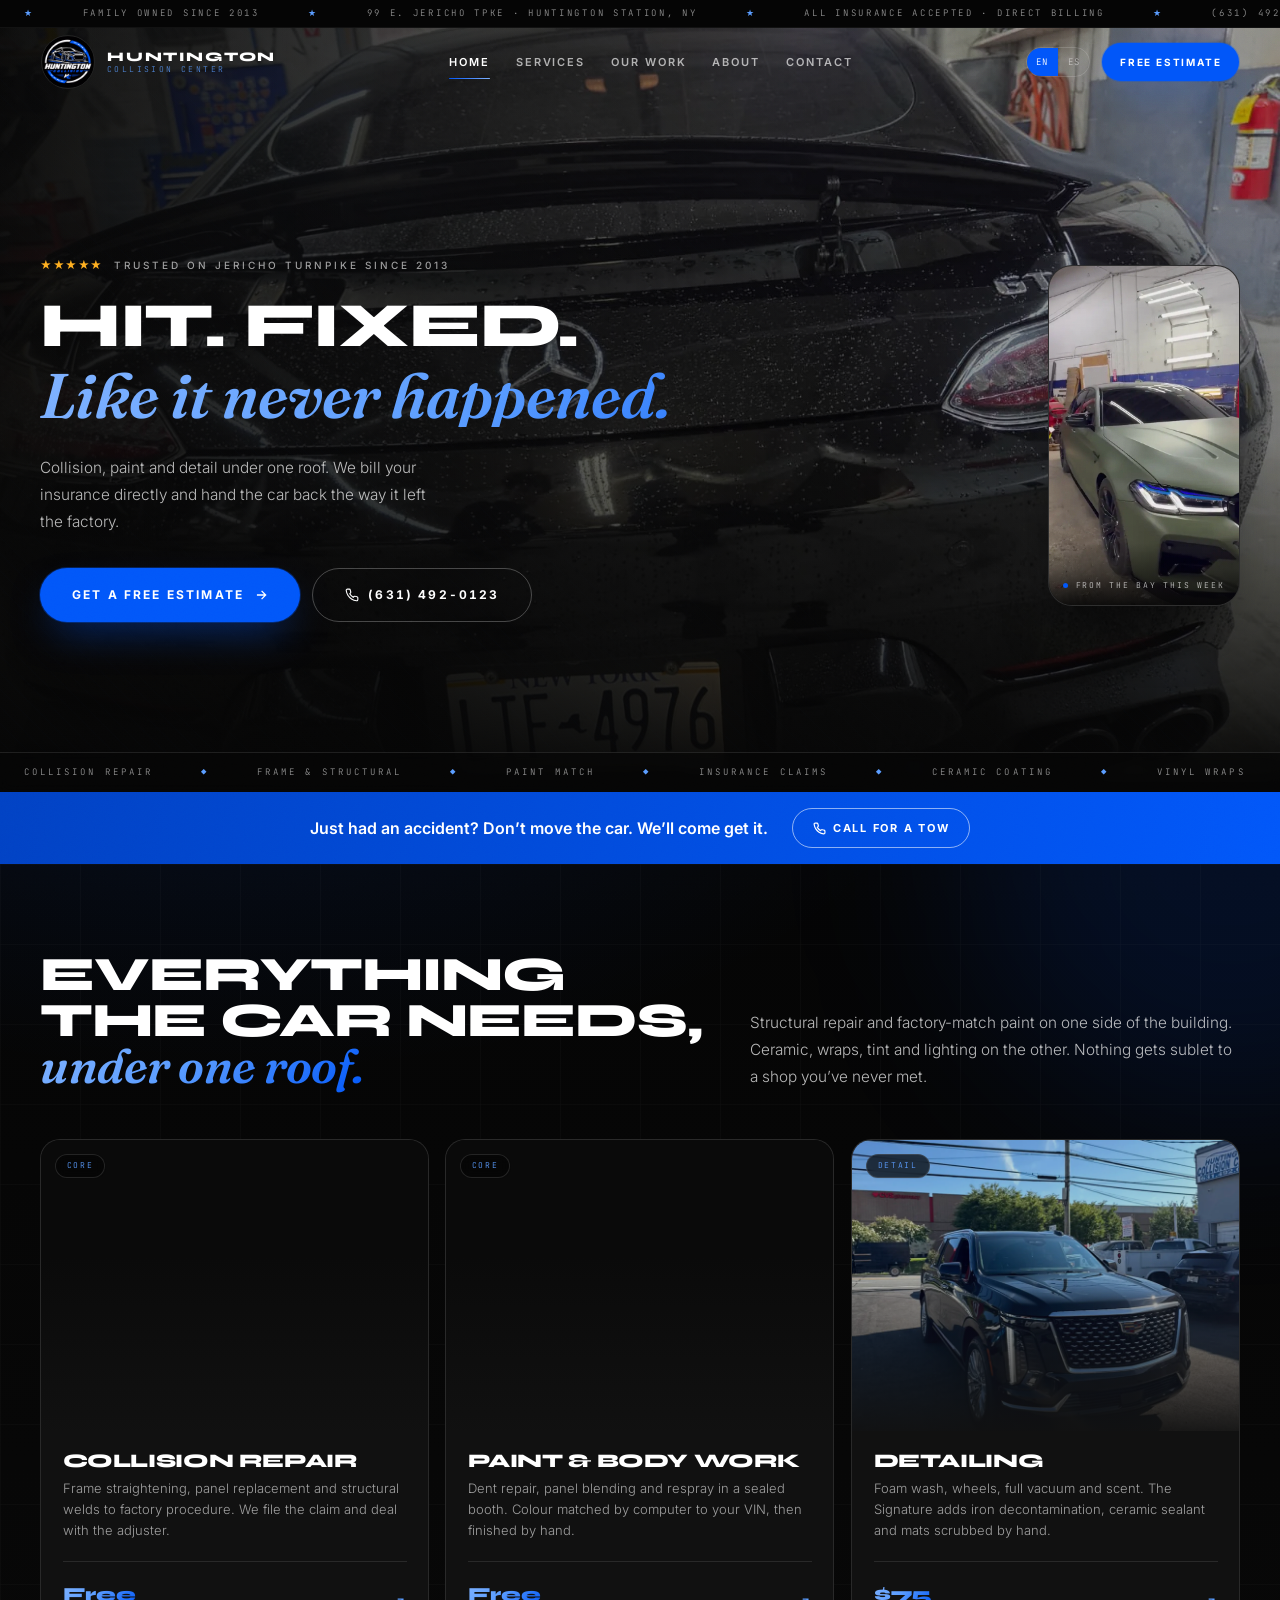
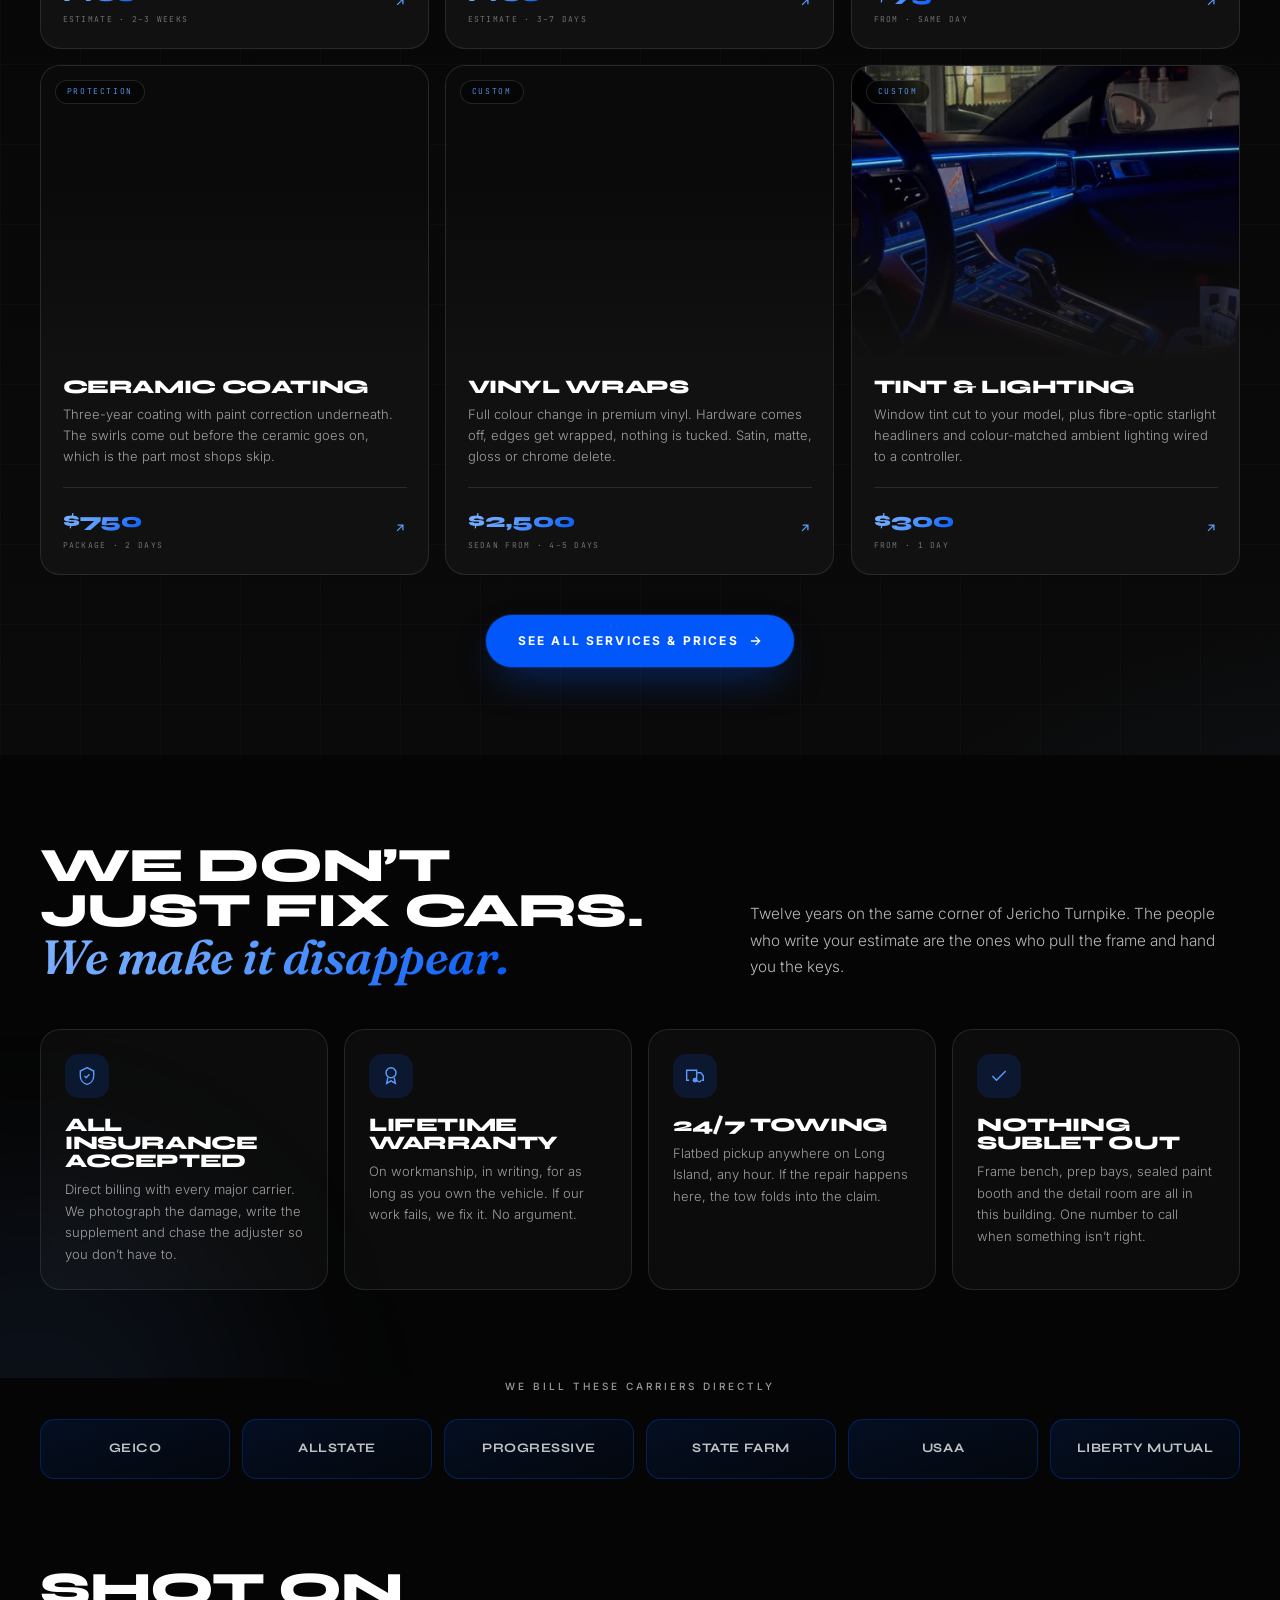
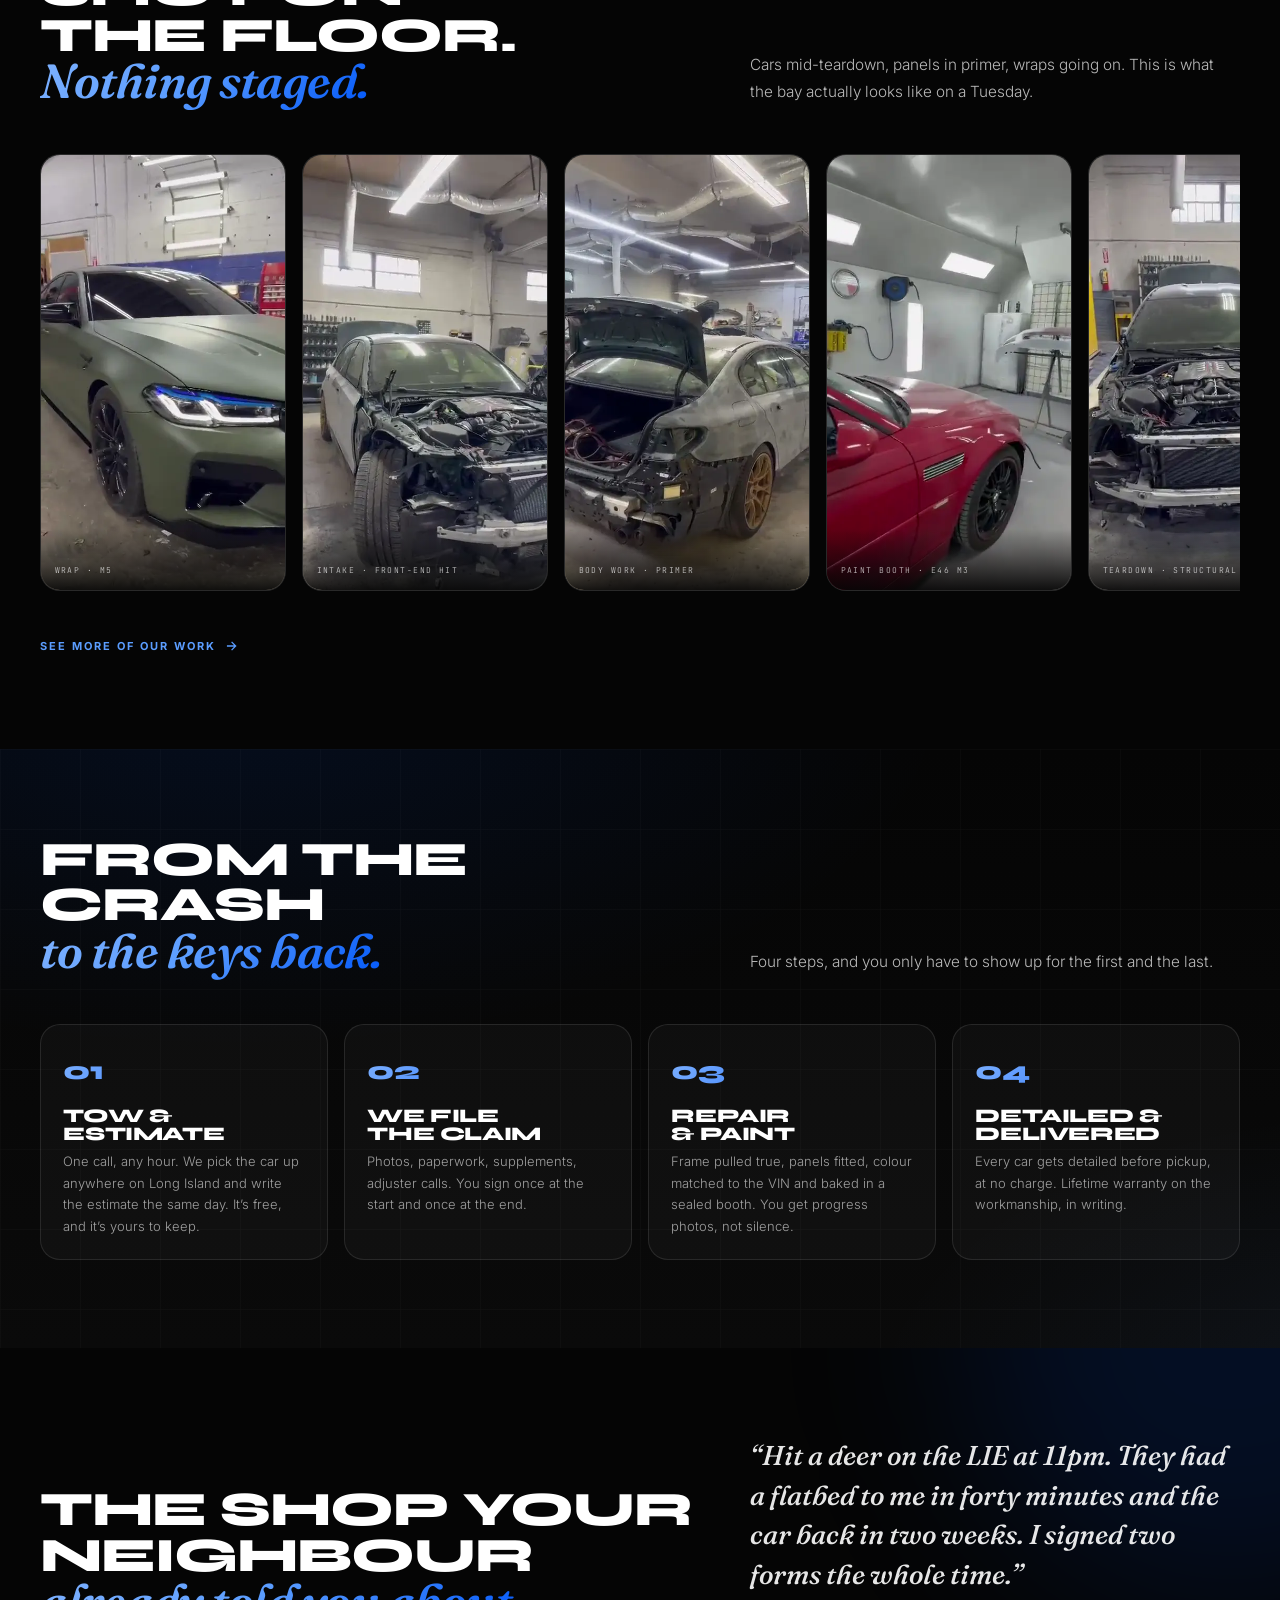
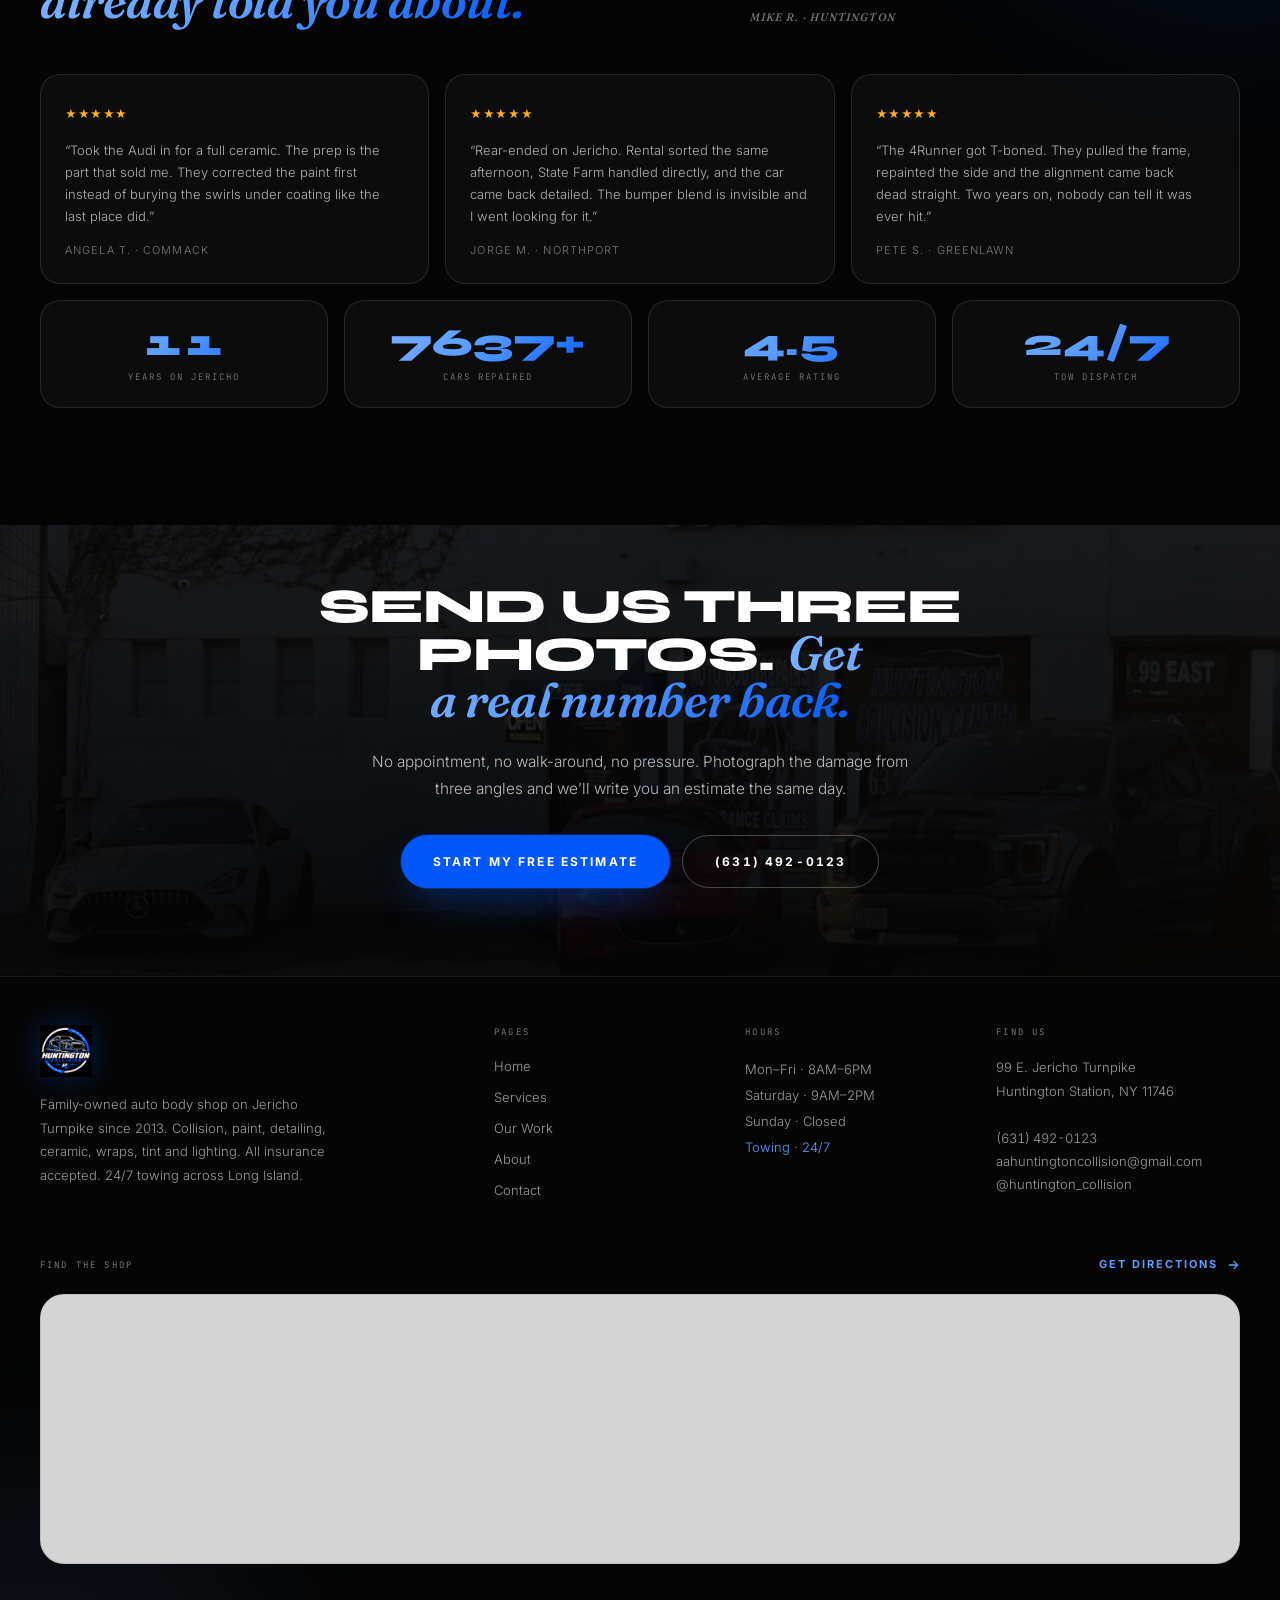
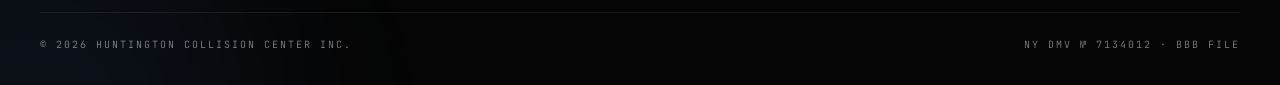
<file: index.html>
<!DOCTYPE html>
<html lang="en">
<head>
<meta charset="UTF-8">
<meta name="viewport" content="width=device-width, initial-scale=1">
<meta name="theme-color" content="#050505">
<title>Huntington Collision Center · Auto Body, Paint &amp; Detail · Huntington Station, NY</title>
<meta name="description" content="Family-owned collision center on Jericho Turnpike since 2013. Collision repair, paint, detailing, ceramic coating, wraps and tint. All insurance accepted, direct billing. 24/7 towing across Long Island. (631) 492-0123.">
<link rel="canonical" href="https://huntingtoncollision.com/">
<meta property="og:type" content="website">
<meta property="og:title" content="Huntington Collision Center · Auto Body &amp; Paint · Huntington Station, NY">
<meta property="og:description" content="Hit. Fixed. Like it never happened. All insurance accepted, direct billing. 24/7 towing across Long Island.">
<meta property="og:image" content="https://huntingtoncollision.com/assets/media/photo/shop-sign.webp">
<link rel="icon" type="image/png" href="assets/brand/logo-180.png">
<link rel="apple-touch-icon" href="assets/brand/logo-180.png">

<link rel="preconnect" href="https://fonts.googleapis.com">
<link rel="preconnect" href="https://fonts.gstatic.com" crossorigin>
<link href="https://fonts.googleapis.com/css2?family=Fraunces:ital,opsz,wght@1,9..144,400..700&family=Inter:wght@300;400;500;600;700&family=JetBrains+Mono:wght@400;500&family=Syne:wght@600;700;800&display=swap" rel="stylesheet">
<link rel="stylesheet" href="assets/styles.css?v=60ea9026">
<link rel="preload" as="image" href="assets/media/photo/hero-amg.webp" fetchpriority="high">

<script>
(function () {
  var d = document.documentElement;
  d.classList.add('js');
  var show = true;
  try { show = !sessionStorage.getItem('hc-seen'); } catch (e) {}
  if (!show) return;
  d.classList.add('loading');
  // Si app.js no llega a ejecutarse (red, parseo, extensión), el loader
  // no puede dejar la página en negro para siempre.
  setTimeout(function () {
    d.classList.remove('loading');
    var l = document.querySelector('.loader');
    if (l && l.parentNode) l.parentNode.removeChild(l);
  }, 6000);
})();
</script>

<script type="application/ld+json">
{"@context":"https://schema.org","@type":"AutoBodyShop","name":"Huntington Collision Center Inc.","url":"https://huntingtoncollision.com/","telephone":"+1-631-492-0123","email":"aahuntingtoncollision@gmail.com","image":"https://huntingtoncollision.com/assets/media/photo/shop-sign.webp","priceRange":"$$","foundingDate":"2013","address":{"@type":"PostalAddress","streetAddress":"99 E. Jericho Turnpike","addressLocality":"Huntington Station","addressRegion":"NY","postalCode":"11746","addressCountry":"US"},"geo":{"@type":"GeoCoordinates","latitude":40.8285718,"longitude":-73.4065708},"openingHoursSpecification":[{"@type":"OpeningHoursSpecification","dayOfWeek":["Monday","Tuesday","Wednesday","Thursday","Friday"],"opens":"08:00","closes":"18:00"},{"@type":"OpeningHoursSpecification","dayOfWeek":"Saturday","opens":"09:00","closes":"14:00"}],"aggregateRating":{"@type":"AggregateRating","ratingValue":"4.8","reviewCount":"127"},"sameAs":["https://www.instagram.com/huntington_collision/"]}
</script>
</head>
<body>

<a class="skip" href="#main" data-en="Skip to content" data-es="Ir al contenido">Skip to content</a>
<div class="grain" aria-hidden="true"></div>
<div class="progress" aria-hidden="true"></div>

<!-- ============ LOADER ============ -->
<div class="loader" role="status"
     aria-label="Loading Huntington Collision Center"
     data-en-aria="Loading Huntington Collision Center"
     data-es-aria="Cargando Huntington Collision Center">
  <div class="loader-in">
    <img class="loader-logo" src="assets/brand/logo.webp" alt="" width="140" height="140" aria-hidden="true">
    <span class="loader-word" translate="no">Huntington Collision</span>
    <span class="loader-bar" aria-hidden="true"><i></i></span>
  </div>
</div>

<!-- ============ TICKER ============ -->
<div class="ticker" aria-hidden="true">
  <div class="ticker-track">
    <div>
      <b>★</b><span>Family owned since 2013</span>
      <b>★</b><span>99 E. Jericho Tpke · Huntington Station, NY</span>
      <b>★</b><span>All insurance accepted · Direct billing</span>
      <b>★</b><span>(631) 492-0123</span>
      <b>★</b><span>24/7 towing across Long Island</span>
    </div>
    <div>
      <b>★</b><span>Family owned since 2013</span>
      <b>★</b><span>99 E. Jericho Tpke · Huntington Station, NY</span>
      <b>★</b><span>All insurance accepted · Direct billing</span>
      <b>★</b><span>(631) 492-0123</span>
      <b>★</b><span>24/7 towing across Long Island</span>
    </div>
  </div>
</div>

<!-- ============ NAV ============ -->
<header class="nav">
  <div class="nav-shell">
    <div class="nav-in">
      <a href="index.html" class="brand" aria-label="Huntington Collision Center, home">
        <span class="brand-mark"><img src="assets/brand/logo.webp" alt="" width="40" height="40" aria-hidden="true"></span>
        <span class="brand-txt" translate="no"><b>Huntington</b><small>Collision Center</small></span>
      </a>

      <nav class="nav-links" aria-label="Main">
        <a href="index.html" class="nav-link active" data-en="Home" data-es="Inicio">Home</a>
        <a href="services.html" class="nav-link" data-en="Services" data-es="Servicios">Services</a>
        <a href="gallery.html" class="nav-link" data-en="Our Work" data-es="Trabajos">Our Work</a>
        <a href="about.html" class="nav-link" data-en="About" data-es="Nosotros">About</a>
        <a href="contact.html" class="nav-link" data-en="Contact" data-es="Contacto">Contact</a>
      </nav>

      <div class="nav-right">
        <div class="lang" role="group" aria-label="Language">
          <button type="button" data-lang="en" aria-pressed="true">EN</button>
          <button type="button" data-lang="es" aria-pressed="false">ES</button>
        </div>
        <a href="#" data-open-quote class="btn btn-primary btn-sm shine magnetic nav-cta"
           data-en="Free Estimate" data-es="Cotizar Gratis">Free Estimate</a>
        <button type="button" id="burger" class="burger" aria-expanded="false" aria-controls="navPanel"
                aria-label="Open menu" data-en-aria="Open menu" data-es-aria="Abrir menú">
          <svg width="22" height="22" viewBox="0 0 24 24" fill="none" stroke="currentColor" stroke-width="1.6" aria-hidden="true"><path d="M3 6h18M3 12h18M3 18h18"/></svg>
        </button>
      </div>
    </div>
  </div>

  <div id="navPanel" class="nav-panel">
    <a href="index.html" class="active" data-en="Home" data-es="Inicio">Home</a>
    <a href="services.html" data-en="Services" data-es="Servicios">Services</a>
    <a href="gallery.html" data-en="Our Work" data-es="Trabajos">Our Work</a>
    <a href="about.html" data-en="About" data-es="Nosotros">About</a>
    <a href="contact.html" data-en="Contact" data-es="Contacto">Contact</a>
  </div>
</header>

<main id="main">

<!-- ============ HERO ============ -->
<section class="hero">
  <div class="hero-media" aria-hidden="true">
    <img src="assets/media/photo/hero-amg.webp" alt="Black Mercedes-AMG GT freshly detailed at the shop door" width="1600" height="1200" decoding="async" fetchpriority="high">
  </div>
  <div class="hero-scrim" aria-hidden="true"></div>
  <div class="hero-stripes diagonal-stripes" aria-hidden="true"></div>

  <div class="wrap hero-body">
    <div>
      <p class="kicker rise">
        <span class="stars" aria-hidden="true">★★★★★</span>
        <span data-en="Trusted on Jericho Turnpike since 2013" data-es="De confianza en Jericho Turnpike desde 2013">Trusted on Jericho Turnpike since 2013</span>
      </p>

      <h1 class="display h-hero" style="margin-top:1.1rem">
        <span class="mask"><span data-en="Hit. Fixed." data-es="Chocado. Listo.">Hit. Fixed.</span></span>
        <span class="mask"><span class="accent gradient-text" data-en="Like it never happened." data-es="Como si nada.">Like it never happened.</span></span>
      </h1>

      <p class="lede rise"
         data-en="Collision, paint and detail under one roof. We bill your insurance directly and hand the car back the way it left the factory."
         data-es="Colisión, pintura y detallado bajo un mismo techo. Facturamos directo a tu aseguradora y te entregamos el carro como salió de fábrica.">
        Collision, paint and detail under one roof. We bill your insurance directly and hand the car back the way it left the factory.
      </p>

      <div class="hero-cta rise">
        <a href="#" data-open-quote class="btn btn-primary btn-lg shine magnetic">
          <span data-en="Get a Free Estimate" data-es="Cotización Gratis">Get a Free Estimate</span>
          <svg width="14" height="14" viewBox="0 0 24 24" fill="none" stroke="currentColor" stroke-width="2.2" aria-hidden="true"><path d="M5 12h14M13 5l7 7-7 7"/></svg>
        </a>
        <a href="tel:+16314920123" class="btn btn-ghost btn-lg magnetic">
          <svg width="14" height="14" viewBox="0 0 24 24" fill="none" stroke="currentColor" stroke-width="1.9" aria-hidden="true"><path d="M22 16.9v3a2 2 0 0 1-2.2 2 19.8 19.8 0 0 1-8.6-3.1 19.5 19.5 0 0 1-6-6A19.8 19.8 0 0 1 2.1 4.2 2 2 0 0 1 4.1 2h3a2 2 0 0 1 2 1.7c.1 1 .4 1.9.7 2.8a2 2 0 0 1-.5 2.1L8.1 9.9a16 16 0 0 0 6 6l1.3-1.3a2 2 0 0 1 2.1-.4c.9.3 1.8.6 2.8.7a2 2 0 0 1 1.7 2z"/></svg>
          <span class="num">(631)&nbsp;492-0123</span>
        </a>
      </div>
    </div>

    <div class="hero-reel rise tilt sheen" data-tilt="5">
      <div class="tilt-in" style="height:100%">
        <video data-auto muted loop playsinline preload="metadata"
               poster="assets/media/video/hero-bay.webp" width="576" height="1024"
               aria-label="Satin green BMW M5 on the Huntington Collision shop floor"
               data-en-aria="Satin green BMW M5 on the Huntington Collision shop floor"
               data-es-aria="BMW M5 verde satinado en el taller de Huntington Collision">
          <source src="assets/media/video/hero-bay.mp4" type="video/mp4">
        </video>
        <span class="hero-reel-tag" data-en="From the bay this week" data-es="Del taller esta semana">From the bay this week</span>
      </div>
    </div>
  </div>

  <div class="hero-marquee" aria-hidden="true">
    <div class="ticker-track">
      <div>
        <span>Collision Repair</span><b>◆</b><span>Frame &amp; Structural</span><b>◆</b><span>Paint Match</span><b>◆</b>
        <span>Insurance Claims</span><b>◆</b><span>Ceramic Coating</span><b>◆</b><span>Vinyl Wraps</span><b>◆</b>
        <span>Window Tint</span><b>◆</b><span>Detailing</span><b>◆</b><span>Starlights</span><b>◆</b><span>24/7 Towing</span><b>◆</b>
      </div>
      <div>
        <span>Collision Repair</span><b>◆</b><span>Frame &amp; Structural</span><b>◆</b><span>Paint Match</span><b>◆</b>
        <span>Insurance Claims</span><b>◆</b><span>Ceramic Coating</span><b>◆</b><span>Vinyl Wraps</span><b>◆</b>
        <span>Window Tint</span><b>◆</b><span>Detailing</span><b>◆</b><span>Starlights</span><b>◆</b><span>24/7 Towing</span><b>◆</b>
      </div>
    </div>
  </div>
</section>

<!-- ============ URGENCIA ============ -->
<section class="urgent" aria-labelledby="urgent-h">
  <div class="wrap urgent-in">
    <p id="urgent-h" data-en="Just had an accident? Don’t move the car. We’ll come get it." data-es="¿Acabas de chocar? No muevas el carro. Nosotros lo recogemos.">Just had an accident? Don’t move the car. We’ll come get it.</p>
    <a href="tel:+16314920123" class="magnetic">
      <svg width="13" height="13" viewBox="0 0 24 24" fill="none" stroke="currentColor" stroke-width="2.2" aria-hidden="true"><path d="M22 16.9v3a2 2 0 0 1-2.2 2 19.8 19.8 0 0 1-8.6-3.1 19.5 19.5 0 0 1-6-6A19.8 19.8 0 0 1 2.1 4.2 2 2 0 0 1 4.1 2h3a2 2 0 0 1 2 1.7c.1 1 .4 1.9.7 2.8a2 2 0 0 1-.5 2.1L8.1 9.9a16 16 0 0 0 6 6l1.3-1.3a2 2 0 0 1 2.1-.4c.9.3 1.8.6 2.8.7a2 2 0 0 1 1.7 2z"/></svg>
      <span data-en="Call for a tow" data-es="Llamar por grúa">Call for a tow</span>
    </a>
  </div>
</section>

<!-- ============ SERVICIOS ============ -->
<section class="section noise-bg" aria-labelledby="svc-h">
  <div class="blob blob-a" aria-hidden="true"></div>
  <div class="grid-lines" aria-hidden="true"></div>

  <div class="wrap">
    <div class="head rise">
      <h2 id="svc-h" class="display h-1">
        <span data-en="Everything the car needs," data-es="Todo lo que el carro necesita,">Everything the car needs,</span><br>
        <span class="accent gradient-text" data-en="under one roof." data-es="bajo un mismo techo.">under one roof.</span>
      </h2>
      <p class="lede"
         data-en="Structural repair and factory-match paint on one side of the building. Ceramic, wraps, tint and lighting on the other. Nothing gets sublet to a shop you’ve never met."
         data-es="Reparación estructural y pintura color-fábrica de un lado del taller. Cerámico, vinilos, polarizado e iluminación del otro. Nada se manda a un taller que nunca has visto.">
        Structural repair and factory-match paint on one side of the building. Ceramic, wraps, tint and lighting on the other. Nothing gets sublet to a shop you’ve never met.
      </p>
    </div>

    <div class="cards rise-kids" style="grid-template-columns:repeat(auto-fit,minmax(min(100%,290px),1fr))">

      <article class="svc-card tilt sheen" data-tilt="4">
        <div class="tilt-in">
          <div class="svc-media">
            <img src="assets/media/photo/collision-white.webp" alt="White Mercedes with the front end torn off after a collision" width="1600" height="2134" loading="lazy" decoding="async">
            <span class="svc-tag" data-en="Core" data-es="Núcleo">Core</span>
          </div>
          <div class="svc-body">
            <h3 class="display h-3" data-en="Collision Repair" data-es="Reparación de Colisión">Collision Repair</h3>
            <p data-en="Frame straightening, panel replacement and structural welds to factory procedure. We file the claim and deal with the adjuster." data-es="Enderezado de chasis, cambio de paneles y soldadura estructural según procedimiento de fábrica. Abrimos el reclamo y lidiamos con el ajustador.">Frame straightening, panel replacement and structural welds to factory procedure. We file the claim and deal with the adjuster.</p>
            <div class="svc-foot">
              <span>
                <span class="svc-price gradient-text" data-en="Free" data-es="Gratis">Free</span>
                <span class="svc-time" data-en="Estimate · 2–3 weeks" data-es="Cotización · 2–3 semanas">Estimate · 2–3 weeks</span>
              </span>
              <a href="services.html#collision" class="link-arrow" aria-label="Collision repair details" data-es-aria="Detalles de reparación de colisión">
                <svg width="14" height="14" viewBox="0 0 24 24" fill="none" stroke="currentColor" stroke-width="2.2" aria-hidden="true"><path d="M7 17 17 7M8 7h9v9"/></svg>
              </a>
            </div>
          </div>
        </div>
      </article>

      <article class="svc-card tilt sheen" data-tilt="4">
        <div class="tilt-in">
          <div class="svc-media">
            <img src="assets/media/photo/paint-booth.webp" alt="Panel in primer and colour inside the sealed paint booth" width="1600" height="2846" loading="lazy" decoding="async">
            <span class="svc-tag" data-en="Core" data-es="Núcleo">Core</span>
          </div>
          <div class="svc-body">
            <h3 class="display h-3" data-en="Paint &amp; Body Work" data-es="Pintura y Carrocería">Paint &amp; Body Work</h3>
            <p data-en="Dent repair, panel blending and respray in a sealed booth. Colour matched by computer to your VIN, then finished by hand." data-es="Reparación de abolladuras, mezclado de paneles y repintado en cabina sellada. Color igualado por computadora a tu VIN y acabado a mano.">Dent repair, panel blending and respray in a sealed booth. Colour matched by computer to your VIN, then finished by hand.</p>
            <div class="svc-foot">
              <span>
                <span class="svc-price gradient-text" data-en="Free" data-es="Gratis">Free</span>
                <span class="svc-time" data-en="Estimate · 3–7 days" data-es="Cotización · 3–7 días">Estimate · 3–7 days</span>
              </span>
              <a href="services.html#collision" class="link-arrow" aria-label="Paint and body details" data-es-aria="Detalles de pintura y carrocería">
                <svg width="14" height="14" viewBox="0 0 24 24" fill="none" stroke="currentColor" stroke-width="2.2" aria-hidden="true"><path d="M7 17 17 7M8 7h9v9"/></svg>
              </a>
            </div>
          </div>
        </div>
      </article>

      <article class="svc-card tilt sheen" data-tilt="4">
        <div class="tilt-in">
          <div class="svc-media">
            <img src="assets/media/photo/detail-escalade.webp" alt="Clean black Cadillac Escalade in the lot after a full detail" width="1600" height="2134" loading="lazy" decoding="async">
            <span class="svc-tag" data-en="Detail" data-es="Detalle">Detail</span>
          </div>
          <div class="svc-body">
            <h3 class="display h-3" data-en="Detailing" data-es="Detallado">Detailing</h3>
            <p data-en="Foam wash, wheels, full vacuum and scent. The Signature adds iron decontamination, ceramic sealant and mats scrubbed by hand." data-es="Lavado en espuma, rines, aspirado completo y aroma. El Signature añade descontaminación de hierro, sellador cerámico y tapetes tallados a mano.">Foam wash, wheels, full vacuum and scent. The Signature adds iron decontamination, ceramic sealant and mats scrubbed by hand.</p>
            <div class="svc-foot">
              <span>
                <span class="svc-price gradient-text num">$75</span>
                <span class="svc-time" data-en="From · Same day" data-es="Desde · Mismo día">From · Same day</span>
              </span>
              <a href="services.html#detail" class="link-arrow" aria-label="Detailing details" data-es-aria="Detalles de detallado">
                <svg width="14" height="14" viewBox="0 0 24 24" fill="none" stroke="currentColor" stroke-width="2.2" aria-hidden="true"><path d="M7 17 17 7M8 7h9v9"/></svg>
              </a>
            </div>
          </div>
        </div>
      </article>

      <article class="svc-card tilt sheen" data-tilt="4">
        <div class="tilt-in">
          <div class="svc-media">
            <img src="assets/media/photo/ceramic-amg.webp" alt="Black Mercedes-AMG GT with a mirror finish after ceramic coating" width="1600" height="1200" loading="lazy" decoding="async">
            <span class="svc-tag" data-en="Protection" data-es="Protección">Protection</span>
          </div>
          <div class="svc-body">
            <h3 class="display h-3" data-en="Ceramic Coating" data-es="Cerámico">Ceramic Coating</h3>
            <p data-en="Three-year coating with paint correction underneath. The swirls come out before the ceramic goes on, which is the part most shops skip." data-es="Recubrimiento de tres años con corrección de pintura debajo. Los remolinos salen antes de aplicar el cerámico, la parte que casi todos se saltan.">Three-year coating with paint correction underneath. The swirls come out before the ceramic goes on, which is the part most shops skip.</p>
            <div class="svc-foot">
              <span>
                <span class="svc-price gradient-text num">$750</span>
                <span class="svc-time" data-en="Package · 2 days" data-es="Paquete · 2 días">Package · 2 days</span>
              </span>
              <a href="services.html#detail" class="link-arrow" aria-label="Ceramic coating details" data-es-aria="Detalles de cerámico">
                <svg width="14" height="14" viewBox="0 0 24 24" fill="none" stroke="currentColor" stroke-width="2.2" aria-hidden="true"><path d="M7 17 17 7M8 7h9v9"/></svg>
              </a>
            </div>
          </div>
        </div>
      </article>

      <article class="svc-card tilt sheen" data-tilt="4">
        <div class="tilt-in">
          <div class="svc-media">
            <img src="assets/media/photo/wrap-purple.webp" alt="Mercedes in a purple colour-shift vinyl wrap, hood raised" width="1600" height="2134" loading="lazy" decoding="async">
            <span class="svc-tag" data-en="Custom" data-es="Custom">Custom</span>
          </div>
          <div class="svc-body">
            <h3 class="display h-3" data-en="Vinyl Wraps" data-es="Vinilos">Vinyl Wraps</h3>
            <p data-en="Full colour change in premium vinyl. Hardware comes off, edges get wrapped, nothing is tucked. Satin, matte, gloss or chrome delete." data-es="Cambio de color completo en vinilo premium. Los herrajes se desmontan, los bordes se envuelven. Satinado, mate, brillante o chrome delete.">Full colour change in premium vinyl. Hardware comes off, edges get wrapped, nothing is tucked. Satin, matte, gloss or chrome delete.</p>
            <div class="svc-foot">
              <span>
                <span class="svc-price gradient-text num">$2,500</span>
                <span class="svc-time" data-en="Sedan from · 4–5 days" data-es="Sedán desde · 4–5 días">Sedan from · 4–5 days</span>
              </span>
              <a href="services.html#style" class="link-arrow" aria-label="Vinyl wrap details" data-es-aria="Detalles de vinilos">
                <svg width="14" height="14" viewBox="0 0 24 24" fill="none" stroke="currentColor" stroke-width="2.2" aria-hidden="true"><path d="M7 17 17 7M8 7h9v9"/></svg>
              </a>
            </div>
          </div>
        </div>
      </article>

      <article class="svc-card tilt sheen" data-tilt="4">
        <div class="tilt-in">
          <div class="svc-media">
            <img src="assets/media/photo/ambient-blue.webp" alt="Blue ambient lighting running along the dash and doors" width="471" height="1024" loading="lazy" decoding="async">
            <span class="svc-tag" data-en="Custom" data-es="Custom">Custom</span>
          </div>
          <div class="svc-body">
            <h3 class="display h-3" data-en="Tint &amp; Lighting" data-es="Polarizado e Iluminación">Tint &amp; Lighting</h3>
            <p data-en="Window tint cut to your model, plus fibre-optic starlight headliners and colour-matched ambient lighting wired to a controller." data-es="Polarizado cortado a tu modelo, más cielos de fibra óptica y luz ambiental a juego conectada a un controlador.">Window tint cut to your model, plus fibre-optic starlight headliners and colour-matched ambient lighting wired to a controller.</p>
            <div class="svc-foot">
              <span>
                <span class="svc-price gradient-text num">$300</span>
                <span class="svc-time" data-en="From · 1 day" data-es="Desde · 1 día">From · 1 day</span>
              </span>
              <a href="services.html#style" class="link-arrow" aria-label="Tint and lighting details" data-es-aria="Detalles de polarizado e iluminación">
                <svg width="14" height="14" viewBox="0 0 24 24" fill="none" stroke="currentColor" stroke-width="2.2" aria-hidden="true"><path d="M7 17 17 7M8 7h9v9"/></svg>
              </a>
            </div>
          </div>
        </div>
      </article>

    </div>

    <div class="rise" style="display:flex;justify-content:center;margin-top:2.5rem">
      <a href="services.html" class="btn btn-primary btn-lg shine magnetic">
        <span data-en="See All Services &amp; Prices" data-es="Ver Servicios y Precios">See All Services &amp; Prices</span>
        <svg width="14" height="14" viewBox="0 0 24 24" fill="none" stroke="currentColor" stroke-width="2.2" aria-hidden="true"><path d="M5 12h14M13 5l7 7-7 7"/></svg>
      </a>
    </div>
  </div>
</section>

<!-- ============ POR QUÉ ============ -->
<section class="section" aria-labelledby="why-h">
  <div class="blob blob-b" aria-hidden="true"></div>

  <div class="wrap">
    <div class="head rise">
      <h2 id="why-h" class="display h-1">
        <span data-en="We don’t just fix cars." data-es="No solo arreglamos carros.">We don’t just fix cars.</span><br>
        <span class="accent gradient-text" data-en="We make it disappear." data-es="Hacemos que no se note.">We make it disappear.</span>
      </h2>
      <p class="lede"
         data-en="Twelve years on the same corner of Jericho Turnpike. The people who write your estimate are the ones who pull the frame and hand you the keys."
         data-es="Doce años en la misma esquina de Jericho Turnpike. La gente que escribe tu cotización es la que endereza el chasis y te entrega las llaves.">
        Twelve years on the same corner of Jericho Turnpike. The people who write your estimate are the ones who pull the frame and hand you the keys.
      </p>
    </div>

    <div class="cards rise-kids">
      <div class="card sheen">
        <div class="card-icon">
          <svg width="20" height="20" viewBox="0 0 24 24" fill="none" stroke="currentColor" stroke-width="1.7" aria-hidden="true"><path d="M12 2 4 6v6c0 5 3.4 9 8 10 4.6-1 8-5 8-10V6z"/><path d="m9 12 2 2 4-4"/></svg>
        </div>
        <h3 class="display h-3" data-en="All insurance accepted" data-es="Todos los seguros">All insurance accepted</h3>
        <p data-en="Direct billing with every major carrier. We photograph the damage, write the supplement and chase the adjuster so you don’t have to." data-es="Facturación directa con las aseguradoras grandes. Fotografiamos el daño, escribimos el suplemento y perseguimos al ajustador para que tú no tengas que hacerlo.">Direct billing with every major carrier. We photograph the damage, write the supplement and chase the adjuster so you don’t have to.</p>
      </div>

      <div class="card sheen">
        <div class="card-icon">
          <svg width="20" height="20" viewBox="0 0 24 24" fill="none" stroke="currentColor" stroke-width="1.7" aria-hidden="true"><circle cx="12" cy="8" r="6"/><path d="m8.2 13.9-1.4 7 5.2-3.1 5.2 3.1-1.4-7"/></svg>
        </div>
        <h3 class="display h-3" data-en="Lifetime warranty" data-es="Garantía de por vida">Lifetime warranty</h3>
        <p data-en="On workmanship, in writing, for as long as you own the vehicle. If our work fails, we fix it. No argument." data-es="En mano de obra, por escrito, mientras seas dueño del vehículo. Si nuestro trabajo falla, lo arreglamos. Sin discusión.">On workmanship, in writing, for as long as you own the vehicle. If our work fails, we fix it. No argument.</p>
      </div>

      <div class="card sheen">
        <div class="card-icon">
          <svg width="20" height="20" viewBox="0 0 24 24" fill="none" stroke="currentColor" stroke-width="1.7" aria-hidden="true"><path d="M10 17h4V5H2v12h3m5 0a2 2 0 1 0 4 0m-4 0a2 2 0 1 1 4 0m1-9h4l3 4v5h-2m-5 0a2 2 0 1 0 4 0"/></svg>
        </div>
        <h3 class="display h-3" data-en="24/7 towing" data-es="Grúa 24/7">24/7 towing</h3>
        <p data-en="Flatbed pickup anywhere on Long Island, any hour. If the repair happens here, the tow folds into the claim." data-es="Recogida en plataforma en todo Long Island, a cualquier hora. Si la reparación se hace aquí, la grúa entra en el reclamo.">Flatbed pickup anywhere on Long Island, any hour. If the repair happens here, the tow folds into the claim.</p>
      </div>

      <div class="card sheen">
        <div class="card-icon">
          <svg width="20" height="20" viewBox="0 0 24 24" fill="none" stroke="currentColor" stroke-width="1.7" aria-hidden="true"><path d="M20 6 9 17l-5-5"/></svg>
        </div>
        <h3 class="display h-3" data-en="Nothing sublet out" data-es="Nada se manda fuera">Nothing sublet out</h3>
        <p data-en="Frame bench, prep bays, sealed paint booth and the detail room are all in this building. One number to call when something isn’t right." data-es="Banco de chasis, preparación, cabina sellada y sala de detallado están en este edificio. Un solo número al que llamar si algo no queda bien.">Frame bench, prep bays, sealed paint booth and the detail room are all in this building. One number to call when something isn’t right.</p>
      </div>
    </div>
  </div>
</section>

<!-- ============ ASEGURADORAS ============ -->
<section class="section" style="padding-block:0" aria-labelledby="ins-h">
  <div class="wrap">
    <h2 id="ins-h" class="kicker rise" style="justify-content:center;width:100%;display:flex;margin-bottom:1.5rem"
        data-en="We bill these carriers directly" data-es="Facturamos directo a estas aseguradoras">We bill these carriers directly</h2>
    <div class="carriers rise" translate="no">
      <div>GEICO</div><div>Allstate</div><div>Progressive</div>
      <div>State Farm</div><div>USAA</div><div>Liberty Mutual</div>
    </div>
  </div>
</section>

<!-- ============ TRABAJO ============ -->
<section class="section" aria-labelledby="work-h">
  <div class="wrap">
    <div class="head rise">
      <h2 id="work-h" class="display h-1">
        <span data-en="Shot on the floor." data-es="Grabado en el taller.">Shot on the floor.</span><br>
        <span class="accent gradient-text" data-en="Nothing staged." data-es="Nada montado.">Nothing staged.</span>
      </h2>
      <p class="lede"
         data-en="Cars mid-teardown, panels in primer, wraps going on. This is what the bay actually looks like on a Tuesday."
         data-es="Carros a medio desarmar, paneles en primer, vinilos entrando. Así se ve el taller un martes cualquiera.">
        Cars mid-teardown, panels in primer, wraps going on. This is what the bay actually looks like on a Tuesday.
      </p>
    </div>

    <div class="reel-strip rise" role="list">
      <div class="reel" role="listitem">
        <video data-auto muted loop playsinline preload="none" poster="assets/media/video/reel-green-bay.webp" width="464" height="832" aria-label="Wrapped M5 parked in the bay" data-es-aria="M5 forrado en el taller"><source src="assets/media/video/reel-green-bay.mp4" type="video/mp4"></video>
        <span class="reel-tag" data-en="Wrap · M5" data-es="Vinilo · M5">Wrap · M5</span>
      </div>
      <div class="reel" role="listitem">
        <video data-auto muted loop playsinline preload="none" poster="assets/media/video/reel-wreck.webp" width="464" height="832" aria-label="Front-end collision damage at intake" data-es-aria="Daño frontal al ingreso"><source src="assets/media/video/reel-wreck.mp4" type="video/mp4"></video>
        <span class="reel-tag" data-en="Intake · front-end hit" data-es="Ingreso · golpe frontal">Intake · front-end hit</span>
      </div>
      <div class="reel" role="listitem">
        <video data-auto muted loop playsinline preload="none" poster="assets/media/video/reel-primer-open.webp" width="464" height="832" aria-label="Rear quarter panel in primer" data-es-aria="Panel trasero en primer"><source src="assets/media/video/reel-primer-open.mp4" type="video/mp4"></video>
        <span class="reel-tag" data-en="Body work · primer" data-es="Carrocería · primer">Body work · primer</span>
      </div>
      <div class="reel" role="listitem">
        <video data-auto muted loop playsinline preload="none" poster="assets/media/video/reel-booth-red.webp" width="464" height="832" aria-label="Red BMW M3 inside the paint booth" data-es-aria="BMW M3 rojo en la cabina"><source src="assets/media/video/reel-booth-red.mp4" type="video/mp4"></video>
        <span class="reel-tag" data-en="Paint booth · E46 M3" data-es="Cabina · E46 M3">Paint booth · E46 M3</span>
      </div>
      <div class="reel" role="listitem">
        <video data-auto muted loop playsinline preload="none" poster="assets/media/video/reel-stripped.webp" width="464" height="832" aria-label="Vehicle stripped to the frame rails" data-es-aria="Vehículo desarmado hasta el chasis"><source src="assets/media/video/reel-stripped.mp4" type="video/mp4"></video>
        <span class="reel-tag" data-en="Teardown · structural" data-es="Desarme · estructural">Teardown · structural</span>
      </div>
      <div class="reel" role="listitem">
        <video data-auto muted loop playsinline preload="none" poster="assets/media/video/reel-green-sign.webp" width="464" height="832" aria-label="Finished wrap leaving past the shop sign" data-es-aria="Vinilo terminado saliendo del taller"><source src="assets/media/video/reel-green-sign.mp4" type="video/mp4"></video>
        <span class="reel-tag" data-en="Delivery · 99 E. Jericho" data-es="Entrega · 99 E. Jericho">Delivery · 99 E. Jericho</span>
      </div>
      <div class="reel" role="listitem">
        <video data-auto muted loop playsinline preload="none" poster="assets/media/video/reel-escalade-sign.webp" width="464" height="740" aria-label="Black Cadillac Escalade leaving past the shop sign" data-en-aria="Black Cadillac Escalade leaving past the shop sign" data-es-aria="Cadillac Escalade saliendo frente al letrero"><source src="assets/media/video/reel-escalade-sign.mp4" type="video/mp4"></video>
        <span class="reel-tag" data-en="Escalade · delivered" data-es="Escalade · entregado">Escalade · delivered</span>
      </div>
      <div class="reel" role="listitem">
        <video data-auto muted loop playsinline preload="none" poster="assets/media/video/reel-tesla-wreck.webp" width="464" height="832" aria-label="Red Tesla with the front end destroyed on intake" data-en-aria="Red Tesla with the front end destroyed on intake" data-es-aria="Tesla rojo con el frente destrozado al ingreso"><source src="assets/media/video/reel-tesla-wreck.mp4" type="video/mp4"></video>
        <span class="reel-tag" data-en="Intake · Tesla front hit" data-es="Ingreso · Tesla golpe frontal">Intake · Tesla front hit</span>
      </div>
      <div class="reel" role="listitem">
        <video data-auto muted loop playsinline preload="none" poster="assets/media/video/reel-porsche-out.webp" width="464" height="832" aria-label="White Porsche Cayman cleaned and ready outside the shop" data-en-aria="White Porsche Cayman cleaned and ready outside the shop" data-es-aria="Porsche Cayman limpio y listo afuera del taller"><source src="assets/media/video/reel-porsche-out.mp4" type="video/mp4"></video>
        <span class="reel-tag" data-en="Cayman · ready" data-es="Cayman · listo">Cayman · ready</span>
      </div>
    </div>

    <div class="rise" style="margin-top:1.5rem">
      <a href="gallery.html" class="link-arrow sweep">
        <span data-en="See more of our work" data-es="Ver más trabajos">See more of our work</span>
        <svg width="14" height="14" viewBox="0 0 24 24" fill="none" stroke="currentColor" stroke-width="2.2" aria-hidden="true"><path d="M5 12h14M13 5l7 7-7 7"/></svg>
      </a>
    </div>
  </div>
</section>

<!-- ============ PROCESO ============ -->
<section class="section noise-bg" aria-labelledby="proc-h">
  <div class="grid-lines" aria-hidden="true"></div>
  <div class="wrap">
    <div class="head rise">
      <h2 id="proc-h" class="display h-1">
        <span data-en="From the crash" data-es="Del choque">From the crash</span><br>
        <span class="accent gradient-text" data-en="to the keys back." data-es="a las llaves de vuelta.">to the keys back.</span>
      </h2>
      <p class="lede" data-en="Four steps, and you only have to show up for the first and the last." data-es="Cuatro pasos, y solo tienes que aparecer para el primero y el último.">Four steps, and you only have to show up for the first and the last.</p>
    </div>

    <ol class="steps rise-kids">
      <li class="step sheen">
        <h3 class="display h-3" data-en="Tow &amp; estimate" data-es="Grúa y cotización">Tow &amp; estimate</h3>
        <p data-en="One call, any hour. We pick the car up anywhere on Long Island and write the estimate the same day. It’s free, and it’s yours to keep." data-es="Una llamada, a cualquier hora. Recogemos el carro en todo Long Island y escribimos la cotización el mismo día. Es gratis, y es tuya.">One call, any hour. We pick the car up anywhere on Long Island and write the estimate the same day. It’s free, and it’s yours to keep.</p>
      </li>
      <li class="step sheen">
        <h3 class="display h-3" data-en="We file the claim" data-es="Abrimos el reclamo">We file the claim</h3>
        <p data-en="Photos, paperwork, supplements, adjuster calls. You sign once at the start and once at the end." data-es="Fotos, papeleo, suplementos, llamadas al ajustador. Firmas una vez al inicio y una al final.">Photos, paperwork, supplements, adjuster calls. You sign once at the start and once at the end.</p>
      </li>
      <li class="step sheen">
        <h3 class="display h-3" data-en="Repair &amp; paint" data-es="Reparación y pintura">Repair &amp; paint</h3>
        <p data-en="Frame pulled true, panels fitted, colour matched to the VIN and baked in a sealed booth. You get progress photos, not silence." data-es="Chasis enderezado, paneles ajustados, color igualado al VIN y horneado en cabina sellada. Recibes fotos del avance, no silencio.">Frame pulled true, panels fitted, colour matched to the VIN and baked in a sealed booth. You get progress photos, not silence.</p>
      </li>
      <li class="step sheen">
        <h3 class="display h-3" data-en="Detailed &amp; delivered" data-es="Detallado y entregado">Detailed &amp; delivered</h3>
        <p data-en="Every car gets detailed before pickup, at no charge. Lifetime warranty on the workmanship, in writing." data-es="Cada carro se detalla antes de la entrega, sin cargo. Garantía de por vida en la mano de obra, por escrito.">Every car gets detailed before pickup, at no charge. Lifetime warranty on the workmanship, in writing.</p>
      </li>
    </ol>
  </div>
</section>

<!-- ============ RESEÑAS ============ -->
<section class="section" aria-labelledby="rev-h">
  <div class="blob blob-a" aria-hidden="true"></div>
  <div class="wrap">
    <div class="head rise">
      <h2 id="rev-h" class="display h-1">
        <span data-en="The shop your neighbour" data-es="El taller que tu vecino">The shop your neighbour</span><br>
        <span class="accent gradient-text" data-en="already told you about." data-es="ya te recomendó.">already told you about.</span>
      </h2>
      <blockquote class="quote-lead">
        <p data-en="“Hit a deer on the LIE at 11pm. They had a flatbed to me in forty minutes and the car back in two weeks. I signed two forms the whole time.”"
           data-es="“Choqué con un venado en la LIE a las 11pm. Tenían la plataforma conmigo en cuarenta minutos y el carro de vuelta en dos semanas. Firmé dos formularios en total.”">
          “Hit a deer on the LIE at 11pm. They had a flatbed to me in forty minutes and the car back in two weeks. I signed two forms the whole time.”
        </p>
        <footer class="review-by" style="margin-top:1rem">Mike R. · Huntington</footer>
      </blockquote>
    </div>

    <div class="reviews rise-kids">
      <div class="review sheen">
        <div class="stars" aria-label="5 out of 5 stars">★★★★★</div>
        <p data-en="“Took the Audi in for a full ceramic. The prep is the part that sold me. They corrected the paint first instead of burying the swirls under coating like the last place did.”"
           data-es="“Llevé el Audi para cerámico completo. La preparación es lo que me convenció: corrigieron la pintura primero en vez de enterrar los remolinos bajo el recubrimiento como el lugar anterior.”">
          “Took the Audi in for a full ceramic. The prep is the part that sold me. They corrected the paint first instead of burying the swirls under coating like the last place did.”
        </p>
        <div class="review-by">Angela T. · Commack</div>
      </div>
      <div class="review sheen">
        <div class="stars" aria-label="5 out of 5 stars">★★★★★</div>
        <p data-en="“Rear-ended on Jericho. Rental sorted the same afternoon, State Farm handled directly, and the car came back detailed. The bumper blend is invisible and I went looking for it.”"
           data-es="“Me chocaron por atrás en Jericho. El carro de renta salió esa misma tarde, trataron con State Farm directo, y el carro volvió detallado. El mezclado del bumper es invisible y sí lo busqué.”">
          “Rear-ended on Jericho. Rental sorted the same afternoon, State Farm handled directly, and the car came back detailed. The bumper blend is invisible and I went looking for it.”
        </p>
        <div class="review-by">Jorge M. · Northport</div>
      </div>
      <div class="review sheen">
        <div class="stars" aria-label="5 out of 5 stars">★★★★★</div>
        <p data-en="“The 4Runner got T-boned. They pulled the frame, repainted the side and the alignment came back dead straight. Two years on, nobody can tell it was ever hit.”"
           data-es="“A la 4Runner le pegaron de lado. Enderezaron el chasis, repintaron el costado y la alineación quedó perfecta. Dos años después, nadie nota que la chocaron.”">
          “The 4Runner got T-boned. They pulled the frame, repainted the side and the alignment came back dead straight. Two years on, nobody can tell it was ever hit.”
        </p>
        <div class="review-by">Pete S. · Greenlawn</div>
      </div>
    </div>

    <div class="stats rise-kids" style="margin-top:1rem">
      <div class="stat">
        <b class="gradient-text num" data-count="12">12</b>
        <span data-en="Years on Jericho" data-es="Años en Jericho">Years on Jericho</span>
      </div>
      <div class="stat">
        <b class="gradient-text num" data-count="8200" data-suffix="+">8,200+</b>
        <span data-en="Cars repaired" data-es="Carros reparados">Cars repaired</span>
      </div>
      <div class="stat">
        <b class="gradient-text num" data-count="4.8" data-decimals="1">4.8</b>
        <span data-en="Average rating" data-es="Calificación media">Average rating</span>
      </div>
      <div class="stat">
        <b class="gradient-text num">24/7</b>
        <span data-en="Tow dispatch" data-es="Despacho de grúa">Tow dispatch</span>
      </div>
    </div>
  </div>
</section>

<!-- ============ CIERRE ============ -->
<section class="section closer" aria-labelledby="close-h">
  <div class="closer-media" aria-hidden="true">
    <img src="assets/media/photo/shop-street.webp" alt="Huntington Collision Center seen from Jericho Turnpike" width="1600" height="2134" loading="lazy" decoding="async" class="parallax" data-parallax="0.06">
  </div>
  <div class="wrap-tight" style="text-align:center">
    <div class="rise">
      <h2 id="close-h" class="display h-1" style="max-width:17ch;margin-inline:auto">
        <span data-en="Send us three photos." data-es="Mándanos tres fotos.">Send us three photos.</span>
        <span class="accent gradient-text" data-en="Get a real number back." data-es="Recibe un número real.">Get a real number back.</span>
      </h2>
      <p class="lede" style="margin:1.5rem auto 0"
         data-en="No appointment, no walk-around, no pressure. Photograph the damage from three angles and we’ll write you an estimate the same day."
         data-es="Sin cita, sin recorrido, sin presión. Fotografía el daño desde tres ángulos y te escribimos una cotización el mismo día.">
        No appointment, no walk-around, no pressure. Photograph the damage from three angles and we’ll write you an estimate the same day.
      </p>
      <div class="hero-cta" style="justify-content:center;margin-top:2rem">
        <a href="#" data-open-quote class="btn btn-primary btn-lg shine magnetic" data-en="Start My Free Estimate" data-es="Empezar Mi Cotización">Start My Free Estimate</a>
        <a href="tel:+16314920123" class="btn btn-ghost btn-lg magnetic num">(631)&nbsp;492-0123</a>
      </div>
    </div>
  </div>
</section>

</main>

<!-- ============ FOOTER ============ -->
<footer class="foot">
  <div class="blob blob-b" aria-hidden="true"></div>
  <div class="wrap">
    <div class="foot-grid">
      <div>
        <img class="foot-logo" src="assets/brand/logo.webp" alt="Huntington Collision Center" width="52" height="52">
        <p class="dim" style="font-size:.8125rem;max-width:38ch;line-height:1.8"
           data-en="Family-owned auto body shop on Jericho Turnpike since 2013. Collision, paint, detailing, ceramic, wraps, tint and lighting. All insurance accepted. 24/7 towing across Long Island."
           data-es="Taller de carrocería familiar en Jericho Turnpike desde 2013. Colisión, pintura, detallado, cerámico, vinilos, polarizado e iluminación. Todos los seguros aceptados. Grúa 24/7 en Long Island.">
          Family-owned auto body shop on Jericho Turnpike since 2013. Collision, paint, detailing, ceramic, wraps, tint and lighting. All insurance accepted. 24/7 towing across Long Island.
        </p>
      </div>

      <nav aria-label="Footer">
        <h3 data-en="Pages" data-es="Páginas">Pages</h3>
        <div class="foot-links">
          <a href="index.html" class="sweep" data-en="Home" data-es="Inicio">Home</a>
          <a href="services.html" class="sweep" data-en="Services" data-es="Servicios">Services</a>
          <a href="gallery.html" class="sweep" data-en="Our Work" data-es="Trabajos">Our Work</a>
          <a href="about.html" class="sweep" data-en="About" data-es="Nosotros">About</a>
          <a href="contact.html" class="sweep" data-en="Contact" data-es="Contacto">Contact</a>
        </div>
      </nav>

      <div>
        <h3 data-en="Hours" data-es="Horario">Hours</h3>
        <p class="dim" style="font-size:.8125rem;line-height:2">
          <span data-en="Mon–Fri · 8AM–6PM" data-es="Lun–Vie · 8AM–6PM">Mon–Fri · 8AM–6PM</span><br>
          <span data-en="Saturday · 9AM–2PM" data-es="Sábado · 9AM–2PM">Saturday · 9AM–2PM</span><br>
          <span data-en="Sunday · Closed" data-es="Domingo · Cerrado">Sunday · Closed</span><br>
          <span class="blue" data-en="Towing · 24/7" data-es="Grúa · 24/7">Towing · 24/7</span>
        </p>
      </div>

      <div>
        <h3 data-en="Find us" data-es="Encuéntranos">Find us</h3>
        <address>
          <a href="https://maps.google.com/?q=99+E+Jericho+Turnpike+Huntington+Station+NY+11746" target="_blank" rel="noopener">
            99 E. Jericho Turnpike<br>Huntington Station, NY 11746
          </a><br><br>
          <a href="tel:+16314920123" class="num">(631) 492-0123</a><br>
          <a href="mailto:aahuntingtoncollision@gmail.com">aahuntingtoncollision@gmail.com</a><br>
          <a href="https://www.instagram.com/huntington_collision/" target="_blank" rel="noopener" translate="no">@huntington_collision</a>
        </address>
      </div>
    </div>

    <!-- Ubicación -->
    <div class="foot-map-head" style="margin-top:var(--gap-l)">
      <h3 style="margin:0" data-en="Find the shop" data-es="Encuentra el taller">Find the shop</h3>
      <a class="link-arrow sweep" target="_blank" rel="noopener"
         href="https://www.google.com/maps/dir/?api=1&destination=99+E+Jericho+Turnpike,+Huntington+Station,+NY+11746">
        <span data-en="Get directions" data-es="Cómo llegar">Get directions</span>
        <svg width="14" height="14" viewBox="0 0 24 24" fill="none" stroke="currentColor" stroke-width="2.2" aria-hidden="true"><path d="M5 12h14M13 5l7 7-7 7"/></svg>
      </a>
    </div>
    <div class="map map-strip">
      <iframe
        src="https://www.google.com/maps?q=99+E+Jericho+Turnpike,+Huntington+Station,+NY+11746&output=embed"
        title="Map showing Huntington Collision Center at 99 E. Jericho Turnpike, Huntington Station, New York"
        data-en-aria="Map showing Huntington Collision Center at 99 E. Jericho Turnpike, Huntington Station, New York"
        data-es-aria="Mapa que muestra Huntington Collision Center en 99 E. Jericho Turnpike, Huntington Station, Nueva York"
        loading="lazy" referrerpolicy="no-referrer-when-downgrade"></iframe>
    </div>

    <div class="foot-base">
      <span class="mono">© <span data-year>2026</span> Huntington Collision Center Inc.</span>
      <span class="mono" translate="no">NY DMV № 7134012 · BBB File</span>
    </div>
  </div>
</footer>

<!-- ============ CTA MÓVIL ============ -->
<div class="mobile-cta">
  <a href="tel:+16314920123">
    <svg width="14" height="14" viewBox="0 0 24 24" fill="none" stroke="currentColor" stroke-width="1.9" aria-hidden="true"><path d="M22 16.9v3a2 2 0 0 1-2.2 2 19.8 19.8 0 0 1-8.6-3.1 19.5 19.5 0 0 1-6-6A19.8 19.8 0 0 1 2.1 4.2 2 2 0 0 1 4.1 2h3a2 2 0 0 1 2 1.7c.1 1 .4 1.9.7 2.8a2 2 0 0 1-.5 2.1L8.1 9.9a16 16 0 0 0 6 6l1.3-1.3a2 2 0 0 1 2.1-.4c.9.3 1.8.6 2.8.7a2 2 0 0 1 1.7 2z"/></svg>
    <span data-en="Call" data-es="Llamar">Call</span>
  </a>
  <a href="#" data-open-quote data-en="Free Estimate" data-es="Cotizar Gratis">Free Estimate</a>
</div>

<!-- ============ MODAL ============ -->
<div id="quoteModal" class="modal" role="dialog" aria-modal="true" aria-labelledby="modal-h" aria-hidden="true">
  <div class="modal-card">
    <div class="modal-head">
      <button type="button" class="modal-close" data-close-quote aria-label="Close" data-en-aria="Close" data-es-aria="Cerrar">
        <svg width="18" height="18" viewBox="0 0 24 24" fill="none" stroke="currentColor" stroke-width="1.8" aria-hidden="true"><path d="M18 6 6 18M6 6l12 12"/></svg>
      </button>
      <h2 id="modal-h" class="display h-2" data-en="Free estimate, same day" data-es="Cotización gratis, hoy mismo">Free estimate, same day</h2>
      <p class="form-note" style="margin-top:.7rem"
         data-en="Tell us what happened. We’ll call you back within one business hour. If it’s urgent, just ring (631) 492-0123."
         data-es="Cuéntanos qué pasó. Te llamamos en menos de una hora hábil. Si es urgente, marca el (631) 492-0123.">
        Tell us what happened. We’ll call you back within one business hour. If it’s urgent, just ring (631) 492-0123.
      </p>
    </div>

    <form data-demo novalidate>
      <label class="field">
        <span class="field-label" data-en="Name" data-es="Nombre">Name</span>
        <input class="input" name="name" type="text" autocomplete="name" required
               placeholder="Jane Doe…" data-en-ph="Jane Doe…" data-es-ph="Juana Pérez…">
        <span class="err" data-err-for="name" role="alert" hidden></span>
      </label>

      <div class="field-row">
        <label class="field">
          <span class="field-label" data-en="Phone" data-es="Teléfono">Phone</span>
          <input class="input num" name="phone" type="tel" inputmode="tel" autocomplete="tel" required
                 spellcheck="false" placeholder="(631) 555-0142…">
          <span class="err" data-err-for="phone" role="alert" hidden></span>
        </label>
        <label class="field">
          <span class="field-label" data-en="Vehicle" data-es="Vehículo">Vehicle</span>
          <input class="input" name="vehicle" type="text" autocomplete="off" spellcheck="false"
                 placeholder="2019 BMW 540i…">
        </label>
      </div>

      <label class="field">
        <span class="field-label" data-en="What happened" data-es="Qué pasó">What happened</span>
        <textarea class="input" name="detail" rows="3"
                  placeholder="Rear-ended on Jericho, bumper and trunk…"
                  data-en-ph="Rear-ended on Jericho, bumper and trunk…"
                  data-es-ph="Me chocaron por atrás en Jericho, bumper y baúl…"></textarea>
      </label>

      <button type="submit" class="btn btn-primary btn-lg shine" style="width:100%"
              data-en="Send &amp; Get My Estimate" data-es="Enviar y Recibir Cotización">Send &amp; Get My Estimate</button>

      <div class="form-msg" data-form-msg role="status" aria-live="polite" hidden></div>

      <p class="form-note" style="margin-top:1rem"
         data-en="Demo form: it doesn’t send yet. Call (631) 492-0123 to reach the shop today."
         data-es="Formulario de demostración: todavía no envía. Llama al (631) 492-0123 para hablar con el taller hoy.">
        Demo form: it doesn’t send yet. Call (631) 492-0123 to reach the shop today.
      </p>
    </form>
  </div>
</div>

<script src="assets/app.js?v=f20074a3" defer></script>
</body>
</html>
</file>
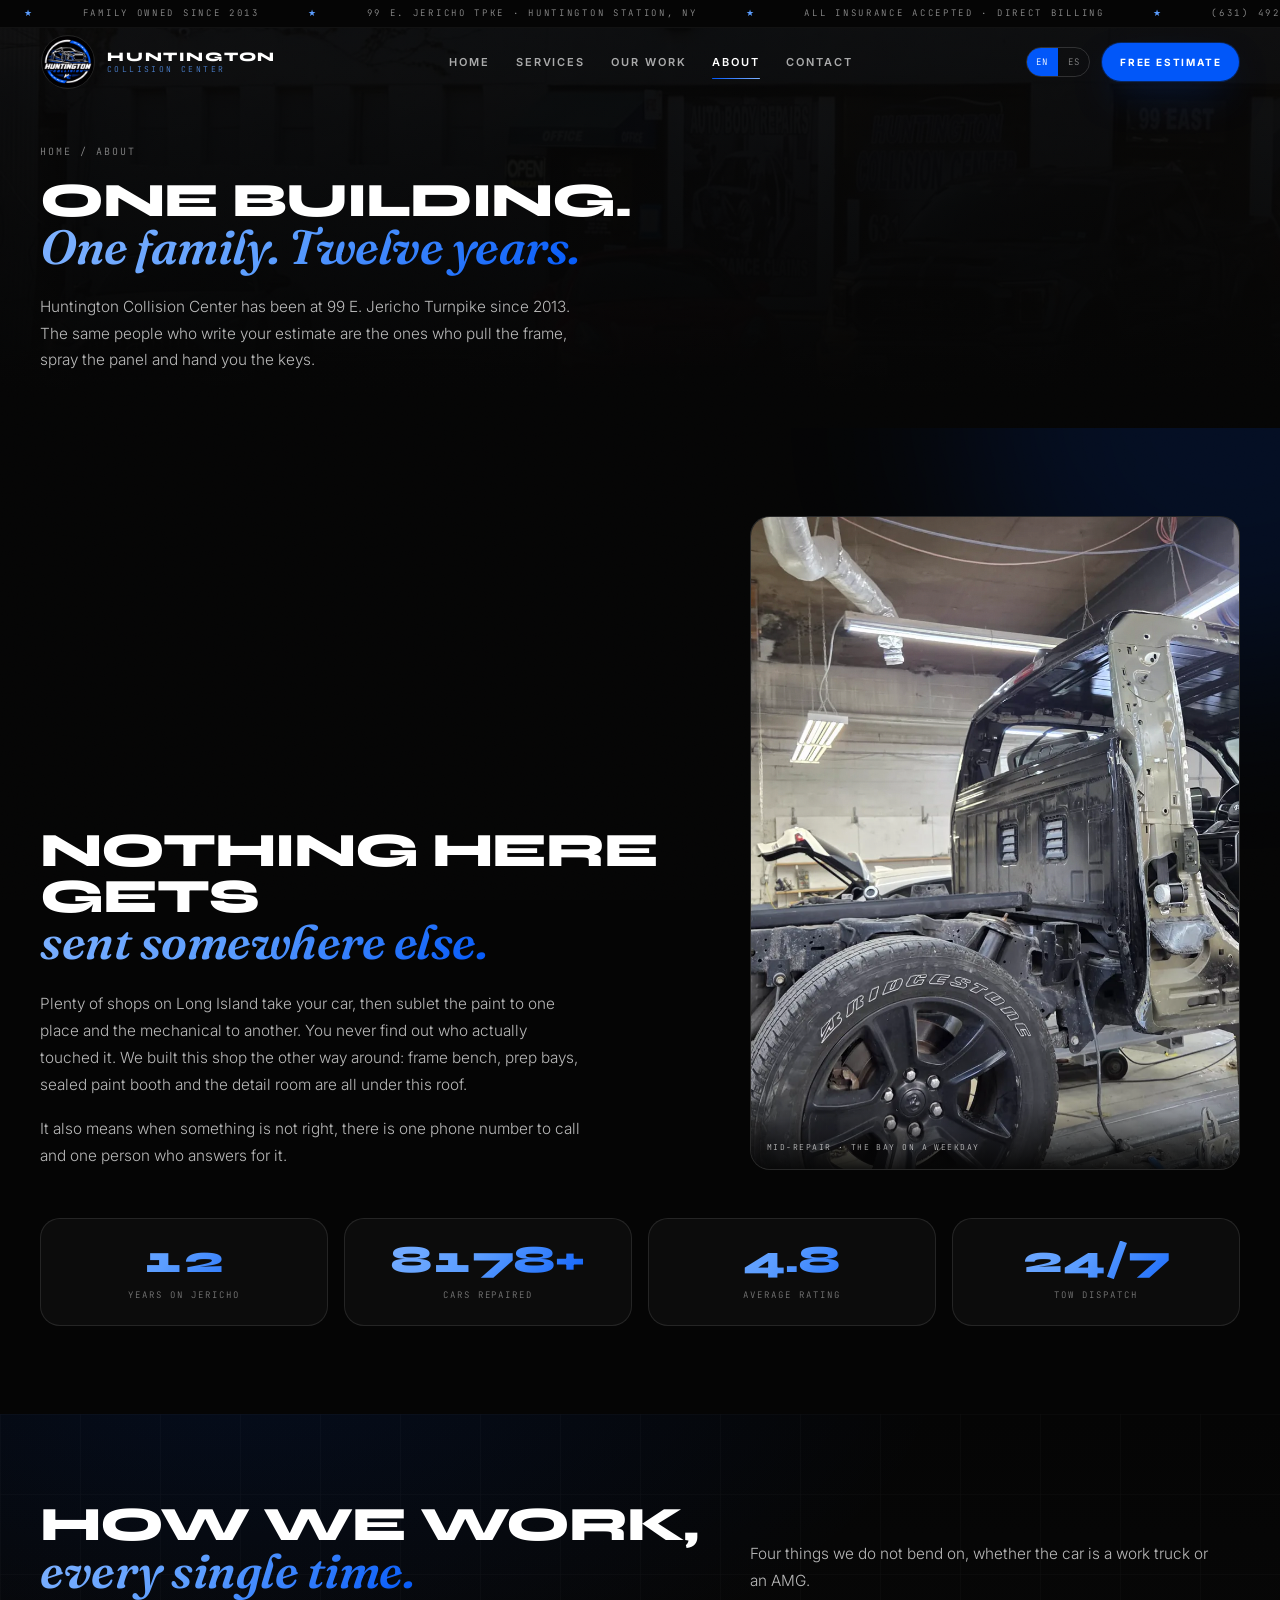
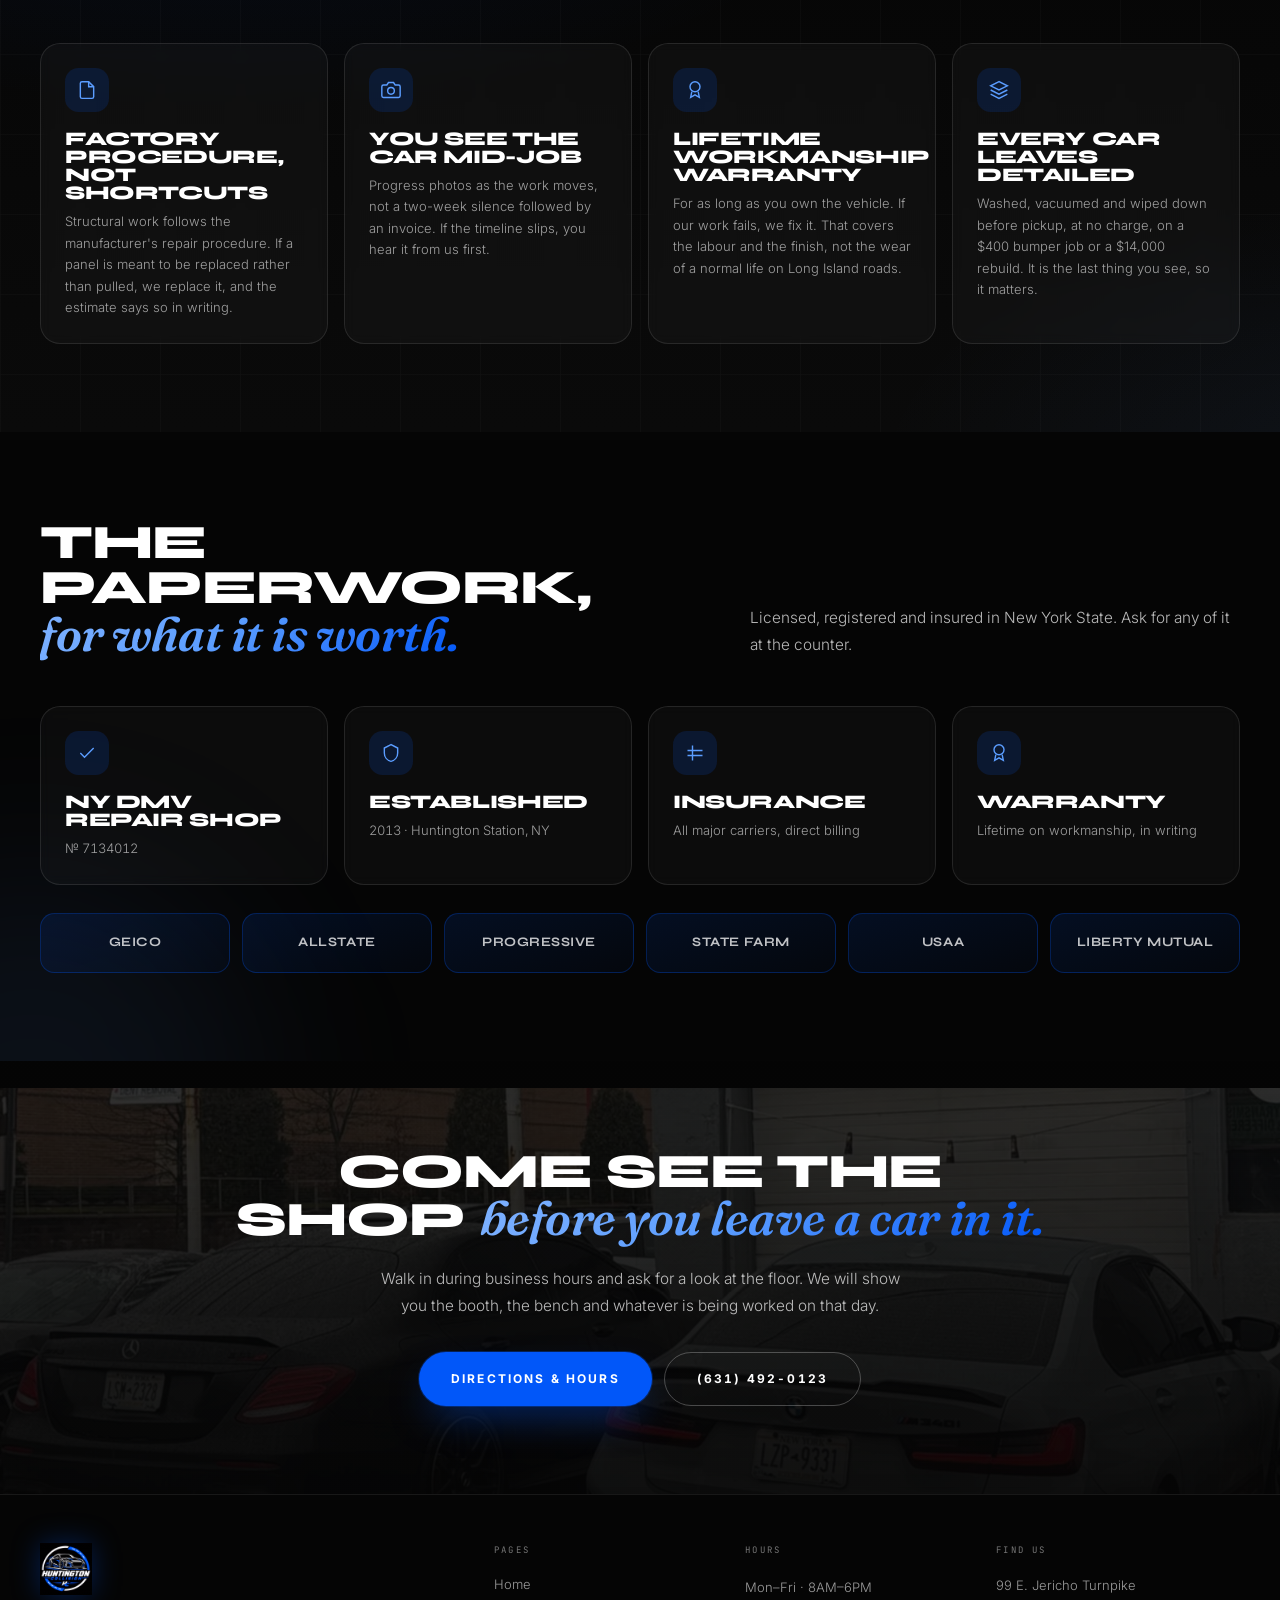
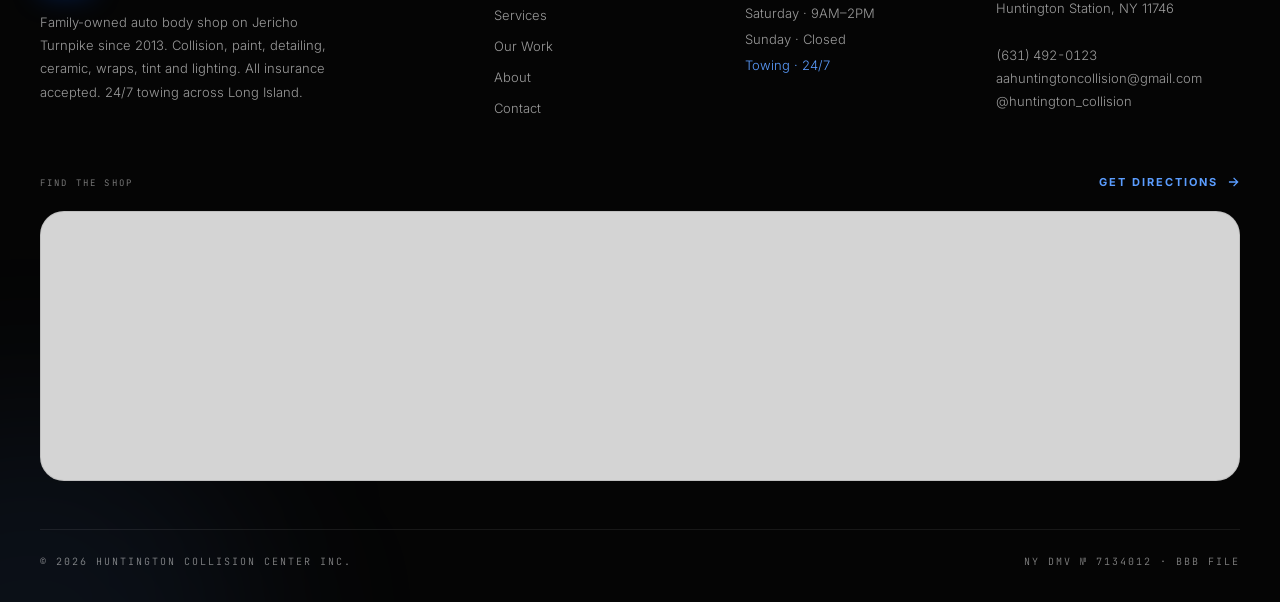
<file: about.html>
<!DOCTYPE html>
<html lang="en">
<head>
<meta charset="UTF-8">
<meta name="viewport" content="width=device-width, initial-scale=1">
<meta name="theme-color" content="#050505">
<title>About · Huntington Collision Center · Family-Owned Since 2013</title>
<meta name="description" content="Family-owned auto body shop at 99 E. Jericho Turnpike, Huntington Station NY. Licensed since 2013, NY DMV 7134012. All insurance accepted, lifetime workmanship warranty, 24/7 towing.">
<link rel="canonical" href="https://huntingtoncollision.com/about">
<meta property="og:type" content="website">
<meta property="og:title" content="About · Huntington Collision Center · Family-Owned Since 2013">
<meta property="og:description" content="Family-owned auto body shop at 99 E. Jericho Turnpike, Huntington Station NY. Licensed since 2013, NY DMV 7134012. All insurance accepted, lifetime workmanship warranty, 24/7 towing.">
<meta property="og:image" content="https://huntingtoncollision.com/assets/media/photo/shop-street.webp">
<link rel="icon" type="image/png" href="assets/brand/logo-180.png">
<link rel="apple-touch-icon" href="assets/brand/logo-180.png">

<link rel="preconnect" href="https://fonts.googleapis.com">
<link rel="preconnect" href="https://fonts.gstatic.com" crossorigin>
<link href="https://fonts.googleapis.com/css2?family=Fraunces:ital,opsz,wght@1,9..144,400..700&family=Inter:wght@300;400;500;600;700&family=JetBrains+Mono:wght@400;500&family=Syne:wght@600;700;800&display=swap" rel="stylesheet">
<link rel="stylesheet" href="assets/styles.css?v=60ea9026">

<script>
(function () {
  var d = document.documentElement;
  d.classList.add('js');
  var show = true;
  try { show = !sessionStorage.getItem('hc-seen'); } catch (e) {}
  if (!show) return;
  d.classList.add('loading');
  // Si app.js no llega a ejecutarse (red, parseo, extensión), el loader
  // no puede dejar la página en negro para siempre.
  setTimeout(function () {
    d.classList.remove('loading');
    var l = document.querySelector('.loader');
    if (l && l.parentNode) l.parentNode.removeChild(l);
  }, 6000);
})();
</script>
</head>
<body>

<a class="skip" href="#main" data-en="Skip to content" data-es="Ir al contenido">Skip to content</a>
<div class="grain" aria-hidden="true"></div>
<div class="progress" aria-hidden="true"></div>

<!-- ============ LOADER ============ -->
<div class="loader" role="status"
     aria-label="Loading Huntington Collision Center"
     data-en-aria="Loading Huntington Collision Center"
     data-es-aria="Cargando Huntington Collision Center">
  <div class="loader-in">
    <img class="loader-logo" src="assets/brand/logo.webp" alt="" width="140" height="140" aria-hidden="true">
    <span class="loader-word" translate="no">Huntington Collision</span>
    <span class="loader-bar" aria-hidden="true"><i></i></span>
  </div>
</div>

<!-- ============ TICKER ============ -->
<div class="ticker" aria-hidden="true">
  <div class="ticker-track">
    <div>
      <b>★</b><span>Family owned since 2013</span>
      <b>★</b><span>99 E. Jericho Tpke · Huntington Station, NY</span>
      <b>★</b><span>All insurance accepted · Direct billing</span>
      <b>★</b><span>(631) 492-0123</span>
      <b>★</b><span>24/7 towing across Long Island</span>
    </div>
    <div>
      <b>★</b><span>Family owned since 2013</span>
      <b>★</b><span>99 E. Jericho Tpke · Huntington Station, NY</span>
      <b>★</b><span>All insurance accepted · Direct billing</span>
      <b>★</b><span>(631) 492-0123</span>
      <b>★</b><span>24/7 towing across Long Island</span>
    </div>
  </div>
</div>

<!-- ============ NAV ============ -->
<header class="nav">
  <div class="nav-shell">
    <div class="nav-in">
      <a href="index.html" class="brand" aria-label="Huntington Collision Center, home">
        <span class="brand-mark"><img src="assets/brand/logo.webp" alt="" width="40" height="40" aria-hidden="true"></span>
        <span class="brand-txt" translate="no"><b>Huntington</b><small>Collision Center</small></span>
      </a>

      <nav class="nav-links" aria-label="Main">
        <a href="index.html" class="nav-link" data-en="Home" data-es="Inicio">Home</a>
        <a href="services.html" class="nav-link" data-en="Services" data-es="Servicios">Services</a>
        <a href="gallery.html" class="nav-link" data-en="Our Work" data-es="Trabajos">Our Work</a>
        <a href="about.html" class="nav-link active" data-en="About" data-es="Nosotros">About</a>
        <a href="contact.html" class="nav-link" data-en="Contact" data-es="Contacto">Contact</a>
      </nav>

      <div class="nav-right">
        <div class="lang" role="group" aria-label="Language">
          <button type="button" data-lang="en" aria-pressed="true">EN</button>
          <button type="button" data-lang="es" aria-pressed="false">ES</button>
        </div>
        <a href="#" data-open-quote class="btn btn-primary btn-sm shine magnetic nav-cta"
           data-en="Free Estimate" data-es="Cotizar Gratis">Free Estimate</a>
        <button type="button" id="burger" class="burger" aria-expanded="false" aria-controls="navPanel"
                aria-label="Open menu" data-en-aria="Open menu" data-es-aria="Abrir menú">
          <svg width="22" height="22" viewBox="0 0 24 24" fill="none" stroke="currentColor" stroke-width="1.6" aria-hidden="true"><path d="M3 6h18M3 12h18M3 18h18"/></svg>
        </button>
      </div>
    </div>
  </div>

  <div id="navPanel" class="nav-panel">
    <a href="index.html" data-en="Home" data-es="Inicio">Home</a>
    <a href="services.html" data-en="Services" data-es="Servicios">Services</a>
    <a href="gallery.html" data-en="Our Work" data-es="Trabajos">Our Work</a>
    <a href="about.html" class="active" data-en="About" data-es="Nosotros">About</a>
    <a href="contact.html" data-en="Contact" data-es="Contacto">Contact</a>
  </div>
</header>

<main id="main">

<!-- ============ ENCABEZADO ============ -->
<section class="page-head">
  <div class="page-head-media" aria-hidden="true">
    <img src="assets/media/photo/shop-street.webp" alt="Huntington Collision Center seen from Jericho Turnpike" width="1600" height="2134" decoding="async" fetchpriority="high">
  </div>
  <div class="wrap">
    <nav class="crumbs mono" aria-label="Breadcrumb">
      <a href="index.html" data-en="Home" data-es="Inicio">Home</a>
      <span aria-hidden="true">/</span>
      <span data-en="About" data-es="Nosotros">About</span>
    </nav>
    <h1 class="display h-1" style="max-width:15ch">
      <span data-en="One building." data-es="Un solo taller.">One building.</span><br>
      <span class="accent gradient-text" data-en="One family. Twelve years." data-es="Una familia. Doce años.">One family. Twelve years.</span>
    </h1>
    <p class="lede" style="margin-top:1.4rem"
       data-en="Huntington Collision Center has been at 99 E. Jericho Turnpike since 2013. The same people who write your estimate are the ones who pull the frame, spray the panel and hand you the keys."
       data-es="Huntington Collision Center lleva en el 99 E. Jericho Turnpike desde 2013. La misma gente que escribe tu cotización es la que endereza el chasis, pinta el panel y te entrega las llaves.">
      Huntington Collision Center has been at 99 E. Jericho Turnpike since 2013. The same people who write your estimate are the ones who pull the frame, spray the panel and hand you the keys.
    </p>
  </div>
</section>


<!-- ============ HISTORIA ============ -->
<section class="section" aria-labelledby="story-h">
  <div class="blob blob-a" aria-hidden="true"></div>
  <div class="wrap">
    <div class="head rise">
      <div>
        <h2 id="story-h" class="display h-1" style="max-width:16ch">
          <span data-en="Nothing here gets" data-es="Aquí nada se">Nothing here gets</span><br>
          <span class="accent gradient-text" data-en="sent somewhere else." data-es="manda a otro lado.">sent somewhere else.</span>
        </h2>
        <p class="lede" style="margin-top:1.5rem" data-en="Plenty of shops on Long Island take your car, then sublet the paint to one place and the mechanical to another. You never find out who actually touched it. We built this shop the other way around: frame bench, prep bays, sealed paint booth and the detail room are all under this roof." data-es="Muchos talleres en Long Island reciben tu carro y luego mandan la pintura a un lado y la mecánica a otro. Nunca te enteras de quién lo tocó. Este taller lo armamos al revés: banco de chasis, áreas de preparación, cabina de pintura sellada y sala de detallado, todo bajo este techo.">Plenty of shops on Long Island take your car, then sublet the paint to one place and the mechanical to another. You never find out who actually touched it. We built this shop the other way around: frame bench, prep bays, sealed paint booth and the detail room are all under this roof.</p>
        <p class="lede" style="margin-top:1.1rem" data-en="It also means when something is not right, there is one phone number to call and one person who answers for it." data-es="También significa que cuando algo no queda bien, hay un solo número al que llamar y una sola persona que responde por ello.">It also means when something is not right, there is one phone number to call and one person who answers for it.</p>
      </div>

      <div class="tile tilt sheen" data-tilt="5" style="aspect-ratio:3/4">
        <div class="tilt-in" style="height:100%">
          <img src="assets/media/photo/frame-bench.webp" alt="Vehicle stripped to the shell on the frame bench" width="1600" height="1200" loading="lazy" decoding="async">
          <span class="tile-cap" data-en="Mid-repair · the bay on a weekday" data-es="En reparación · el taller entre semana">Mid-repair · the bay on a weekday</span>
        </div>
      </div>
    </div>

    <div class="stats rise-kids">
      <div class="stat">
        <b class="gradient-text num" data-count="12">12</b>
        <span data-en="Years on Jericho" data-es="Años en Jericho">Years on Jericho</span>
      </div>
      <div class="stat">
        <b class="gradient-text num" data-count="8200" data-suffix="+">8,200+</b>
        <span data-en="Cars repaired" data-es="Carros reparados">Cars repaired</span>
      </div>
      <div class="stat">
        <b class="gradient-text num" data-count="4.8" data-decimals="1">4.8</b>
        <span data-en="Average rating" data-es="Calificación media">Average rating</span>
      </div>
      <div class="stat">
        <b class="gradient-text num">24/7</b>
        <span data-en="Tow dispatch" data-es="Despacho de grúa">Tow dispatch</span>
      </div>
    </div>
  </div>
</section>

<!-- ============ CÓMO TRABAJAMOS ============ -->
<section class="section noise-bg" aria-labelledby="how-h">
  <div class="grid-lines" aria-hidden="true"></div>
  <div class="wrap">
    <div class="head rise">
      <h2 id="how-h" class="display h-1">
        <span data-en="How we work," data-es="Cómo trabajamos,">How we work,</span><br>
        <span class="accent gradient-text" data-en="every single time." data-es="siempre igual.">every single time.</span>
      </h2>
      <p class="lede" data-en="Four things we do not bend on, whether the car is a work truck or an AMG." data-es="Cuatro cosas que no negociamos, sea el carro una camioneta de trabajo o un AMG.">Four things we do not bend on, whether the car is a work truck or an AMG.</p>
    </div>

    <div class="cards rise-kids">
      <div class="card sheen">
        <div class="card-icon"><svg width="20" height="20" viewBox="0 0 24 24" fill="none" stroke="currentColor" stroke-width="1.7" aria-hidden="true"><path d="M14 2H6a2 2 0 0 0-2 2v16a2 2 0 0 0 2 2h12a2 2 0 0 0 2-2V8z"/><path d="M14 2v6h6"/></svg></div>
        <h3 class="display h-3" data-en="Factory procedure, not shortcuts" data-es="Procedimiento de fábrica, sin atajos">Factory procedure, not shortcuts</h3>
        <p data-en="Structural work follows the manufacturer's repair procedure. If a panel is meant to be replaced rather than pulled, we replace it, and the estimate says so in writing." data-es="El trabajo estructural sigue el procedimiento del fabricante. Si un panel debe cambiarse en vez de enderezarse, lo cambiamos, y la cotización lo dice por escrito.">Structural work follows the manufacturer's repair procedure. If a panel is meant to be replaced rather than pulled, we replace it, and the estimate says so in writing.</p>
      </div>
      <div class="card sheen">
        <div class="card-icon"><svg width="20" height="20" viewBox="0 0 24 24" fill="none" stroke="currentColor" stroke-width="1.7" aria-hidden="true"><path d="M23 19a2 2 0 0 1-2 2H3a2 2 0 0 1-2-2V8a2 2 0 0 1 2-2h4l2-3h6l2 3h4a2 2 0 0 1 2 2z"/><circle cx="12" cy="13" r="4"/></svg></div>
        <h3 class="display h-3" data-en="You see the car mid-job" data-es="Ves el carro a medio trabajo">You see the car mid-job</h3>
        <p data-en="Progress photos as the work moves, not a two-week silence followed by an invoice. If the timeline slips, you hear it from us first." data-es="Fotos del avance conforme avanza el trabajo, no dos semanas de silencio y luego una factura. Si el tiempo se alarga, te enteras por nosotros primero.">Progress photos as the work moves, not a two-week silence followed by an invoice. If the timeline slips, you hear it from us first.</p>
      </div>
      <div class="card sheen">
        <div class="card-icon"><svg width="20" height="20" viewBox="0 0 24 24" fill="none" stroke="currentColor" stroke-width="1.7" aria-hidden="true"><circle cx="12" cy="8" r="6"/><path d="m8.2 13.9-1.4 7 5.2-3.1 5.2 3.1-1.4-7"/></svg></div>
        <h3 class="display h-3" data-en="Lifetime workmanship warranty" data-es="Garantía de por vida">Lifetime workmanship warranty</h3>
        <p data-en="For as long as you own the vehicle. If our work fails, we fix it. That covers the labour and the finish, not the wear of a normal life on Long Island roads." data-es="Mientras seas dueño del vehículo. Si nuestro trabajo falla, lo arreglamos. Cubre la mano de obra y el acabado, no el desgaste normal de las carreteras.">For as long as you own the vehicle. If our work fails, we fix it. That covers the labour and the finish, not the wear of a normal life on Long Island roads.</p>
      </div>
      <div class="card sheen">
        <div class="card-icon"><svg width="20" height="20" viewBox="0 0 24 24" fill="none" stroke="currentColor" stroke-width="1.7" aria-hidden="true"><path d="M12 2 2 7l10 5 10-5z"/><path d="m2 17 10 5 10-5M2 12l10 5 10-5"/></svg></div>
        <h3 class="display h-3" data-en="Every car leaves detailed" data-es="Cada carro sale detallado">Every car leaves detailed</h3>
        <p data-en="Washed, vacuumed and wiped down before pickup, at no charge, on a $400 bumper job or a $14,000 rebuild. It is the last thing you see, so it matters." data-es="Lavado, aspirado y repasado antes de la entrega, sin cargo, sea un bumper de $400 o una reconstrucción de $14,000. Es lo último que ves, así que importa.">Washed, vacuumed and wiped down before pickup, at no charge, on a $400 bumper job or a $14,000 rebuild. It is the last thing you see, so it matters.</p>
      </div>
    </div>
  </div>
</section>

<!-- ============ CREDENCIALES ============ -->
<section class="section" aria-labelledby="cred-h">
  <div class="blob blob-b" aria-hidden="true"></div>
  <div class="wrap">
    <div class="head rise">
      <h2 id="cred-h" class="display h-1">
        <span data-en="The paperwork," data-es="Los papeles,">The paperwork,</span>
        <span class="accent gradient-text" data-en="for what it is worth." data-es="por lo que valen.">for what it is worth.</span>
      </h2>
      <p class="lede" data-en="Licensed, registered and insured in New York State. Ask for any of it at the counter." data-es="Licenciados, registrados y asegurados en el estado de Nueva York. Pide cualquiera en el mostrador.">Licensed, registered and insured in New York State. Ask for any of it at the counter.</p>
    </div>

    <div class="cards rise-kids">
      <div class="card sheen">
        <div class="card-icon"><svg width="20" height="20" viewBox="0 0 24 24" fill="none" stroke="currentColor" stroke-width="1.7" aria-hidden="true"><path d="M20 6 9 17l-5-5"/></svg></div>
        <h3 class="display h-3" data-en="NY DMV Repair Shop" data-es="Taller Registrado NY DMV">NY DMV Repair Shop</h3>
        <p class="num" translate="no">№ 7134012</p>
      </div>
      <div class="card sheen">
        <div class="card-icon"><svg width="20" height="20" viewBox="0 0 24 24" fill="none" stroke="currentColor" stroke-width="1.7" aria-hidden="true"><path d="M12 2 4 6v6c0 5 3.4 9 8 10 4.6-1 8-5 8-10V6z"/></svg></div>
        <h3 class="display h-3" data-en="Established" data-es="Establecido">Established</h3>
        <p class="num">2013 · Huntington Station, NY</p>
      </div>
      <div class="card sheen">
        <div class="card-icon"><svg width="20" height="20" viewBox="0 0 24 24" fill="none" stroke="currentColor" stroke-width="1.7" aria-hidden="true"><path d="M3 9h18M3 15h18M9 3v18"/></svg></div>
        <h3 class="display h-3" data-en="Insurance" data-es="Seguros">Insurance</h3>
        <p data-en="All major carriers, direct billing" data-es="Todas las aseguradoras grandes, facturación directa">All major carriers, direct billing</p>
      </div>
      <div class="card sheen">
        <div class="card-icon"><svg width="20" height="20" viewBox="0 0 24 24" fill="none" stroke="currentColor" stroke-width="1.7" aria-hidden="true"><circle cx="12" cy="8" r="6"/><path d="m8.2 13.9-1.4 7 5.2-3.1 5.2 3.1-1.4-7"/></svg></div>
        <h3 class="display h-3" data-en="Warranty" data-es="Garantía">Warranty</h3>
        <p data-en="Lifetime on workmanship, in writing" data-es="De por vida en mano de obra, por escrito">Lifetime on workmanship, in writing</p>
      </div>
    </div>

    <div class="carriers rise" translate="no" style="margin-top:var(--gap-m)">
      <div>GEICO</div><div>Allstate</div><div>Progressive</div>
      <div>State Farm</div><div>USAA</div><div>Liberty Mutual</div>
    </div>
  </div>
</section>

<!-- ============ CIERRE ============ -->
<section class="section closer" aria-labelledby="close-h">
  <div class="closer-media" aria-hidden="true">
    <img src="assets/media/photo/shop-sign.webp" alt="" width="1600" height="2844" loading="lazy" decoding="async" class="parallax" data-parallax="0.06">
  </div>
  <div class="wrap-tight" style="text-align:center">
    <div class="rise">
      <h2 id="close-h" class="display h-1" style="max-width:18ch;margin-inline:auto">
        <span data-en="Come see the shop" data-es="Ven a ver el taller">Come see the shop</span>
        <span class="accent gradient-text" data-en="before you leave a car in it." data-es="antes de dejar un carro.">before you leave a car in it.</span>
      </h2>
      <p class="lede" style="margin:1.5rem auto 0" data-en="Walk in during business hours and ask for a look at the floor. We will show you the booth, the bench and whatever is being worked on that day." data-es="Pásate en horario de trabajo y pide ver el taller. Te mostramos la cabina, el banco y lo que se esté trabajando ese día.">Walk in during business hours and ask for a look at the floor. We will show you the booth, the bench and whatever is being worked on that day.</p>
      <div class="hero-cta" style="justify-content:center;margin-top:2rem">
        <a href="contact.html" class="btn btn-primary btn-lg shine magnetic" data-en="Directions &amp; Hours" data-es="Cómo Llegar y Horario">Directions &amp; Hours</a>
        <a href="tel:+16314920123" class="btn btn-ghost btn-lg magnetic num">(631)&nbsp;492-0123</a>
      </div>
    </div>
  </div>
</section>

</main>

<!-- ============ FOOTER ============ -->
<footer class="foot">
  <div class="blob blob-b" aria-hidden="true"></div>
  <div class="wrap">
    <div class="foot-grid">
      <div>
        <img class="foot-logo" src="assets/brand/logo.webp" alt="Huntington Collision Center" width="52" height="52">
        <p class="dim" style="font-size:.8125rem;max-width:38ch;line-height:1.8"
           data-en="Family-owned auto body shop on Jericho Turnpike since 2013. Collision, paint, detailing, ceramic, wraps, tint and lighting. All insurance accepted. 24/7 towing across Long Island."
           data-es="Taller de carrocería familiar en Jericho Turnpike desde 2013. Colisión, pintura, detallado, cerámico, vinilos, polarizado e iluminación. Todos los seguros aceptados. Grúa 24/7 en Long Island.">
          Family-owned auto body shop on Jericho Turnpike since 2013. Collision, paint, detailing, ceramic, wraps, tint and lighting. All insurance accepted. 24/7 towing across Long Island.
        </p>
      </div>

      <nav aria-label="Footer">
        <h3 data-en="Pages" data-es="Páginas">Pages</h3>
        <div class="foot-links">
          <a href="index.html" class="sweep" data-en="Home" data-es="Inicio">Home</a>
          <a href="services.html" class="sweep" data-en="Services" data-es="Servicios">Services</a>
          <a href="gallery.html" class="sweep" data-en="Our Work" data-es="Trabajos">Our Work</a>
          <a href="about.html" class="sweep" data-en="About" data-es="Nosotros">About</a>
          <a href="contact.html" class="sweep" data-en="Contact" data-es="Contacto">Contact</a>
        </div>
      </nav>

      <div>
        <h3 data-en="Hours" data-es="Horario">Hours</h3>
        <p class="dim" style="font-size:.8125rem;line-height:2">
          <span data-en="Mon–Fri · 8AM–6PM" data-es="Lun–Vie · 8AM–6PM">Mon–Fri · 8AM–6PM</span><br>
          <span data-en="Saturday · 9AM–2PM" data-es="Sábado · 9AM–2PM">Saturday · 9AM–2PM</span><br>
          <span data-en="Sunday · Closed" data-es="Domingo · Cerrado">Sunday · Closed</span><br>
          <span class="blue" data-en="Towing · 24/7" data-es="Grúa · 24/7">Towing · 24/7</span>
        </p>
      </div>

      <div>
        <h3 data-en="Find us" data-es="Encuéntranos">Find us</h3>
        <address>
          <a href="https://maps.google.com/?q=99+E+Jericho+Turnpike+Huntington+Station+NY+11746" target="_blank" rel="noopener">
            99 E. Jericho Turnpike<br>Huntington Station, NY 11746
          </a><br><br>
          <a href="tel:+16314920123" class="num">(631) 492-0123</a><br>
          <a href="mailto:aahuntingtoncollision@gmail.com">aahuntingtoncollision@gmail.com</a><br>
          <a href="https://www.instagram.com/huntington_collision/" target="_blank" rel="noopener" translate="no">@huntington_collision</a>
        </address>
      </div>
    </div>

    <!-- Ubicación -->
    <div class="foot-map-head" style="margin-top:var(--gap-l)">
      <h3 style="margin:0" data-en="Find the shop" data-es="Encuentra el taller">Find the shop</h3>
      <a class="link-arrow sweep" target="_blank" rel="noopener"
         href="https://www.google.com/maps/dir/?api=1&destination=99+E+Jericho+Turnpike,+Huntington+Station,+NY+11746">
        <span data-en="Get directions" data-es="Cómo llegar">Get directions</span>
        <svg width="14" height="14" viewBox="0 0 24 24" fill="none" stroke="currentColor" stroke-width="2.2" aria-hidden="true"><path d="M5 12h14M13 5l7 7-7 7"/></svg>
      </a>
    </div>
    <div class="map map-strip">
      <iframe
        src="https://www.google.com/maps?q=99+E+Jericho+Turnpike,+Huntington+Station,+NY+11746&output=embed"
        title="Map showing Huntington Collision Center at 99 E. Jericho Turnpike, Huntington Station, New York"
        data-en-aria="Map showing Huntington Collision Center at 99 E. Jericho Turnpike, Huntington Station, New York"
        data-es-aria="Mapa que muestra Huntington Collision Center en 99 E. Jericho Turnpike, Huntington Station, Nueva York"
        loading="lazy" referrerpolicy="no-referrer-when-downgrade"></iframe>
    </div>

    <div class="foot-base">
      <span class="mono">© <span data-year>2026</span> Huntington Collision Center Inc.</span>
      <span class="mono" translate="no">NY DMV № 7134012 · BBB File</span>
    </div>
  </div>
</footer>

<!-- ============ CTA MÓVIL ============ -->
<div class="mobile-cta">
  <a href="tel:+16314920123">
    <svg width="14" height="14" viewBox="0 0 24 24" fill="none" stroke="currentColor" stroke-width="1.9" aria-hidden="true"><path d="M22 16.9v3a2 2 0 0 1-2.2 2 19.8 19.8 0 0 1-8.6-3.1 19.5 19.5 0 0 1-6-6A19.8 19.8 0 0 1 2.1 4.2 2 2 0 0 1 4.1 2h3a2 2 0 0 1 2 1.7c.1 1 .4 1.9.7 2.8a2 2 0 0 1-.5 2.1L8.1 9.9a16 16 0 0 0 6 6l1.3-1.3a2 2 0 0 1 2.1-.4c.9.3 1.8.6 2.8.7a2 2 0 0 1 1.7 2z"/></svg>
    <span data-en="Call" data-es="Llamar">Call</span>
  </a>
  <a href="#" data-open-quote data-en="Free Estimate" data-es="Cotizar Gratis">Free Estimate</a>
</div>

<!-- ============ MODAL ============ -->
<div id="quoteModal" class="modal" role="dialog" aria-modal="true" aria-labelledby="modal-h" aria-hidden="true">
  <div class="modal-card">
    <div class="modal-head">
      <button type="button" class="modal-close" data-close-quote aria-label="Close" data-en-aria="Close" data-es-aria="Cerrar">
        <svg width="18" height="18" viewBox="0 0 24 24" fill="none" stroke="currentColor" stroke-width="1.8" aria-hidden="true"><path d="M18 6 6 18M6 6l12 12"/></svg>
      </button>
      <h2 id="modal-h" class="display h-2" data-en="Free estimate, same day" data-es="Cotización gratis, hoy mismo">Free estimate, same day</h2>
      <p class="form-note" style="margin-top:.7rem"
         data-en="Tell us what happened. We’ll call you back within one business hour. If it’s urgent, just ring (631) 492-0123."
         data-es="Cuéntanos qué pasó. Te llamamos en menos de una hora hábil. Si es urgente, marca el (631) 492-0123.">
        Tell us what happened. We’ll call you back within one business hour. If it’s urgent, just ring (631) 492-0123.
      </p>
    </div>

    <form data-demo novalidate>
      <label class="field">
        <span class="field-label" data-en="Name" data-es="Nombre">Name</span>
        <input class="input" name="name" type="text" autocomplete="name" required
               placeholder="Jane Doe…" data-en-ph="Jane Doe…" data-es-ph="Juana Pérez…">
        <span class="err" data-err-for="name" role="alert" hidden></span>
      </label>

      <div class="field-row">
        <label class="field">
          <span class="field-label" data-en="Phone" data-es="Teléfono">Phone</span>
          <input class="input num" name="phone" type="tel" inputmode="tel" autocomplete="tel" required
                 spellcheck="false" placeholder="(631) 555-0142…">
          <span class="err" data-err-for="phone" role="alert" hidden></span>
        </label>
        <label class="field">
          <span class="field-label" data-en="Vehicle" data-es="Vehículo">Vehicle</span>
          <input class="input" name="vehicle" type="text" autocomplete="off" spellcheck="false"
                 placeholder="2019 BMW 540i…">
        </label>
      </div>

      <label class="field">
        <span class="field-label" data-en="What happened" data-es="Qué pasó">What happened</span>
        <textarea class="input" name="detail" rows="3"
                  placeholder="Rear-ended on Jericho, bumper and trunk…"
                  data-en-ph="Rear-ended on Jericho, bumper and trunk…"
                  data-es-ph="Me chocaron por atrás en Jericho, bumper y baúl…"></textarea>
      </label>

      <button type="submit" class="btn btn-primary btn-lg shine" style="width:100%"
              data-en="Send &amp; Get My Estimate" data-es="Enviar y Recibir Cotización">Send &amp; Get My Estimate</button>

      <div class="form-msg" data-form-msg role="status" aria-live="polite" hidden></div>

      <p class="form-note" style="margin-top:1rem"
         data-en="Demo form: it doesn’t send yet. Call (631) 492-0123 to reach the shop today."
         data-es="Formulario de demostración: todavía no envía. Llama al (631) 492-0123 para hablar con el taller hoy.">
        Demo form: it doesn’t send yet. Call (631) 492-0123 to reach the shop today.
      </p>
    </form>
  </div>
</div>

<script src="assets/app.js?v=f20074a3" defer></script>
</body>
</html>
</file>
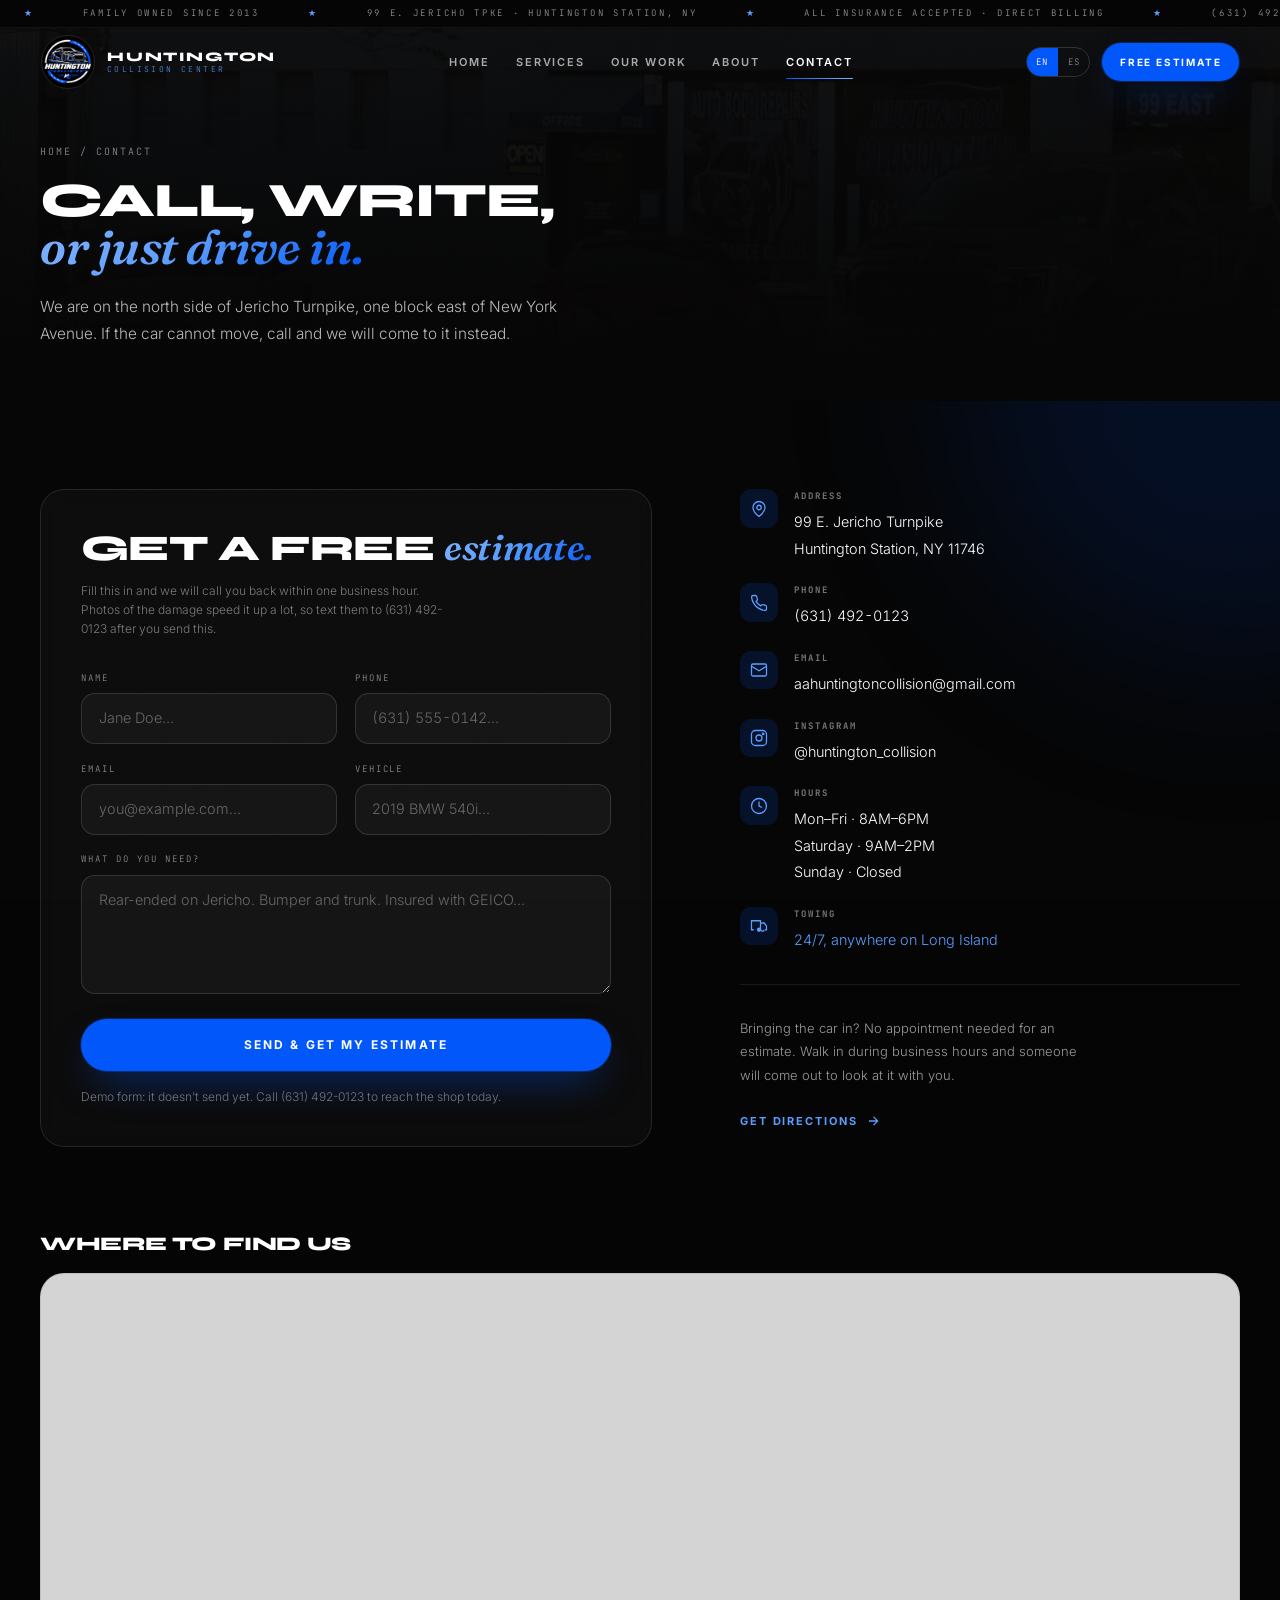
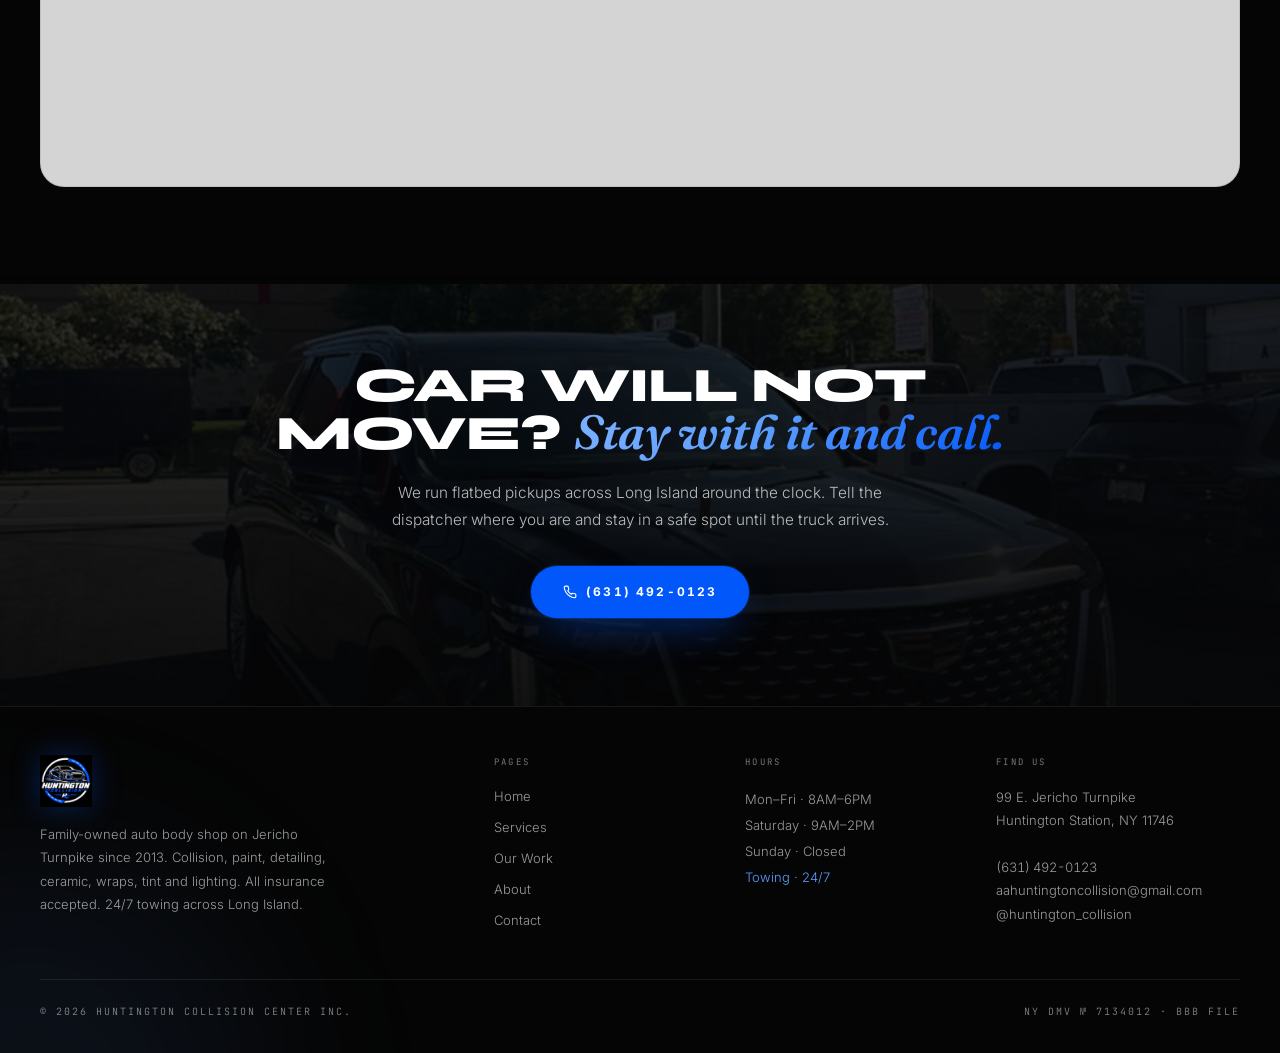
<file: contact.html>
<!DOCTYPE html>
<html lang="en">
<head>
<meta charset="UTF-8">
<meta name="viewport" content="width=device-width, initial-scale=1">
<meta name="theme-color" content="#050505">
<title>Contact &amp; Directions · Huntington Collision Center · (631) 492-0123</title>
<meta name="description" content="99 E. Jericho Turnpike, Huntington Station NY 11746. Call (631) 492-0123 or email aahuntingtoncollision@gmail.com. Mon–Fri 8AM–6PM, Saturday 9AM–2PM. 24/7 towing across Long Island.">
<link rel="canonical" href="https://huntingtoncollision.com/contact">
<meta property="og:type" content="website">
<meta property="og:title" content="Contact &amp; Directions · Huntington Collision Center · (631) 492-0123">
<meta property="og:description" content="99 E. Jericho Turnpike, Huntington Station NY 11746. Call (631) 492-0123 or email aahuntingtoncollision@gmail.com. Mon–Fri 8AM–6PM, Saturday 9AM–2PM. 24/7 towing across Long Island.">
<meta property="og:image" content="https://huntingtoncollision.com/assets/media/photo/shop-street.webp">
<link rel="icon" type="image/png" href="assets/brand/logo-180.png">
<link rel="apple-touch-icon" href="assets/brand/logo-180.png">

<link rel="preconnect" href="https://fonts.googleapis.com">
<link rel="preconnect" href="https://fonts.gstatic.com" crossorigin>
<link href="https://fonts.googleapis.com/css2?family=Fraunces:ital,opsz,wght@1,9..144,400..700&family=Inter:wght@300;400;500;600;700&family=JetBrains+Mono:wght@400;500&family=Syne:wght@600;700;800&display=swap" rel="stylesheet">
<link rel="stylesheet" href="assets/styles.css?v=60ea9026">

<script>
(function () {
  var d = document.documentElement;
  d.classList.add('js');
  var show = true;
  try { show = !sessionStorage.getItem('hc-seen'); } catch (e) {}
  if (!show) return;
  d.classList.add('loading');
  // Si app.js no llega a ejecutarse (red, parseo, extensión), el loader
  // no puede dejar la página en negro para siempre.
  setTimeout(function () {
    d.classList.remove('loading');
    var l = document.querySelector('.loader');
    if (l && l.parentNode) l.parentNode.removeChild(l);
  }, 6000);
})();
</script>
</head>
<body>

<a class="skip" href="#main" data-en="Skip to content" data-es="Ir al contenido">Skip to content</a>
<div class="grain" aria-hidden="true"></div>
<div class="progress" aria-hidden="true"></div>

<!-- ============ LOADER ============ -->
<div class="loader" role="status"
     aria-label="Loading Huntington Collision Center"
     data-en-aria="Loading Huntington Collision Center"
     data-es-aria="Cargando Huntington Collision Center">
  <div class="loader-in">
    <img class="loader-logo" src="assets/brand/logo.webp" alt="" width="140" height="140" aria-hidden="true">
    <span class="loader-word" translate="no">Huntington Collision</span>
    <span class="loader-bar" aria-hidden="true"><i></i></span>
  </div>
</div>

<!-- ============ TICKER ============ -->
<div class="ticker" aria-hidden="true">
  <div class="ticker-track">
    <div>
      <b>★</b><span>Family owned since 2013</span>
      <b>★</b><span>99 E. Jericho Tpke · Huntington Station, NY</span>
      <b>★</b><span>All insurance accepted · Direct billing</span>
      <b>★</b><span>(631) 492-0123</span>
      <b>★</b><span>24/7 towing across Long Island</span>
    </div>
    <div>
      <b>★</b><span>Family owned since 2013</span>
      <b>★</b><span>99 E. Jericho Tpke · Huntington Station, NY</span>
      <b>★</b><span>All insurance accepted · Direct billing</span>
      <b>★</b><span>(631) 492-0123</span>
      <b>★</b><span>24/7 towing across Long Island</span>
    </div>
  </div>
</div>

<!-- ============ NAV ============ -->
<header class="nav">
  <div class="nav-shell">
    <div class="nav-in">
      <a href="index.html" class="brand" aria-label="Huntington Collision Center, home">
        <span class="brand-mark"><img src="assets/brand/logo.webp" alt="" width="40" height="40" aria-hidden="true"></span>
        <span class="brand-txt" translate="no"><b>Huntington</b><small>Collision Center</small></span>
      </a>

      <nav class="nav-links" aria-label="Main">
        <a href="index.html" class="nav-link" data-en="Home" data-es="Inicio">Home</a>
        <a href="services.html" class="nav-link" data-en="Services" data-es="Servicios">Services</a>
        <a href="gallery.html" class="nav-link" data-en="Our Work" data-es="Trabajos">Our Work</a>
        <a href="about.html" class="nav-link" data-en="About" data-es="Nosotros">About</a>
        <a href="contact.html" class="nav-link active" data-en="Contact" data-es="Contacto">Contact</a>
      </nav>

      <div class="nav-right">
        <div class="lang" role="group" aria-label="Language">
          <button type="button" data-lang="en" aria-pressed="true">EN</button>
          <button type="button" data-lang="es" aria-pressed="false">ES</button>
        </div>
        <a href="#" data-open-quote class="btn btn-primary btn-sm shine magnetic nav-cta"
           data-en="Free Estimate" data-es="Cotizar Gratis">Free Estimate</a>
        <button type="button" id="burger" class="burger" aria-expanded="false" aria-controls="navPanel"
                aria-label="Open menu" data-en-aria="Open menu" data-es-aria="Abrir menú">
          <svg width="22" height="22" viewBox="0 0 24 24" fill="none" stroke="currentColor" stroke-width="1.6" aria-hidden="true"><path d="M3 6h18M3 12h18M3 18h18"/></svg>
        </button>
      </div>
    </div>
  </div>

  <div id="navPanel" class="nav-panel">
    <a href="index.html" data-en="Home" data-es="Inicio">Home</a>
    <a href="services.html" data-en="Services" data-es="Servicios">Services</a>
    <a href="gallery.html" data-en="Our Work" data-es="Trabajos">Our Work</a>
    <a href="about.html" data-en="About" data-es="Nosotros">About</a>
    <a href="contact.html" class="active" data-en="Contact" data-es="Contacto">Contact</a>
  </div>
</header>

<main id="main">

<!-- ============ ENCABEZADO ============ -->
<section class="page-head">
  <div class="page-head-media" aria-hidden="true">
    <img src="assets/media/photo/shop-street.webp" alt="Huntington Collision Center seen from Jericho Turnpike" width="1600" height="2134" decoding="async" fetchpriority="high">
  </div>
  <div class="wrap">
    <nav class="crumbs mono" aria-label="Breadcrumb">
      <a href="index.html" data-en="Home" data-es="Inicio">Home</a>
      <span aria-hidden="true">/</span>
      <span data-en="Contact" data-es="Contacto">Contact</span>
    </nav>
    <h1 class="display h-1" style="max-width:15ch">
      <span data-en="Call, write," data-es="Llama, escribe,">Call, write,</span><br>
      <span class="accent gradient-text" data-en="or just drive in." data-es="o simplemente ven.">or just drive in.</span>
    </h1>
    <p class="lede" style="margin-top:1.4rem"
       data-en="We are on the north side of Jericho Turnpike, one block east of New York Avenue. If the car cannot move, call and we will come to it instead."
       data-es="Estamos en el lado norte de Jericho Turnpike, una cuadra al este de New York Avenue. Si el carro no se puede mover, llama y vamos nosotros.">
      We are on the north side of Jericho Turnpike, one block east of New York Avenue. If the car cannot move, call and we will come to it instead.
    </p>
  </div>
</section>


<!-- ============ FORM + INFO ============ -->
<section class="section" aria-labelledby="form-h">
  <div class="blob blob-a" aria-hidden="true"></div>
  <div class="wrap">
    <div class="contact-grid">
      <div class="panel rise">
        <h2 id="form-h" class="display h-2">
          <span data-en="Get a free" data-es="Recibe una">Get a free</span>
          <span class="accent gradient-text" data-en="estimate." data-es="cotización gratis.">estimate.</span>
        </h2>
        <p class="form-note" style="margin:.9rem 0 2rem;max-width:52ch"
           data-en="Fill this in and we will call you back within one business hour. Photos of the damage speed it up a lot, so text them to (631) 492-0123 after you send this."
           data-es="Llena esto y te llamamos en menos de una hora hábil. Las fotos del daño lo aceleran muchísimo, así que mándalas por mensaje al (631) 492-0123 después de enviar.">
          Fill this in and we will call you back within one business hour. Photos of the damage speed it up a lot, so text them to (631) 492-0123 after you send this.
        </p>

        <form data-demo novalidate>
          <div class="field-row">
            <label class="field">
              <span class="field-label" data-en="Name" data-es="Nombre">Name</span>
              <input class="input" name="name" type="text" autocomplete="name" required
                     placeholder="Jane Doe…" data-en-ph="Jane Doe…" data-es-ph="Juana Pérez…">
              <span class="err" data-err-for="name" role="alert" hidden></span>
            </label>
            <label class="field">
              <span class="field-label" data-en="Phone" data-es="Teléfono">Phone</span>
              <input class="input num" name="phone" type="tel" inputmode="tel" autocomplete="tel" required
                     spellcheck="false" placeholder="(631) 555-0142…">
              <span class="err" data-err-for="phone" role="alert" hidden></span>
            </label>
          </div>

          <div class="field-row">
            <label class="field">
              <span class="field-label" data-en="Email" data-es="Correo">Email</span>
              <input class="input" name="email" type="email" inputmode="email" autocomplete="email"
                     spellcheck="false" placeholder="you@example.com…" data-en-ph="you@example.com…" data-es-ph="tu@ejemplo.com…">
              <span class="err" data-err-for="email" role="alert" hidden></span>
            </label>
            <label class="field">
              <span class="field-label" data-en="Vehicle" data-es="Vehículo">Vehicle</span>
              <input class="input" name="vehicle" type="text" autocomplete="off" spellcheck="false"
                     placeholder="2019 BMW 540i…">
            </label>
          </div>

          <label class="field">
            <span class="field-label" data-en="What do you need?" data-es="¿Qué necesitas?">What do you need?</span>
            <textarea class="input" name="detail" rows="4"
                      placeholder="Rear-ended on Jericho. Bumper and trunk. Insured with GEICO…"
                      data-en-ph="Rear-ended on Jericho. Bumper and trunk. Insured with GEICO…"
                      data-es-ph="Me chocaron por atrás en Jericho. Bumper y baúl. Aseguradora GEICO…"></textarea>
          </label>

          <button type="submit" class="btn btn-primary btn-lg shine" style="width:100%"
                  data-en="Send &amp; Get My Estimate" data-es="Enviar y Recibir Cotización">Send &amp; Get My Estimate</button>

          <div class="form-msg" data-form-msg role="status" aria-live="polite" hidden></div>

          <p class="form-note" style="margin-top:1rem"
             data-en="Demo form: it doesn’t send yet. Call (631) 492-0123 to reach the shop today."
             data-es="Formulario de demostración: todavía no envía. Llama al (631) 492-0123 para hablar con el taller hoy.">
            Demo form: it doesn’t send yet. Call (631) 492-0123 to reach the shop today.
          </p>
        </form>
      </div>

      <div class="rise">
        <div class="info-list">
          <div class="info-item">
            <div class="card-icon"><svg width="18" height="18" viewBox="0 0 24 24" fill="none" stroke="currentColor" stroke-width="1.7" aria-hidden="true"><path d="M20 10c0 6-8 12-8 12s-8-6-8-12a8 8 0 0 1 16 0z"/><circle cx="12" cy="10" r="3"/></svg></div>
            <div>
              <b data-en="Address" data-es="Dirección">Address</b>
              <a href="https://maps.google.com/?q=99+E+Jericho+Turnpike+Huntington+Station+NY+11746" target="_blank" rel="noopener">99 E. Jericho Turnpike<br>Huntington Station, NY 11746</a>
            </div>
          </div>
          <div class="info-item">
            <div class="card-icon"><svg width="18" height="18" viewBox="0 0 24 24" fill="none" stroke="currentColor" stroke-width="1.7" aria-hidden="true"><path d="M22 16.9v3a2 2 0 0 1-2.2 2 19.8 19.8 0 0 1-8.6-3.1 19.5 19.5 0 0 1-6-6A19.8 19.8 0 0 1 2.1 4.2 2 2 0 0 1 4.1 2h3a2 2 0 0 1 2 1.7c.1 1 .4 1.9.7 2.8a2 2 0 0 1-.5 2.1L8.1 9.9a16 16 0 0 0 6 6l1.3-1.3a2 2 0 0 1 2.1-.4c.9.3 1.8.6 2.8.7a2 2 0 0 1 1.7 2z"/></svg></div>
            <div>
              <b data-en="Phone" data-es="Teléfono">Phone</b>
              <a href="tel:+16314920123" class="num">(631) 492-0123</a>
            </div>
          </div>
          <div class="info-item">
            <div class="card-icon"><svg width="18" height="18" viewBox="0 0 24 24" fill="none" stroke="currentColor" stroke-width="1.7" aria-hidden="true"><rect x="2" y="4" width="20" height="16" rx="2"/><path d="m2 7 10 6 10-6"/></svg></div>
            <div>
              <b data-en="Email" data-es="Correo">Email</b>
              <a href="mailto:aahuntingtoncollision@gmail.com">aahuntingtoncollision@gmail.com</a>
            </div>
          </div>
          <div class="info-item">
            <div class="card-icon"><svg width="18" height="18" viewBox="0 0 24 24" fill="none" stroke="currentColor" stroke-width="1.7" aria-hidden="true"><rect x="2" y="2" width="20" height="20" rx="5"/><circle cx="12" cy="12" r="4"/><circle cx="17.5" cy="6.5" r="1"/></svg></div>
            <div>
              <b data-en="Instagram" data-es="Instagram">Instagram</b>
              <a href="https://www.instagram.com/huntington_collision/" target="_blank" rel="noopener" translate="no">@huntington_collision</a>
            </div>
          </div>
          <div class="info-item">
            <div class="card-icon"><svg width="18" height="18" viewBox="0 0 24 24" fill="none" stroke="currentColor" stroke-width="1.7" aria-hidden="true"><circle cx="12" cy="12" r="10"/><path d="M12 6v6l4 2"/></svg></div>
            <div>
              <b data-en="Hours" data-es="Horario">Hours</b>
              <span>
                <span data-en="Mon–Fri · 8AM–6PM" data-es="Lun–Vie · 8AM–6PM">Mon–Fri · 8AM–6PM</span><br>
                <span data-en="Saturday · 9AM–2PM" data-es="Sábado · 9AM–2PM">Saturday · 9AM–2PM</span><br>
                <span data-en="Sunday · Closed" data-es="Domingo · Cerrado">Sunday · Closed</span>
              </span>
            </div>
          </div>
          <div class="info-item">
            <div class="card-icon"><svg width="18" height="18" viewBox="0 0 24 24" fill="none" stroke="currentColor" stroke-width="1.7" aria-hidden="true"><path d="M10 17h4V5H2v12h3m5 0a2 2 0 1 0 4 0m-4 0a2 2 0 1 1 4 0m1-9h4l3 4v5h-2m-5 0a2 2 0 1 0 4 0"/></svg></div>
            <div>
              <b data-en="Towing" data-es="Grúa">Towing</b>
              <span class="blue" data-en="24/7, anywhere on Long Island" data-es="24/7, en todo Long Island">24/7, anywhere on Long Island</span>
            </div>
          </div>
        </div>

        <div style="margin-top:2rem;padding-top:2rem;border-top:1px solid rgb(255 255 255 / .08)">
          <p class="dim" style="font-size:.8125rem;line-height:1.8;max-width:44ch" data-en="Bringing the car in? No appointment needed for an estimate. Walk in during business hours and someone will come out to look at it with you." data-es="¿Traes el carro? No necesitas cita para una cotización. Pásate en horario de trabajo y alguien sale a verlo contigo.">Bringing the car in? No appointment needed for an estimate. Walk in during business hours and someone will come out to look at it with you.</p>
          <p style="margin-top:1.2rem">
            <a href="https://www.google.com/maps/dir/?api=1&destination=99+E+Jericho+Turnpike,+Huntington+Station,+NY+11746" target="_blank" rel="noopener" class="link-arrow sweep">
              <span data-en="Get directions" data-es="Cómo llegar">Get directions</span>
              <svg width="14" height="14" viewBox="0 0 24 24" fill="none" stroke="currentColor" stroke-width="2.2" aria-hidden="true"><path d="M5 12h14M13 5l7 7-7 7"/></svg>
            </a>
          </p>
        </div>
      </div>
    </div>
  </div>
</section>

<!-- ============ MAPA ============ -->
<section class="section" style="padding-top:0" aria-labelledby="map-h">
  <div class="wrap">
    <h2 id="map-h" class="display h-3 rise" style="margin-bottom:1.2rem" data-en="Where to find us" data-es="Dónde encontrarnos">Where to find us</h2>
    <div class="map rise">
      <iframe
        src="https://www.google.com/maps?q=99+E+Jericho+Turnpike,+Huntington+Station,+NY+11746&output=embed"
        title="Map showing Huntington Collision Center at 99 E. Jericho Turnpike, Huntington Station, New York"
        data-en-aria="Map showing Huntington Collision Center at 99 E. Jericho Turnpike, Huntington Station, New York"
        data-es-aria="Mapa que muestra Huntington Collision Center en 99 E. Jericho Turnpike, Huntington Station, Nueva York"
        loading="lazy" referrerpolicy="no-referrer-when-downgrade"></iframe>
    </div>
  </div>
</section>

<!-- ============ CIERRE ============ -->
<section class="section closer" aria-labelledby="close-h">
  <div class="closer-media" aria-hidden="true">
    <img src="assets/media/photo/detail-escalade.webp" alt="Clean black Cadillac Escalade in the lot after a full detail" width="1600" height="2134" loading="lazy" decoding="async" class="parallax" data-parallax="0.06">
  </div>
  <div class="wrap-tight" style="text-align:center">
    <div class="rise">
      <h2 id="close-h" class="display h-1" style="max-width:16ch;margin-inline:auto">
        <span data-en="Car will not move?" data-es="¿El carro no arranca?">Car will not move?</span>
        <span class="accent gradient-text" data-en="Stay with it and call." data-es="Quédate y llama.">Stay with it and call.</span>
      </h2>
      <p class="lede" style="margin:1.5rem auto 0" data-en="We run flatbed pickups across Long Island around the clock. Tell the dispatcher where you are and stay in a safe spot until the truck arrives." data-es="Hacemos recogidas en plataforma por todo Long Island a toda hora. Dile al despachador dónde estás y quédate en un lugar seguro hasta que llegue la grúa.">We run flatbed pickups across Long Island around the clock. Tell the dispatcher where you are and stay in a safe spot until the truck arrives.</p>
      <div class="hero-cta" style="justify-content:center;margin-top:2rem">
        <a href="tel:+16314920123" class="btn btn-primary btn-lg shine magnetic">
          <svg width="14" height="14" viewBox="0 0 24 24" fill="none" stroke="currentColor" stroke-width="1.9" aria-hidden="true"><path d="M22 16.9v3a2 2 0 0 1-2.2 2 19.8 19.8 0 0 1-8.6-3.1 19.5 19.5 0 0 1-6-6A19.8 19.8 0 0 1 2.1 4.2 2 2 0 0 1 4.1 2h3a2 2 0 0 1 2 1.7c.1 1 .4 1.9.7 2.8a2 2 0 0 1-.5 2.1L8.1 9.9a16 16 0 0 0 6 6l1.3-1.3a2 2 0 0 1 2.1-.4c.9.3 1.8.6 2.8.7a2 2 0 0 1 1.7 2z"/></svg>
          <span class="num">(631)&nbsp;492-0123</span>
        </a>
      </div>
    </div>
  </div>
</section>

</main>

<!-- ============ FOOTER ============ -->
<footer class="foot">
  <div class="blob blob-b" aria-hidden="true"></div>
  <div class="wrap">
    <div class="foot-grid">
      <div>
        <img class="foot-logo" src="assets/brand/logo.webp" alt="Huntington Collision Center" width="52" height="52">
        <p class="dim" style="font-size:.8125rem;max-width:38ch;line-height:1.8"
           data-en="Family-owned auto body shop on Jericho Turnpike since 2013. Collision, paint, detailing, ceramic, wraps, tint and lighting. All insurance accepted. 24/7 towing across Long Island."
           data-es="Taller de carrocería familiar en Jericho Turnpike desde 2013. Colisión, pintura, detallado, cerámico, vinilos, polarizado e iluminación. Todos los seguros aceptados. Grúa 24/7 en Long Island.">
          Family-owned auto body shop on Jericho Turnpike since 2013. Collision, paint, detailing, ceramic, wraps, tint and lighting. All insurance accepted. 24/7 towing across Long Island.
        </p>
      </div>

      <nav aria-label="Footer">
        <h3 data-en="Pages" data-es="Páginas">Pages</h3>
        <div class="foot-links">
          <a href="index.html" class="sweep" data-en="Home" data-es="Inicio">Home</a>
          <a href="services.html" class="sweep" data-en="Services" data-es="Servicios">Services</a>
          <a href="gallery.html" class="sweep" data-en="Our Work" data-es="Trabajos">Our Work</a>
          <a href="about.html" class="sweep" data-en="About" data-es="Nosotros">About</a>
          <a href="contact.html" class="sweep" data-en="Contact" data-es="Contacto">Contact</a>
        </div>
      </nav>

      <div>
        <h3 data-en="Hours" data-es="Horario">Hours</h3>
        <p class="dim" style="font-size:.8125rem;line-height:2">
          <span data-en="Mon–Fri · 8AM–6PM" data-es="Lun–Vie · 8AM–6PM">Mon–Fri · 8AM–6PM</span><br>
          <span data-en="Saturday · 9AM–2PM" data-es="Sábado · 9AM–2PM">Saturday · 9AM–2PM</span><br>
          <span data-en="Sunday · Closed" data-es="Domingo · Cerrado">Sunday · Closed</span><br>
          <span class="blue" data-en="Towing · 24/7" data-es="Grúa · 24/7">Towing · 24/7</span>
        </p>
      </div>

      <div>
        <h3 data-en="Find us" data-es="Encuéntranos">Find us</h3>
        <address>
          <a href="https://maps.google.com/?q=99+E+Jericho+Turnpike+Huntington+Station+NY+11746" target="_blank" rel="noopener">
            99 E. Jericho Turnpike<br>Huntington Station, NY 11746
          </a><br><br>
          <a href="tel:+16314920123" class="num">(631) 492-0123</a><br>
          <a href="mailto:aahuntingtoncollision@gmail.com">aahuntingtoncollision@gmail.com</a><br>
          <a href="https://www.instagram.com/huntington_collision/" target="_blank" rel="noopener" translate="no">@huntington_collision</a>
        </address>
      </div>
    </div>

    <div class="foot-base">
      <span class="mono">© <span data-year>2026</span> Huntington Collision Center Inc.</span>
      <span class="mono" translate="no">NY DMV № 7134012 · BBB File</span>
    </div>
  </div>
</footer>

<!-- ============ CTA MÓVIL ============ -->
<div class="mobile-cta">
  <a href="tel:+16314920123">
    <svg width="14" height="14" viewBox="0 0 24 24" fill="none" stroke="currentColor" stroke-width="1.9" aria-hidden="true"><path d="M22 16.9v3a2 2 0 0 1-2.2 2 19.8 19.8 0 0 1-8.6-3.1 19.5 19.5 0 0 1-6-6A19.8 19.8 0 0 1 2.1 4.2 2 2 0 0 1 4.1 2h3a2 2 0 0 1 2 1.7c.1 1 .4 1.9.7 2.8a2 2 0 0 1-.5 2.1L8.1 9.9a16 16 0 0 0 6 6l1.3-1.3a2 2 0 0 1 2.1-.4c.9.3 1.8.6 2.8.7a2 2 0 0 1 1.7 2z"/></svg>
    <span data-en="Call" data-es="Llamar">Call</span>
  </a>
  <a href="mailto:aahuntingtoncollision@gmail.com" data-en="Email Us" data-es="Escríbenos">Email Us</a>
</div>

<!-- ============ MODAL ============ -->
<div id="quoteModal" class="modal" role="dialog" aria-modal="true" aria-labelledby="modal-h" aria-hidden="true">
  <div class="modal-card">
    <div class="modal-head">
      <button type="button" class="modal-close" data-close-quote aria-label="Close" data-en-aria="Close" data-es-aria="Cerrar">
        <svg width="18" height="18" viewBox="0 0 24 24" fill="none" stroke="currentColor" stroke-width="1.8" aria-hidden="true"><path d="M18 6 6 18M6 6l12 12"/></svg>
      </button>
      <h2 id="modal-h" class="display h-2" data-en="Free estimate, same day" data-es="Cotización gratis, hoy mismo">Free estimate, same day</h2>
      <p class="form-note" style="margin-top:.7rem"
         data-en="Tell us what happened. We’ll call you back within one business hour. If it’s urgent, just ring (631) 492-0123."
         data-es="Cuéntanos qué pasó. Te llamamos en menos de una hora hábil. Si es urgente, marca el (631) 492-0123.">
        Tell us what happened. We’ll call you back within one business hour. If it’s urgent, just ring (631) 492-0123.
      </p>
    </div>

    <form data-demo novalidate>
      <label class="field">
        <span class="field-label" data-en="Name" data-es="Nombre">Name</span>
        <input class="input" name="name" type="text" autocomplete="name" required
               placeholder="Jane Doe…" data-en-ph="Jane Doe…" data-es-ph="Juana Pérez…">
        <span class="err" data-err-for="name" role="alert" hidden></span>
      </label>

      <div class="field-row">
        <label class="field">
          <span class="field-label" data-en="Phone" data-es="Teléfono">Phone</span>
          <input class="input num" name="phone" type="tel" inputmode="tel" autocomplete="tel" required
                 spellcheck="false" placeholder="(631) 555-0142…">
          <span class="err" data-err-for="phone" role="alert" hidden></span>
        </label>
        <label class="field">
          <span class="field-label" data-en="Vehicle" data-es="Vehículo">Vehicle</span>
          <input class="input" name="vehicle" type="text" autocomplete="off" spellcheck="false"
                 placeholder="2019 BMW 540i…">
        </label>
      </div>

      <label class="field">
        <span class="field-label" data-en="What happened" data-es="Qué pasó">What happened</span>
        <textarea class="input" name="detail" rows="3"
                  placeholder="Rear-ended on Jericho, bumper and trunk…"
                  data-en-ph="Rear-ended on Jericho, bumper and trunk…"
                  data-es-ph="Me chocaron por atrás en Jericho, bumper y baúl…"></textarea>
      </label>

      <button type="submit" class="btn btn-primary btn-lg shine" style="width:100%"
              data-en="Send &amp; Get My Estimate" data-es="Enviar y Recibir Cotización">Send &amp; Get My Estimate</button>

      <div class="form-msg" data-form-msg role="status" aria-live="polite" hidden></div>

      <p class="form-note" style="margin-top:1rem"
         data-en="Demo form: it doesn’t send yet. Call (631) 492-0123 to reach the shop today."
         data-es="Formulario de demostración: todavía no envía. Llama al (631) 492-0123 para hablar con el taller hoy.">
        Demo form: it doesn’t send yet. Call (631) 492-0123 to reach the shop today.
      </p>
    </form>
  </div>
</div>

<script src="assets/app.js?v=f20074a3" defer></script>
</body>
</html>
</file>
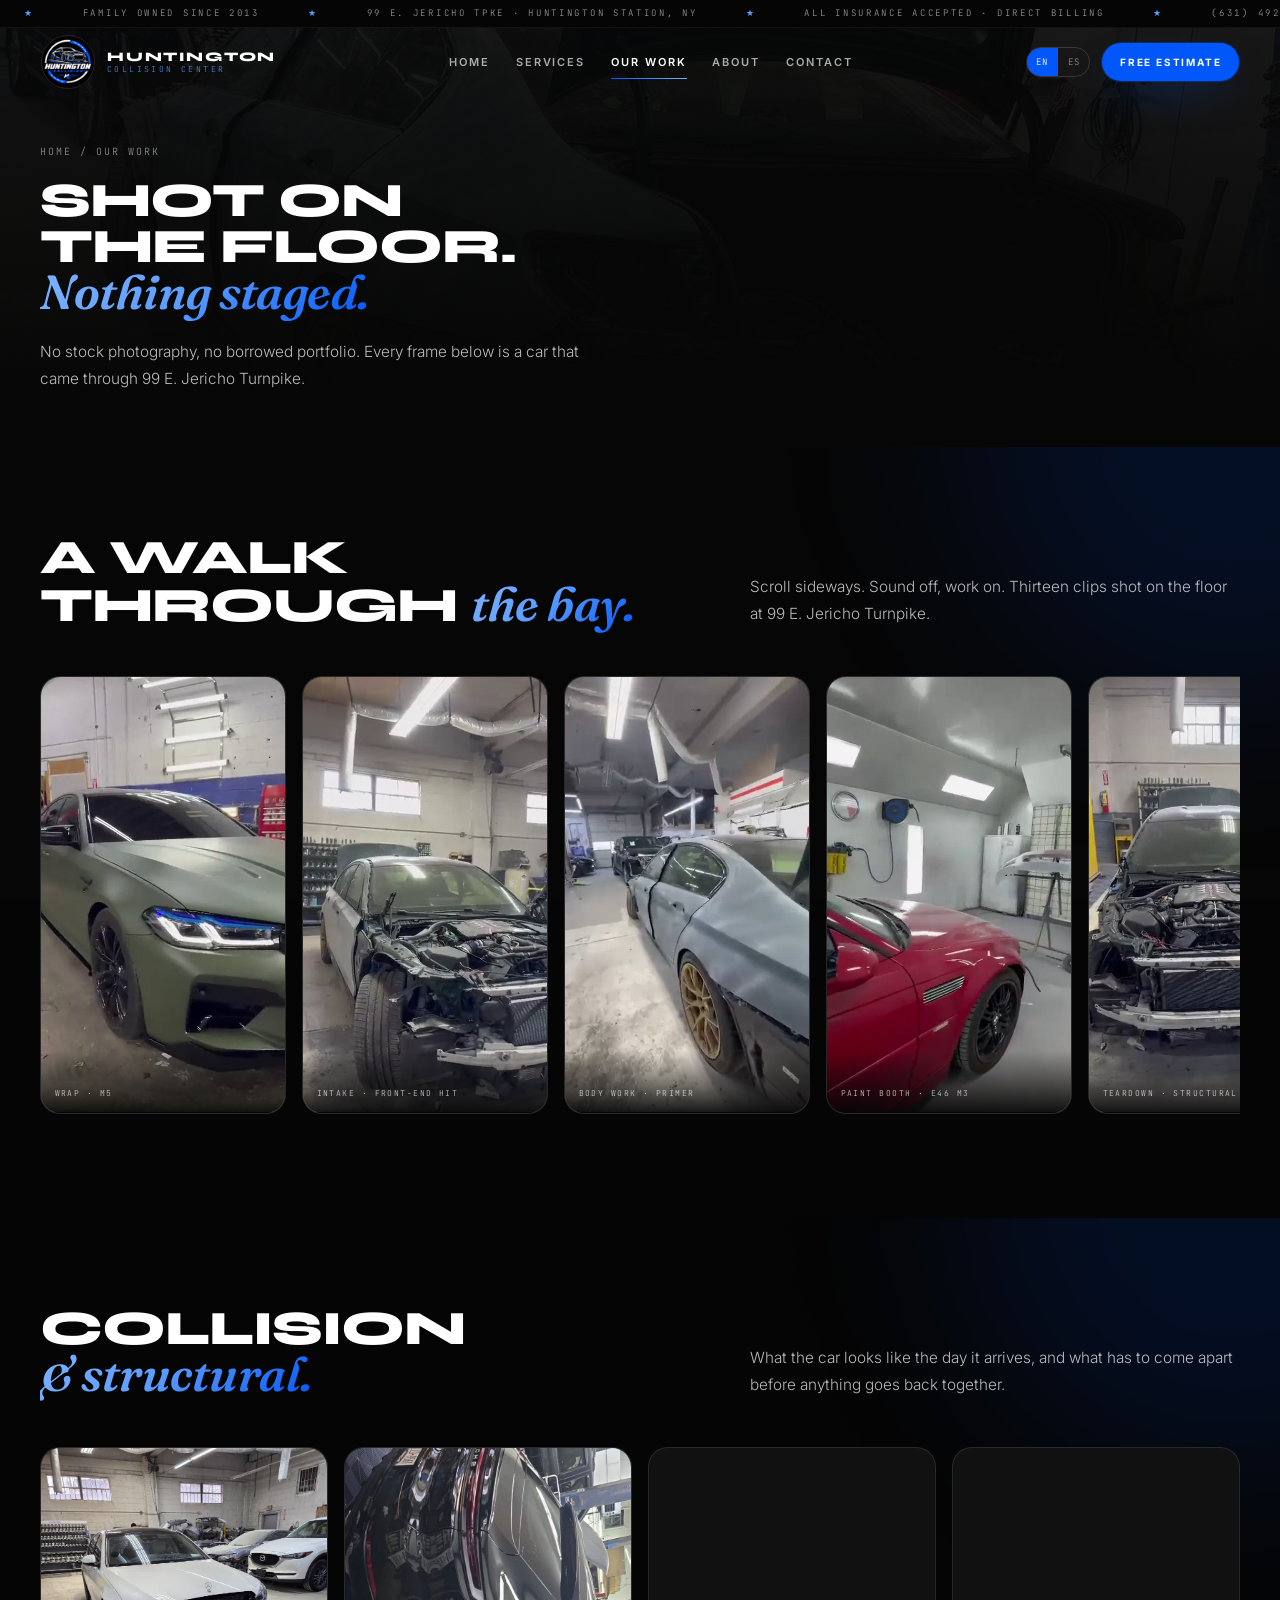
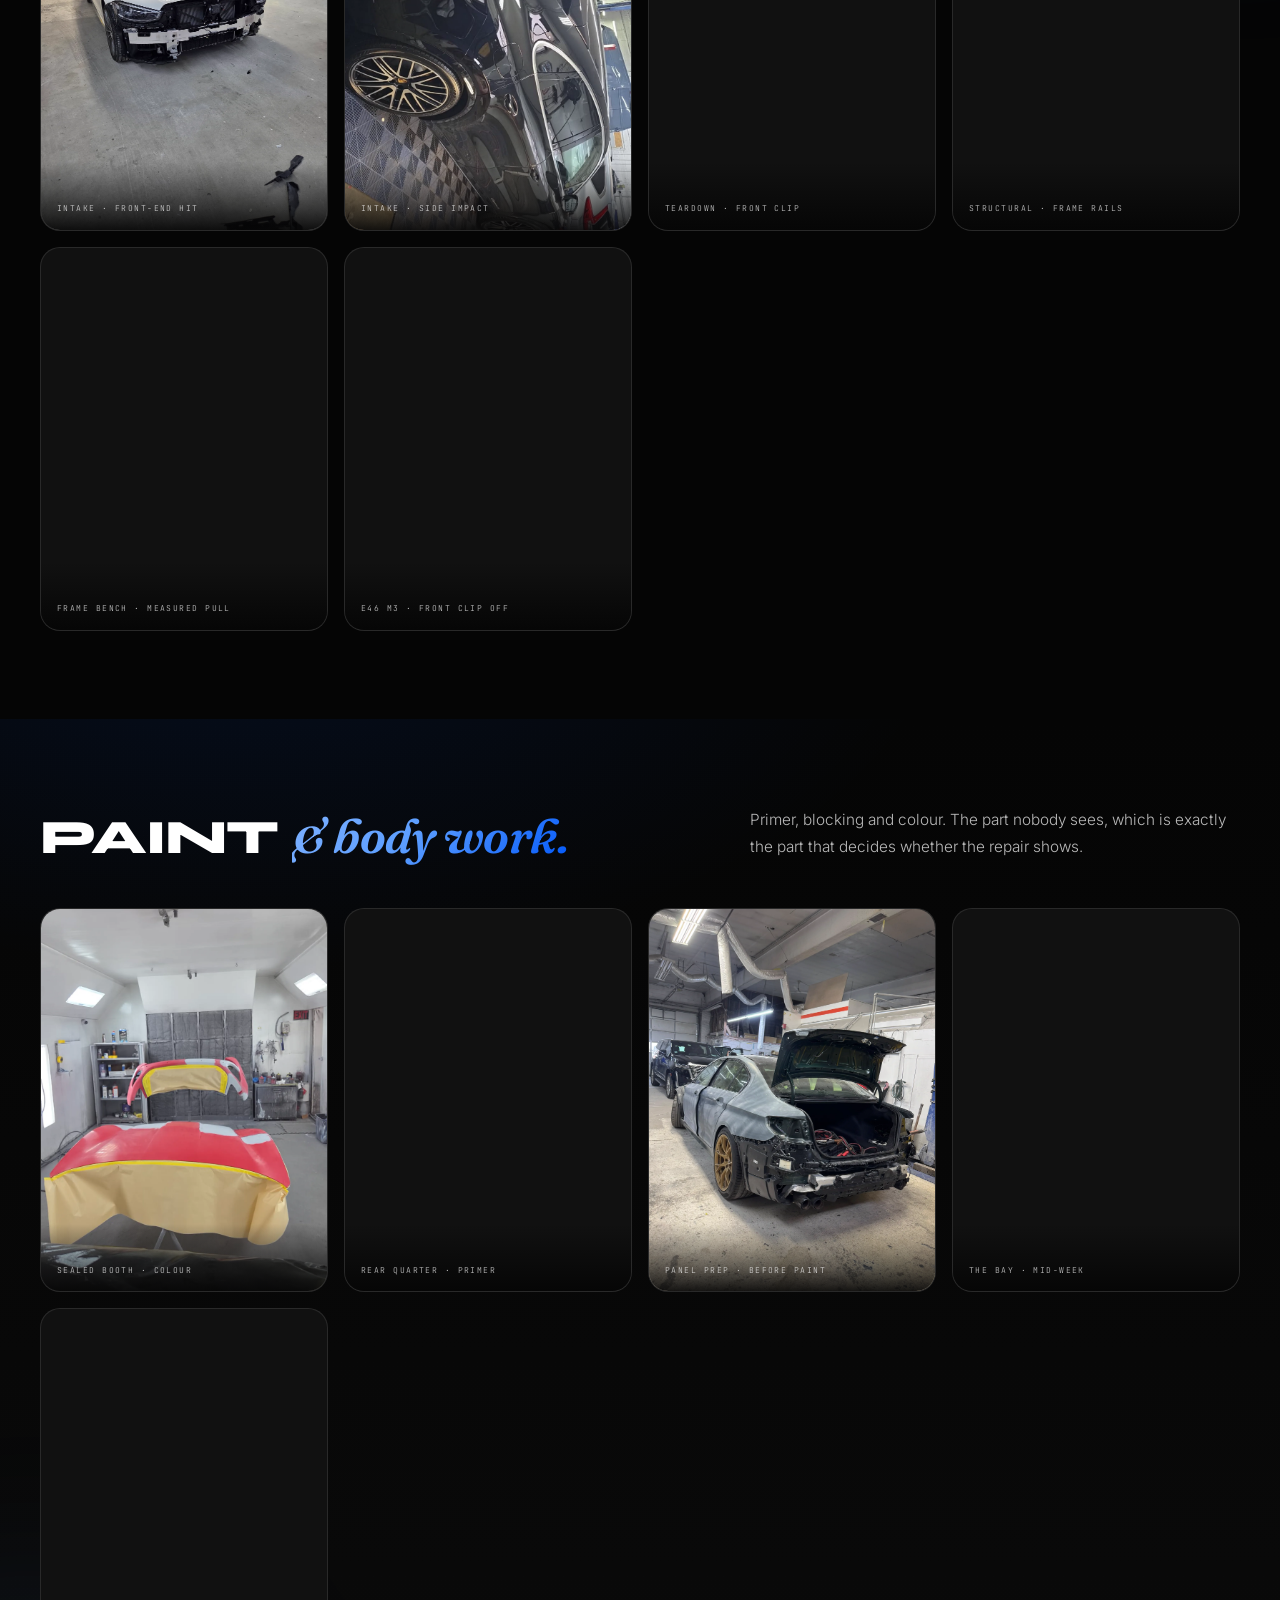
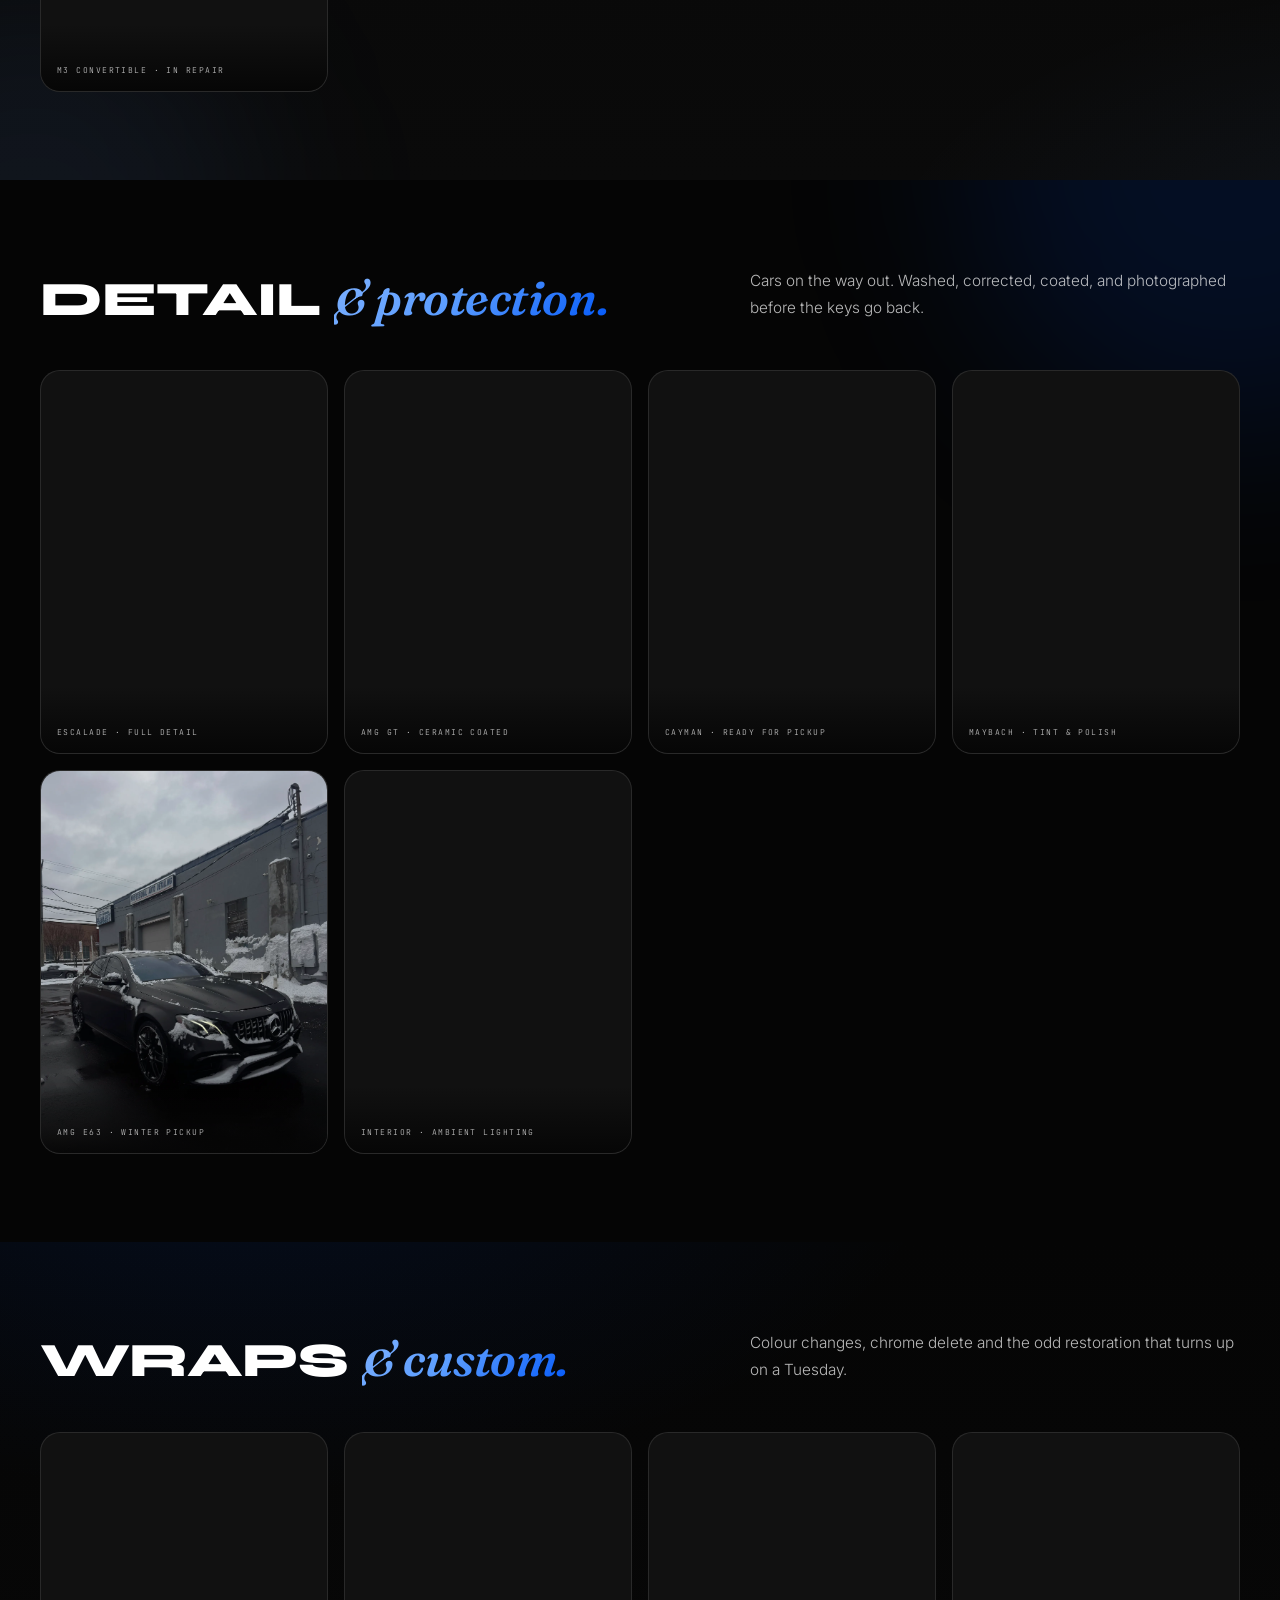
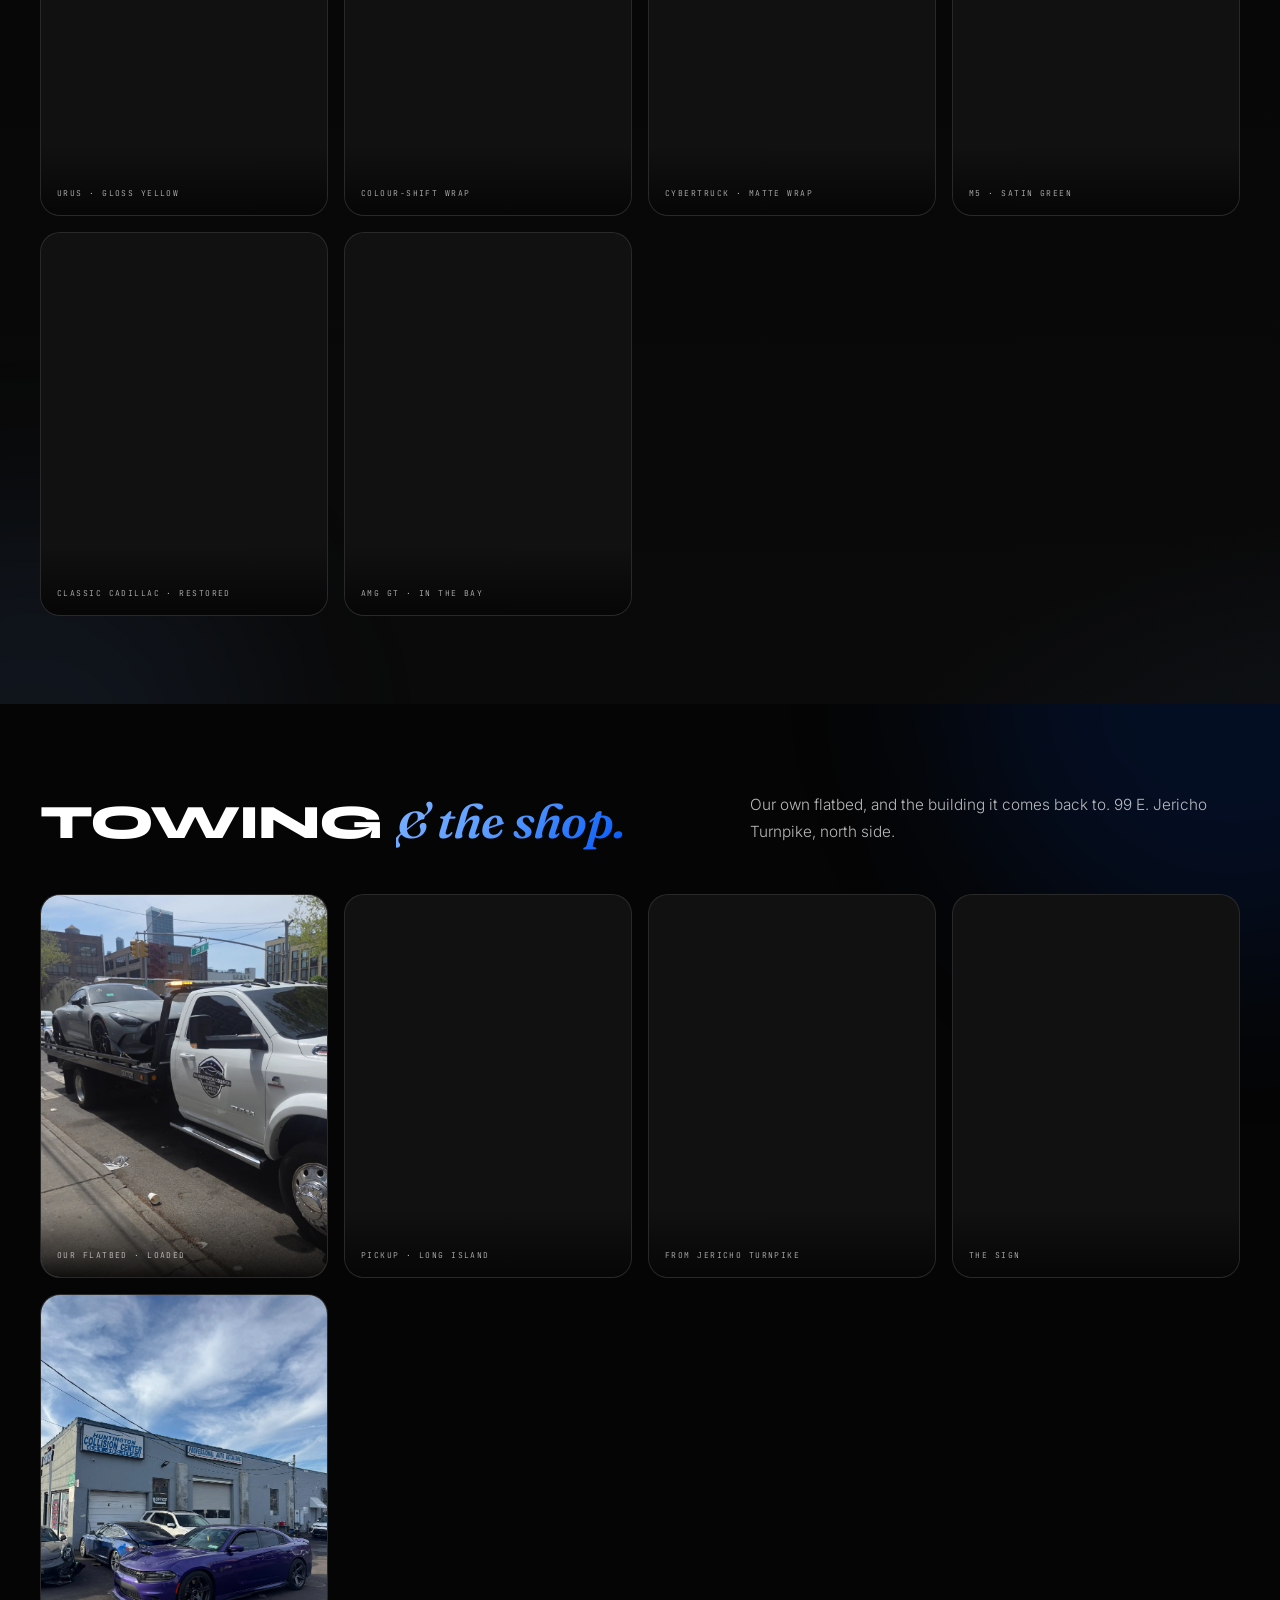
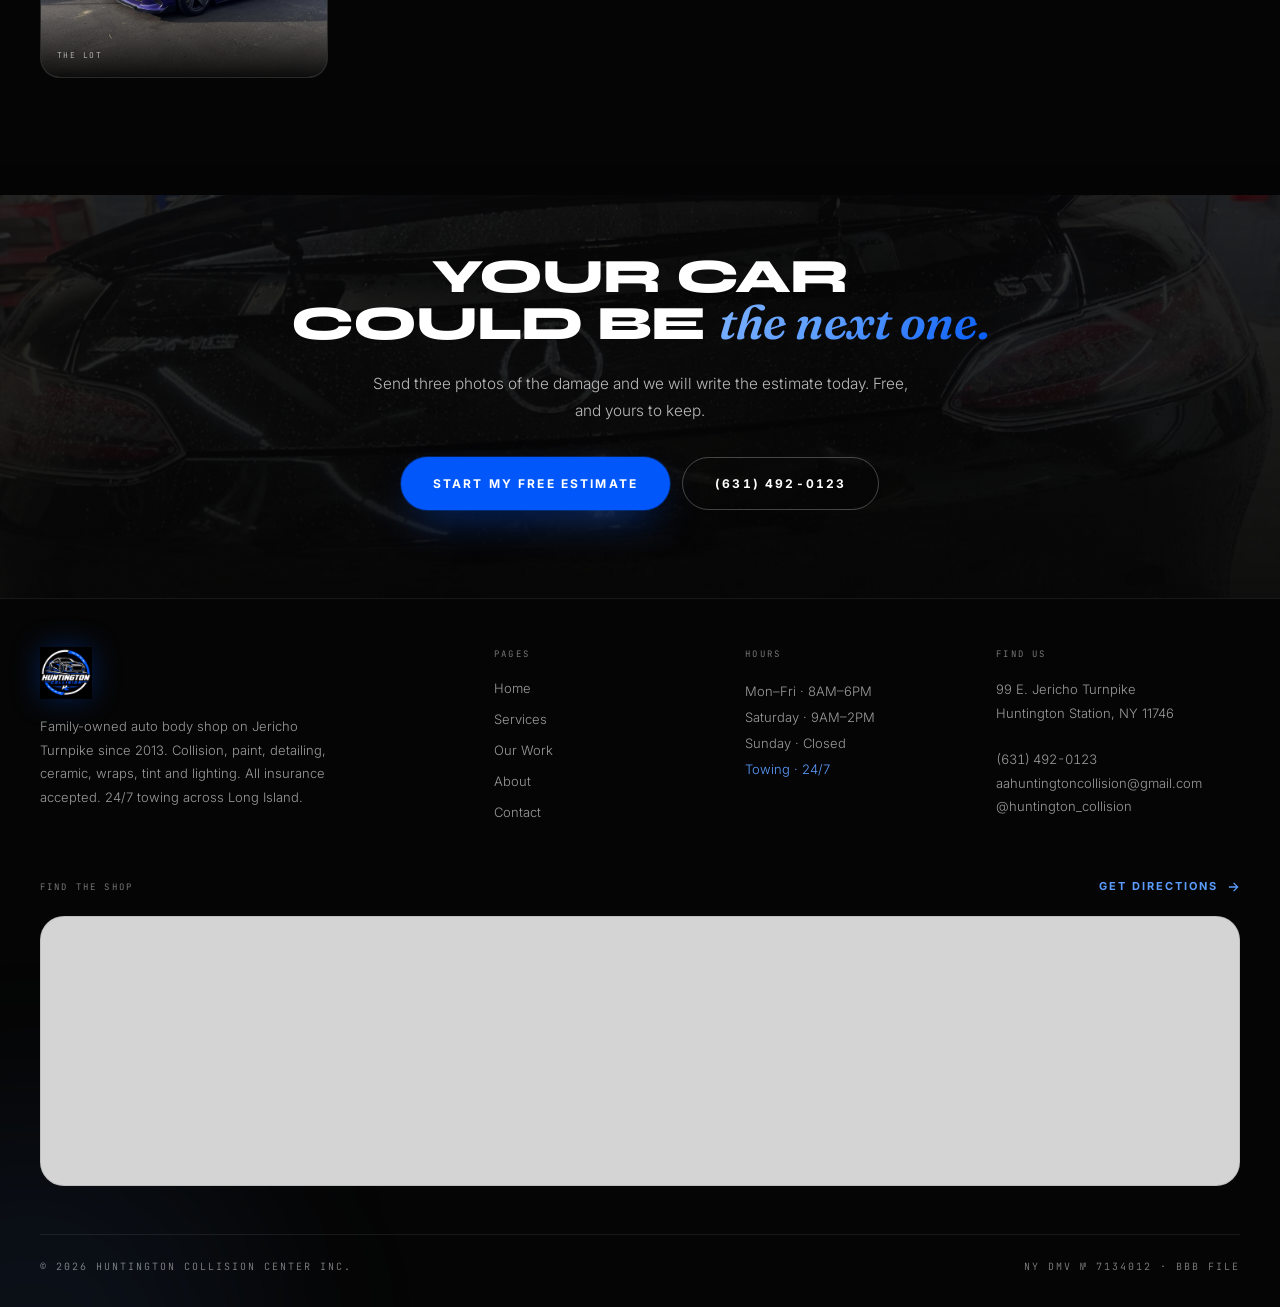
<file: gallery.html>
<!DOCTYPE html>
<html lang="en">
<head>
<meta charset="UTF-8">
<meta name="viewport" content="width=device-width, initial-scale=1">
<meta name="theme-color" content="#050505">
<title>Our Work · Huntington Collision Center · Huntington Station, NY</title>
<meta name="description" content="Real photos and video from the shop floor at 99 E. Jericho Turnpike. Collision teardowns, panels in primer, paint booth work and finished wraps. Nothing staged.">
<link rel="canonical" href="https://huntingtoncollision.com/gallery">
<meta property="og:type" content="website">
<meta property="og:title" content="Our Work · Huntington Collision Center · Huntington Station, NY">
<meta property="og:description" content="Real photos and video from the shop floor at 99 E. Jericho Turnpike. Collision teardowns, panels in primer, paint booth work and finished wraps. Nothing staged.">
<meta property="og:image" content="https://huntingtoncollision.com/assets/media/photo/m5-primer-bay.webp">
<link rel="icon" type="image/png" href="assets/brand/logo-180.png">
<link rel="apple-touch-icon" href="assets/brand/logo-180.png">

<link rel="preconnect" href="https://fonts.googleapis.com">
<link rel="preconnect" href="https://fonts.gstatic.com" crossorigin>
<link href="https://fonts.googleapis.com/css2?family=Fraunces:ital,opsz,wght@1,9..144,400..700&family=Inter:wght@300;400;500;600;700&family=JetBrains+Mono:wght@400;500&family=Syne:wght@600;700;800&display=swap" rel="stylesheet">
<link rel="stylesheet" href="assets/styles.css?v=60ea9026">

<script>
(function () {
  var d = document.documentElement;
  d.classList.add('js');
  var show = true;
  try { show = !sessionStorage.getItem('hc-seen'); } catch (e) {}
  if (!show) return;
  d.classList.add('loading');
  // Si app.js no llega a ejecutarse (red, parseo, extensión), el loader
  // no puede dejar la página en negro para siempre.
  setTimeout(function () {
    d.classList.remove('loading');
    var l = document.querySelector('.loader');
    if (l && l.parentNode) l.parentNode.removeChild(l);
  }, 6000);
})();
</script>
</head>
<body>

<a class="skip" href="#main" data-en="Skip to content" data-es="Ir al contenido">Skip to content</a>
<div class="grain" aria-hidden="true"></div>
<div class="progress" aria-hidden="true"></div>

<!-- ============ LOADER ============ -->
<div class="loader" role="status"
     aria-label="Loading Huntington Collision Center"
     data-en-aria="Loading Huntington Collision Center"
     data-es-aria="Cargando Huntington Collision Center">
  <div class="loader-in">
    <img class="loader-logo" src="assets/brand/logo.webp" alt="" width="140" height="140" aria-hidden="true">
    <span class="loader-word" translate="no">Huntington Collision</span>
    <span class="loader-bar" aria-hidden="true"><i></i></span>
  </div>
</div>

<!-- ============ TICKER ============ -->
<div class="ticker" aria-hidden="true">
  <div class="ticker-track">
    <div>
      <b>★</b><span>Family owned since 2013</span>
      <b>★</b><span>99 E. Jericho Tpke · Huntington Station, NY</span>
      <b>★</b><span>All insurance accepted · Direct billing</span>
      <b>★</b><span>(631) 492-0123</span>
      <b>★</b><span>24/7 towing across Long Island</span>
    </div>
    <div>
      <b>★</b><span>Family owned since 2013</span>
      <b>★</b><span>99 E. Jericho Tpke · Huntington Station, NY</span>
      <b>★</b><span>All insurance accepted · Direct billing</span>
      <b>★</b><span>(631) 492-0123</span>
      <b>★</b><span>24/7 towing across Long Island</span>
    </div>
  </div>
</div>

<!-- ============ NAV ============ -->
<header class="nav">
  <div class="nav-shell">
    <div class="nav-in">
      <a href="index.html" class="brand" aria-label="Huntington Collision Center, home">
        <span class="brand-mark"><img src="assets/brand/logo.webp" alt="" width="40" height="40" aria-hidden="true"></span>
        <span class="brand-txt" translate="no"><b>Huntington</b><small>Collision Center</small></span>
      </a>

      <nav class="nav-links" aria-label="Main">
        <a href="index.html" class="nav-link" data-en="Home" data-es="Inicio">Home</a>
        <a href="services.html" class="nav-link" data-en="Services" data-es="Servicios">Services</a>
        <a href="gallery.html" class="nav-link active" data-en="Our Work" data-es="Trabajos">Our Work</a>
        <a href="about.html" class="nav-link" data-en="About" data-es="Nosotros">About</a>
        <a href="contact.html" class="nav-link" data-en="Contact" data-es="Contacto">Contact</a>
      </nav>

      <div class="nav-right">
        <div class="lang" role="group" aria-label="Language">
          <button type="button" data-lang="en" aria-pressed="true">EN</button>
          <button type="button" data-lang="es" aria-pressed="false">ES</button>
        </div>
        <a href="#" data-open-quote class="btn btn-primary btn-sm shine magnetic nav-cta"
           data-en="Free Estimate" data-es="Cotizar Gratis">Free Estimate</a>
        <button type="button" id="burger" class="burger" aria-expanded="false" aria-controls="navPanel"
                aria-label="Open menu" data-en-aria="Open menu" data-es-aria="Abrir menú">
          <svg width="22" height="22" viewBox="0 0 24 24" fill="none" stroke="currentColor" stroke-width="1.6" aria-hidden="true"><path d="M3 6h18M3 12h18M3 18h18"/></svg>
        </button>
      </div>
    </div>
  </div>

  <div id="navPanel" class="nav-panel">
    <a href="index.html" data-en="Home" data-es="Inicio">Home</a>
    <a href="services.html" data-en="Services" data-es="Servicios">Services</a>
    <a href="gallery.html" class="active" data-en="Our Work" data-es="Trabajos">Our Work</a>
    <a href="about.html" data-en="About" data-es="Nosotros">About</a>
    <a href="contact.html" data-en="Contact" data-es="Contacto">Contact</a>
  </div>
</header>

<main id="main">

<!-- ============ ENCABEZADO ============ -->
<section class="page-head">
  <div class="page-head-media" aria-hidden="true">
    <img src="assets/media/photo/m5-primer-bay.webp" alt="" width="1600" height="2134" fetchpriority="high" decoding="async">
  </div>
  <div class="wrap">
    <nav class="crumbs mono" aria-label="Breadcrumb">
      <a href="index.html" data-en="Home" data-es="Inicio">Home</a>
      <span aria-hidden="true">/</span>
      <span data-en="Our Work" data-es="Trabajos">Our Work</span>
    </nav>
    <h1 class="display h-1" style="max-width:15ch">
      <span data-en="Shot on the floor." data-es="Grabado en el taller.">Shot on the floor.</span><br>
      <span class="accent gradient-text" data-en="Nothing staged." data-es="Nada montado.">Nothing staged.</span>
    </h1>
    <p class="lede" style="margin-top:1.4rem"
       data-en="No stock photography, no borrowed portfolio. Every frame below is a car that came through 99 E. Jericho Turnpike."
       data-es="Sin fotos de banco, sin portafolio prestado. Cada imagen de abajo es un carro que pasó por el 99 E. Jericho Turnpike.">
      No stock photography, no borrowed portfolio. Every frame below is a car that came through 99 E. Jericho Turnpike.
    </p>
  </div>
</section>


<!-- ============ VIDEO ============ -->
<section class="section" aria-labelledby="reel-h">
  <div class="blob blob-a" aria-hidden="true"></div>
  <div class="wrap">
    <div class="head rise">
      <h2 id="reel-h" class="display h-1">
        <span data-en="A walk through" data-es="Un recorrido por">A walk through</span>
        <span class="accent gradient-text" data-en="the bay." data-es="el taller.">the bay.</span>
      </h2>
      <p class="lede" data-en="Scroll sideways. Sound off, work on. Thirteen clips shot on the floor at 99 E. Jericho Turnpike." data-es="Desliza al lado. Sin sonido, con trabajo. Trece clips grabados en el taller del 99 E. Jericho Turnpike.">Scroll sideways. Sound off, work on. Thirteen clips shot on the floor at 99 E. Jericho Turnpike.</p>
    </div>

    <div class="reel-strip rise" role="list">

      <div class="reel" role="listitem">
        <video data-auto muted loop playsinline preload="none" poster="assets/media/video/reel-green-bay.webp" width="464" height="832" aria-label="Wrapped M5 parked in the bay" data-en-aria="Wrapped M5 parked in the bay" data-es-aria="M5 forrado en el taller"><source src="assets/media/video/reel-green-bay.mp4" type="video/mp4"></video>
        <span class="reel-tag" data-en="Wrap · M5" data-es="Vinilo · M5">Wrap · M5</span>
      </div>

      <div class="reel" role="listitem">
        <video data-auto muted loop playsinline preload="none" poster="assets/media/video/reel-wreck.webp" width="464" height="832" aria-label="Front-end collision damage at intake" data-en-aria="Front-end collision damage at intake" data-es-aria="Daño frontal al ingreso"><source src="assets/media/video/reel-wreck.mp4" type="video/mp4"></video>
        <span class="reel-tag" data-en="Intake · front-end hit" data-es="Ingreso · golpe frontal">Intake · front-end hit</span>
      </div>

      <div class="reel" role="listitem">
        <video data-auto muted loop playsinline preload="none" poster="assets/media/video/reel-primer-rear.webp" width="464" height="832" aria-label="Rear quarter panel sanded to primer" data-en-aria="Rear quarter panel sanded to primer" data-es-aria="Panel trasero lijado a primer"><source src="assets/media/video/reel-primer-rear.mp4" type="video/mp4"></video>
        <span class="reel-tag" data-en="Body work · primer" data-es="Carrocería · primer">Body work · primer</span>
      </div>

      <div class="reel" role="listitem">
        <video data-auto muted loop playsinline preload="none" poster="assets/media/video/reel-booth-red.webp" width="464" height="832" aria-label="Red E46 M3 inside the paint booth" data-en-aria="Red E46 M3 inside the paint booth" data-es-aria="E46 M3 rojo en la cabina de pintura"><source src="assets/media/video/reel-booth-red.mp4" type="video/mp4"></video>
        <span class="reel-tag" data-en="Paint booth · E46 M3" data-es="Cabina · E46 M3">Paint booth · E46 M3</span>
      </div>

      <div class="reel" role="listitem">
        <video data-auto muted loop playsinline preload="none" poster="assets/media/video/reel-stripped.webp" width="464" height="832" aria-label="Vehicle stripped down to the frame rails" data-en-aria="Vehicle stripped down to the frame rails" data-es-aria="Vehículo desarmado hasta el chasis"><source src="assets/media/video/reel-stripped.mp4" type="video/mp4"></video>
        <span class="reel-tag" data-en="Teardown · structural" data-es="Desarme · estructural">Teardown · structural</span>
      </div>

      <div class="reel" role="listitem">
        <video data-auto muted loop playsinline preload="none" poster="assets/media/video/reel-green-front.webp" width="464" height="832" aria-label="Front bumper off, headlights exposed" data-en-aria="Front bumper off, headlights exposed" data-es-aria="Bumper delantero fuera, faros expuestos"><source src="assets/media/video/reel-green-front.mp4" type="video/mp4"></video>
        <span class="reel-tag" data-en="Front clip · off" data-es="Frente · desmontado">Front clip · off</span>
      </div>

      <div class="reel" role="listitem">
        <video data-auto muted loop playsinline preload="none" poster="assets/media/video/reel-green-hood.webp" width="464" height="832" aria-label="Close pass over a satin wrapped hood" data-en-aria="Close pass over a satin wrapped hood" data-es-aria="Toma cercana sobre un capó forrado"><source src="assets/media/video/reel-green-hood.mp4" type="video/mp4"></video>
        <span class="reel-tag" data-en="Satin wrap · hood" data-es="Vinilo satinado · capó">Satin wrap · hood</span>
      </div>

      <div class="reel" role="listitem">
        <video data-auto muted loop playsinline preload="none" poster="assets/media/video/reel-glass.webp" width="464" height="832" aria-label="Damaged glass and A-pillar on intake" data-en-aria="Damaged glass and A-pillar on intake" data-es-aria="Vidrio y pilar A dañados al ingreso"><source src="assets/media/video/reel-glass.mp4" type="video/mp4"></video>
        <span class="reel-tag" data-en="Glass &amp; pillar" data-es="Vidrio y pilar">Glass &amp; pillar</span>
      </div>

      <div class="reel" role="listitem">
        <video data-auto muted loop playsinline preload="none" poster="assets/media/video/reel-primer-open.webp" width="464" height="832" aria-label="Trunk open with wiring exposed during repair" data-en-aria="Trunk open with wiring exposed during repair" data-es-aria="Baúl abierto con cableado expuesto"><source src="assets/media/video/reel-primer-open.mp4" type="video/mp4"></video>
        <span class="reel-tag" data-en="Rear quarter · wiring" data-es="Cuarto trasero · cableado">Rear quarter · wiring</span>
      </div>

      <div class="reel" role="listitem">
        <video data-auto muted loop playsinline preload="none" poster="assets/media/video/reel-green-out.webp" width="464" height="832" aria-label="Finished wrap rolling out of the shop" data-en-aria="Finished wrap rolling out of the shop" data-es-aria="Vinilo terminado saliendo del taller"><source src="assets/media/video/reel-green-out.mp4" type="video/mp4"></video>
        <span class="reel-tag" data-en="Finished · rolling out" data-es="Terminado · saliendo">Finished · rolling out</span>
      </div>

      <div class="reel" role="listitem">
        <video data-auto muted loop playsinline preload="none" poster="assets/media/video/reel-green-lot.webp" width="464" height="832" aria-label="Wrapped sedan in the lot on a clear day" data-en-aria="Wrapped sedan in the lot on a clear day" data-es-aria="Sedán forrado en el patio"><source src="assets/media/video/reel-green-lot.mp4" type="video/mp4"></video>
        <span class="reel-tag" data-en="Delivery day" data-es="Día de entrega">Delivery day</span>
      </div>

      <div class="reel" role="listitem">
        <video data-auto muted loop playsinline preload="none" poster="assets/media/video/reel-green-sign.webp" width="464" height="832" aria-label="Car leaving past the shop sign" data-en-aria="Car leaving past the shop sign" data-es-aria="Carro saliendo frente al letrero"><source src="assets/media/video/reel-green-sign.mp4" type="video/mp4"></video>
        <span class="reel-tag" data-en="99 E. Jericho Tpke" data-es="99 E. Jericho Tpke">99 E. Jericho Tpke</span>
      </div>

      <div class="reel" role="listitem">
        <video data-auto muted loop playsinline preload="none" poster="assets/media/video/reel-strip.webp" width="464" height="832" aria-label="Panel removal in progress" data-en-aria="Panel removal in progress" data-es-aria="Desmontaje de paneles en progreso"><source src="assets/media/video/reel-strip.mp4" type="video/mp4"></video>
        <span class="reel-tag" data-en="Panel removal" data-es="Desmontaje de panel">Panel removal</span>
      </div>
      <div class="reel" role="listitem">
        <video data-auto muted loop playsinline preload="none" poster="assets/media/video/reel-escalade-sign.webp" width="464" height="740" aria-label="Black Cadillac Escalade leaving past the shop sign" data-en-aria="Black Cadillac Escalade leaving past the shop sign" data-es-aria="Cadillac Escalade saliendo frente al letrero"><source src="assets/media/video/reel-escalade-sign.mp4" type="video/mp4"></video>
        <span class="reel-tag" data-en="Escalade · delivered" data-es="Escalade · entregado">Escalade · delivered</span>
      </div>
      <div class="reel" role="listitem">
        <video data-auto muted loop playsinline preload="none" poster="assets/media/video/reel-tesla-wreck.webp" width="464" height="832" aria-label="Red Tesla with the front end destroyed on intake" data-en-aria="Red Tesla with the front end destroyed on intake" data-es-aria="Tesla rojo con el frente destrozado al ingreso"><source src="assets/media/video/reel-tesla-wreck.mp4" type="video/mp4"></video>
        <span class="reel-tag" data-en="Intake · Tesla front hit" data-es="Ingreso · Tesla golpe frontal">Intake · Tesla front hit</span>
      </div>
      <div class="reel" role="listitem">
        <video data-auto muted loop playsinline preload="none" poster="assets/media/video/reel-porsche-out.webp" width="464" height="832" aria-label="White Porsche Cayman cleaned and ready outside the shop" data-en-aria="White Porsche Cayman cleaned and ready outside the shop" data-es-aria="Porsche Cayman limpio y listo afuera del taller"><source src="assets/media/video/reel-porsche-out.mp4" type="video/mp4"></video>
        <span class="reel-tag" data-en="Cayman · ready" data-es="Cayman · listo">Cayman · ready</span>
      </div>
      <div class="reel" role="listitem">
        <video data-auto muted loop playsinline preload="none" poster="assets/media/video/reel-escalade-bay.webp" width="464" height="832" aria-label="Black Escalade parked inside the shop bay" data-en-aria="Black Escalade parked inside the shop bay" data-es-aria="Escalade negro dentro del taller"><source src="assets/media/video/reel-escalade-bay.mp4" type="video/mp4"></video>
        <span class="reel-tag" data-en="Escalade · in the bay" data-es="Escalade · en el taller">Escalade · in the bay</span>
      </div>
      <div class="reel" role="listitem">
        <video data-auto muted loop playsinline preload="none" poster="assets/media/video/reel-tesla-teardown.webp" width="464" height="832" aria-label="Red Tesla stripped at the front for structural repair" data-en-aria="Red Tesla stripped at the front for structural repair" data-es-aria="Tesla rojo desarmado al frente para reparación estructural"><source src="assets/media/video/reel-tesla-teardown.mp4" type="video/mp4"></video>
        <span class="reel-tag" data-en="Tesla · front clip off" data-es="Tesla · frente desmontado">Tesla · front clip off</span>
      </div>
    </div>
  </div>
</section>


<!-- ============ COLLISION ============ -->
<section class="section" id="g-collision" aria-labelledby="g-collision-h">
  <div class="blob blob-a" aria-hidden="true"></div>
  <div class="wrap">
    <div class="head rise">
      <h2 id="g-collision-h" class="display h-1">
        <span data-en="Collision" data-es="Colisión">Collision</span>
        <span class="accent gradient-text" data-en="&amp; structural." data-es="y estructura.">&amp; structural.</span>
      </h2>
      <p class="lede" data-en="What the car looks like the day it arrives, and what has to come apart before anything goes back together." data-es="Cómo llega el carro el primer día, y todo lo que hay que desarmar antes de volver a armar nada.">What the car looks like the day it arrives, and what has to come apart before anything goes back together.</p>
    </div>
    <div class="photo-grid rise-kids">
        <div class="tile">
          <img src="assets/media/photo/collision-white.webp" alt="White Mercedes with the front end torn off after a collision" width="1600" height="2134" loading="lazy" decoding="async">
          <span class="tile-cap" data-en="Intake · front-end hit" data-es="Ingreso · golpe frontal">Intake · front-end hit</span>
        </div>
        <div class="tile">
          <img src="assets/media/photo/collision-black.webp" alt="Black car with heavy side damage waiting for teardown" width="1600" height="2844" loading="lazy" decoding="async">
          <span class="tile-cap" data-en="Intake · side impact" data-es="Ingreso · impacto lateral">Intake · side impact</span>
        </div>
        <div class="tile">
          <img src="assets/media/photo/collision-frontend.webp" alt="Black sedan with the front end crushed and the bumper torn away" width="1600" height="2134" loading="lazy" decoding="async">
          <span class="tile-cap" data-en="Teardown · front clip" data-es="Desarme · frente">Teardown · front clip</span>
        </div>
        <div class="tile">
          <img src="assets/media/photo/structural-truck.webp" alt="Pickup stripped to the frame rails for structural work" width="1600" height="2134" loading="lazy" decoding="async">
          <span class="tile-cap" data-en="Structural · frame rails" data-es="Estructural · chasis">Structural · frame rails</span>
        </div>
        <div class="tile">
          <img src="assets/media/photo/frame-bench.webp" alt="Vehicle stripped to the shell on the frame bench" width="1600" height="1200" loading="lazy" decoding="async">
          <span class="tile-cap" data-en="Frame bench · measured pull" data-es="Banco · enderezado medido">Frame bench · measured pull</span>
        </div>
        <div class="tile">
          <img src="assets/media/photo/m3-red-teardown.webp" alt="Imola red BMW M3 with the front bumper removed" width="1600" height="2134" loading="lazy" decoding="async">
          <span class="tile-cap" data-en="E46 M3 · front clip off" data-es="E46 M3 · frente desmontado">E46 M3 · front clip off</span>
        </div>
    </div>
  </div>
</section>


<!-- ============ PAINT ============ -->
<section class="section noise-bg" id="g-paint" aria-labelledby="g-paint-h">
  <div class="blob blob-b" aria-hidden="true"></div>
  <div class="wrap">
    <div class="head rise">
      <h2 id="g-paint-h" class="display h-1">
        <span data-en="Paint" data-es="Pintura">Paint</span>
        <span class="accent gradient-text" data-en="&amp; body work." data-es="y carrocería.">&amp; body work.</span>
      </h2>
      <p class="lede" data-en="Primer, blocking and colour. The part nobody sees, which is exactly the part that decides whether the repair shows." data-es="Primer, lijado y color. La parte que nadie ve, que es justo la que decide si la reparación se nota o no.">Primer, blocking and colour. The part nobody sees, which is exactly the part that decides whether the repair shows.</p>
    </div>
    <div class="photo-grid rise-kids">
        <div class="tile">
          <img src="assets/media/photo/paint-booth.webp" alt="Panel in primer and colour inside the sealed paint booth" width="1600" height="2846" loading="lazy" decoding="async">
          <span class="tile-cap" data-en="Sealed booth · colour" data-es="Cabina sellada · color">Sealed booth · colour</span>
        </div>
        <div class="tile">
          <img src="assets/media/photo/m5-primer-rear.webp" alt="BMW M5 rear quarter sanded to bare primer" width="1600" height="2134" loading="lazy" decoding="async">
          <span class="tile-cap" data-en="Rear quarter · primer" data-es="Cuarto trasero · primer">Rear quarter · primer</span>
        </div>
        <div class="tile">
          <img src="assets/media/photo/m5-primer-bay.webp" alt="BMW M5 stripped to primer under the shop lighting" width="1600" height="2134" loading="lazy" decoding="async">
          <span class="tile-cap" data-en="Panel prep · before paint" data-es="Preparación · antes de pintar">Panel prep · before paint</span>
        </div>
        <div class="tile">
          <img src="assets/media/photo/m5-primer-wide.webp" alt="Wide view of the bay with an M5 in primer" width="1600" height="2134" loading="lazy" decoding="async">
          <span class="tile-cap" data-en="The bay · mid-week" data-es="El taller · a media semana">The bay · mid-week</span>
        </div>
        <div class="tile">
          <img src="assets/media/photo/m3-red-bay.webp" alt="Red BMW M3 convertible mid-repair inside the bay" width="1600" height="2134" loading="lazy" decoding="async">
          <span class="tile-cap" data-en="M3 convertible · in repair" data-es="M3 convertible · en reparación">M3 convertible · in repair</span>
        </div>
    </div>
  </div>
</section>


<!-- ============ DETAIL ============ -->
<section class="section" id="g-detail" aria-labelledby="g-detail-h">
  <div class="blob blob-a" aria-hidden="true"></div>
  <div class="wrap">
    <div class="head rise">
      <h2 id="g-detail-h" class="display h-1">
        <span data-en="Detail" data-es="Detallado">Detail</span>
        <span class="accent gradient-text" data-en="&amp; protection." data-es="y protección.">&amp; protection.</span>
      </h2>
      <p class="lede" data-en="Cars on the way out. Washed, corrected, coated, and photographed before the keys go back." data-es="Carros de salida. Lavados, corregidos, sellados y fotografiados antes de devolver las llaves.">Cars on the way out. Washed, corrected, coated, and photographed before the keys go back.</p>
    </div>
    <div class="photo-grid rise-kids">
        <div class="tile">
          <img src="assets/media/photo/detail-escalade.webp" alt="Clean black Cadillac Escalade in the lot after a full detail" width="1600" height="2134" loading="lazy" decoding="async">
          <span class="tile-cap" data-en="Escalade · full detail" data-es="Escalade · detallado completo">Escalade · full detail</span>
        </div>
        <div class="tile">
          <img src="assets/media/photo/ceramic-amg.webp" alt="Black Mercedes-AMG GT with a mirror finish after ceramic coating" width="1600" height="1200" loading="lazy" decoding="async">
          <span class="tile-cap" data-en="AMG GT · ceramic coated" data-es="AMG GT · cerámico">AMG GT · ceramic coated</span>
        </div>
        <div class="tile">
          <img src="assets/media/photo/detail-porsche.webp" alt="White Porsche Cayman washed and ready for pickup" width="1600" height="2134" loading="lazy" decoding="async">
          <span class="tile-cap" data-en="Cayman · ready for pickup" data-es="Cayman · listo para entrega">Cayman · ready for pickup</span>
        </div>
        <div class="tile">
          <img src="assets/media/photo/detail-maybach.webp" alt="Black Mercedes-Maybach with dark tinted glass and chrome wheels" width="1600" height="900" loading="lazy" decoding="async">
          <span class="tile-cap" data-en="Maybach · tint &amp; polish" data-es="Maybach · polarizado y pulido">Maybach · tint &amp; polish</span>
        </div>
        <div class="tile">
          <img src="assets/media/photo/e63-winter-lot.webp" alt="Matte black Mercedes-AMG E63 outside the shop" width="1600" height="2134" loading="lazy" decoding="async">
          <span class="tile-cap" data-en="AMG E63 · winter pickup" data-es="AMG E63 · entrega de invierno">AMG E63 · winter pickup</span>
        </div>
        <div class="tile">
          <img src="assets/media/photo/interior-tan.webp" alt="Tan leather interior with ambient lighting along the dash" width="1600" height="2134" loading="lazy" decoding="async">
          <span class="tile-cap" data-en="Interior · ambient lighting" data-es="Interior · luz ambiental">Interior · ambient lighting</span>
        </div>
    </div>
  </div>
</section>


<!-- ============ WRAPS ============ -->
<section class="section noise-bg" id="g-custom" aria-labelledby="g-custom-h">
  <div class="blob blob-b" aria-hidden="true"></div>
  <div class="wrap">
    <div class="head rise">
      <h2 id="g-custom-h" class="display h-1">
        <span data-en="Wraps" data-es="Vinilos">Wraps</span>
        <span class="accent gradient-text" data-en="&amp; custom." data-es="y custom.">&amp; custom.</span>
      </h2>
      <p class="lede" data-en="Colour changes, chrome delete and the odd restoration that turns up on a Tuesday." data-es="Cambios de color, chrome delete y alguna restauración que aparece un martes cualquiera.">Colour changes, chrome delete and the odd restoration that turns up on a Tuesday.</p>
    </div>
    <div class="photo-grid rise-kids">
        <div class="tile">
          <img src="assets/media/photo/wrap-urus.webp" alt="Lamborghini Urus wrapped in gloss yellow on the shop floor" width="1600" height="1200" loading="lazy" decoding="async">
          <span class="tile-cap" data-en="Urus · gloss yellow" data-es="Urus · amarillo brillante">Urus · gloss yellow</span>
            <div class="tile">
          <img src="assets/media/photo/starlight-headliner.webp" alt="Fibre-optic starlight headliner lit above leather seats" width="471" height="1024" loading="lazy" decoding="async">
          <span class="tile-cap" data-en="Starlight headliner" data-es="Cielo de estrellas">Starlight headliner</span>
        </div>
        <div class="tile">
          <img src="assets/media/photo/ambient-blue.webp" alt="Blue ambient lighting running along the dash and doors" width="471" height="1024" loading="lazy" decoding="async">
          <span class="tile-cap" data-en="Ambient lighting · blue" data-es="Luz ambiental · azul">Ambient lighting · blue</span>
        </div>
        <div class="tile">
          <img src="assets/media/photo/starlight-red.webp" alt="Starlight headliner above red leather seats" width="471" height="1024" loading="lazy" decoding="async">
          <span class="tile-cap" data-en="Starlight · red interior" data-es="Cielo de estrellas · interior rojo">Starlight · red interior</span>
        </div>
        <div class="tile">
          <img src="assets/media/photo/ambient-green.webp" alt="Green ambient lighting across the dash at night" width="471" height="1024" loading="lazy" decoding="async">
          <span class="tile-cap" data-en="Ambient lighting · green" data-es="Luz ambiental · verde">Ambient lighting · green</span>
        </div>
    </div>
        <div class="tile">
          <img src="assets/media/photo/wrap-purple.webp" alt="Mercedes in a purple colour-shift vinyl wrap, hood raised" width="1600" height="2134" loading="lazy" decoding="async">
          <span class="tile-cap" data-en="Colour-shift wrap" data-es="Vinilo tornasol">Colour-shift wrap</span>
        </div>
        <div class="tile">
          <img src="assets/media/photo/cybertruck-matte.webp" alt="Tesla Cybertruck in a matte black wrap inside the shop" width="1600" height="2134" loading="lazy" decoding="async">
          <span class="tile-cap" data-en="Cybertruck · matte wrap" data-es="Cybertruck · vinilo mate">Cybertruck · matte wrap</span>
        </div>
        <div class="tile">
          <img src="assets/media/photo/m5-green-frontend.webp" alt="Matte military green BMW M5 mid-wrap" width="1600" height="2844" loading="lazy" decoding="async">
          <span class="tile-cap" data-en="M5 · satin green" data-es="M5 · verde satinado">M5 · satin green</span>
        </div>
        <div class="tile">
          <img src="assets/media/photo/classic-caddy.webp" alt="Restored turquoise classic Cadillac convertible in the lot" width="1600" height="1200" loading="lazy" decoding="async">
          <span class="tile-cap" data-en="Classic Cadillac · restored" data-es="Cadillac clásico · restaurado">Classic Cadillac · restored</span>
        </div>
        <div class="tile">
          <img src="assets/media/photo/amg-gt-bay.webp" alt="Black Mercedes-AMG GT parked inside the lit shop" width="1600" height="1200" loading="lazy" decoding="async">
          <span class="tile-cap" data-en="AMG GT · in the bay" data-es="AMG GT · en el taller">AMG GT · in the bay</span>
        </div>
    </div>
  </div>
</section>


<!-- ============ TOWING ============ -->
<section class="section" id="g-tow" aria-labelledby="g-tow-h">
  <div class="blob blob-a" aria-hidden="true"></div>
  <div class="wrap">
    <div class="head rise">
      <h2 id="g-tow-h" class="display h-1">
        <span data-en="Towing" data-es="Grúa">Towing</span>
        <span class="accent gradient-text" data-en="&amp; the shop." data-es="y el taller.">&amp; the shop.</span>
      </h2>
      <p class="lede" data-en="Our own flatbed, and the building it comes back to. 99 E. Jericho Turnpike, north side." data-es="Nuestra propia plataforma, y el edificio al que vuelve. 99 E. Jericho Turnpike, lado norte.">Our own flatbed, and the building it comes back to. 99 E. Jericho Turnpike, north side.</p>
    </div>
    <div class="photo-grid rise-kids">
        <div class="tile">
          <img src="assets/media/photo/towing-flatbed.webp" alt="Huntington Collision flatbed loaded with a customer car" width="1600" height="2846" loading="lazy" decoding="async">
          <span class="tile-cap" data-en="Our flatbed · loaded" data-es="Nuestra plataforma · cargada">Our flatbed · loaded</span>
        </div>
        <div class="tile">
          <img src="assets/media/photo/towing-street.webp" alt="Flatbed tow truck collecting a Mercedes on a residential street" width="1600" height="2134" loading="lazy" decoding="async">
          <span class="tile-cap" data-en="Pickup · Long Island" data-es="Recogida · Long Island">Pickup · Long Island</span>
        </div>
        <div class="tile">
          <img src="assets/media/photo/shop-street.webp" alt="Huntington Collision Center seen from Jericho Turnpike" width="1600" height="2134" loading="lazy" decoding="async">
          <span class="tile-cap" data-en="From Jericho Turnpike" data-es="Desde Jericho Turnpike">From Jericho Turnpike</span>
        </div>
        <div class="tile">
          <img src="assets/media/photo/shop-sign.webp" alt="The Huntington Collision Center sign above the bay doors" width="1600" height="2844" loading="lazy" decoding="async">
          <span class="tile-cap" data-en="The sign" data-es="El letrero">The sign</span>
        </div>
        <div class="tile">
          <img src="assets/media/photo/shop-front-lot.webp" alt="Customer cars parked in the Huntington Collision lot" width="1600" height="2134" loading="lazy" decoding="async">
          <span class="tile-cap" data-en="The lot" data-es="El patio">The lot</span>
        </div>
    </div>
  </div>
</section>

<!-- ============ CIERRE ============ -->
<section class="section closer" aria-labelledby="close-h">
  <div class="closer-media" aria-hidden="true">
    <img src="assets/media/photo/hero-amg.webp" alt="Black Mercedes-AMG GT freshly detailed at the shop door" width="1600" height="1200" loading="lazy" decoding="async" class="parallax" data-parallax="0.06">
  </div>
  <div class="wrap-tight" style="text-align:center">
    <div class="rise">
      <h2 id="close-h" class="display h-1" style="max-width:17ch;margin-inline:auto">
        <span data-en="Your car could be" data-es="Tu carro puede ser">Your car could be</span>
        <span class="accent gradient-text" data-en="the next one." data-es="el próximo.">the next one.</span>
      </h2>
      <p class="lede" style="margin:1.5rem auto 0" data-en="Send three photos of the damage and we will write the estimate today. Free, and yours to keep." data-es="Manda tres fotos del daño y escribimos la cotización hoy. Gratis, y es tuya.">Send three photos of the damage and we will write the estimate today. Free, and yours to keep.</p>
      <div class="hero-cta" style="justify-content:center;margin-top:2rem">
        <a href="#" data-open-quote class="btn btn-primary btn-lg shine magnetic" data-en="Start My Free Estimate" data-es="Empezar Mi Cotización">Start My Free Estimate</a>
        <a href="tel:+16314920123" class="btn btn-ghost btn-lg magnetic num">(631)&nbsp;492-0123</a>
      </div>
    </div>
  </div>
</section>

</main>

<!-- ============ FOOTER ============ -->
<footer class="foot">
  <div class="blob blob-b" aria-hidden="true"></div>
  <div class="wrap">
    <div class="foot-grid">
      <div>
        <img class="foot-logo" src="assets/brand/logo.webp" alt="Huntington Collision Center" width="52" height="52">
        <p class="dim" style="font-size:.8125rem;max-width:38ch;line-height:1.8"
           data-en="Family-owned auto body shop on Jericho Turnpike since 2013. Collision, paint, detailing, ceramic, wraps, tint and lighting. All insurance accepted. 24/7 towing across Long Island."
           data-es="Taller de carrocería familiar en Jericho Turnpike desde 2013. Colisión, pintura, detallado, cerámico, vinilos, polarizado e iluminación. Todos los seguros aceptados. Grúa 24/7 en Long Island.">
          Family-owned auto body shop on Jericho Turnpike since 2013. Collision, paint, detailing, ceramic, wraps, tint and lighting. All insurance accepted. 24/7 towing across Long Island.
        </p>
      </div>

      <nav aria-label="Footer">
        <h3 data-en="Pages" data-es="Páginas">Pages</h3>
        <div class="foot-links">
          <a href="index.html" class="sweep" data-en="Home" data-es="Inicio">Home</a>
          <a href="services.html" class="sweep" data-en="Services" data-es="Servicios">Services</a>
          <a href="gallery.html" class="sweep" data-en="Our Work" data-es="Trabajos">Our Work</a>
          <a href="about.html" class="sweep" data-en="About" data-es="Nosotros">About</a>
          <a href="contact.html" class="sweep" data-en="Contact" data-es="Contacto">Contact</a>
        </div>
      </nav>

      <div>
        <h3 data-en="Hours" data-es="Horario">Hours</h3>
        <p class="dim" style="font-size:.8125rem;line-height:2">
          <span data-en="Mon–Fri · 8AM–6PM" data-es="Lun–Vie · 8AM–6PM">Mon–Fri · 8AM–6PM</span><br>
          <span data-en="Saturday · 9AM–2PM" data-es="Sábado · 9AM–2PM">Saturday · 9AM–2PM</span><br>
          <span data-en="Sunday · Closed" data-es="Domingo · Cerrado">Sunday · Closed</span><br>
          <span class="blue" data-en="Towing · 24/7" data-es="Grúa · 24/7">Towing · 24/7</span>
        </p>
      </div>

      <div>
        <h3 data-en="Find us" data-es="Encuéntranos">Find us</h3>
        <address>
          <a href="https://maps.google.com/?q=99+E+Jericho+Turnpike+Huntington+Station+NY+11746" target="_blank" rel="noopener">
            99 E. Jericho Turnpike<br>Huntington Station, NY 11746
          </a><br><br>
          <a href="tel:+16314920123" class="num">(631) 492-0123</a><br>
          <a href="mailto:aahuntingtoncollision@gmail.com">aahuntingtoncollision@gmail.com</a><br>
          <a href="https://www.instagram.com/huntington_collision/" target="_blank" rel="noopener" translate="no">@huntington_collision</a>
        </address>
      </div>
    </div>

    <!-- Ubicación -->
    <div class="foot-map-head" style="margin-top:var(--gap-l)">
      <h3 style="margin:0" data-en="Find the shop" data-es="Encuentra el taller">Find the shop</h3>
      <a class="link-arrow sweep" target="_blank" rel="noopener"
         href="https://www.google.com/maps/dir/?api=1&destination=99+E+Jericho+Turnpike,+Huntington+Station,+NY+11746">
        <span data-en="Get directions" data-es="Cómo llegar">Get directions</span>
        <svg width="14" height="14" viewBox="0 0 24 24" fill="none" stroke="currentColor" stroke-width="2.2" aria-hidden="true"><path d="M5 12h14M13 5l7 7-7 7"/></svg>
      </a>
    </div>
    <div class="map map-strip">
      <iframe
        src="https://www.google.com/maps?q=99+E+Jericho+Turnpike,+Huntington+Station,+NY+11746&output=embed"
        title="Map showing Huntington Collision Center at 99 E. Jericho Turnpike, Huntington Station, New York"
        data-en-aria="Map showing Huntington Collision Center at 99 E. Jericho Turnpike, Huntington Station, New York"
        data-es-aria="Mapa que muestra Huntington Collision Center en 99 E. Jericho Turnpike, Huntington Station, Nueva York"
        loading="lazy" referrerpolicy="no-referrer-when-downgrade"></iframe>
    </div>

    <div class="foot-base">
      <span class="mono">© <span data-year>2026</span> Huntington Collision Center Inc.</span>
      <span class="mono" translate="no">NY DMV № 7134012 · BBB File</span>
    </div>
  </div>
</footer>

<!-- ============ CTA MÓVIL ============ -->
<div class="mobile-cta">
  <a href="tel:+16314920123">
    <svg width="14" height="14" viewBox="0 0 24 24" fill="none" stroke="currentColor" stroke-width="1.9" aria-hidden="true"><path d="M22 16.9v3a2 2 0 0 1-2.2 2 19.8 19.8 0 0 1-8.6-3.1 19.5 19.5 0 0 1-6-6A19.8 19.8 0 0 1 2.1 4.2 2 2 0 0 1 4.1 2h3a2 2 0 0 1 2 1.7c.1 1 .4 1.9.7 2.8a2 2 0 0 1-.5 2.1L8.1 9.9a16 16 0 0 0 6 6l1.3-1.3a2 2 0 0 1 2.1-.4c.9.3 1.8.6 2.8.7a2 2 0 0 1 1.7 2z"/></svg>
    <span data-en="Call" data-es="Llamar">Call</span>
  </a>
  <a href="#" data-open-quote data-en="Free Estimate" data-es="Cotizar Gratis">Free Estimate</a>
</div>

<!-- ============ MODAL ============ -->
<div id="quoteModal" class="modal" role="dialog" aria-modal="true" aria-labelledby="modal-h" aria-hidden="true">
  <div class="modal-card">
    <div class="modal-head">
      <button type="button" class="modal-close" data-close-quote aria-label="Close" data-en-aria="Close" data-es-aria="Cerrar">
        <svg width="18" height="18" viewBox="0 0 24 24" fill="none" stroke="currentColor" stroke-width="1.8" aria-hidden="true"><path d="M18 6 6 18M6 6l12 12"/></svg>
      </button>
      <h2 id="modal-h" class="display h-2" data-en="Free estimate, same day" data-es="Cotización gratis, hoy mismo">Free estimate, same day</h2>
      <p class="form-note" style="margin-top:.7rem"
         data-en="Tell us what happened. We’ll call you back within one business hour. If it’s urgent, just ring (631) 492-0123."
         data-es="Cuéntanos qué pasó. Te llamamos en menos de una hora hábil. Si es urgente, marca el (631) 492-0123.">
        Tell us what happened. We’ll call you back within one business hour. If it’s urgent, just ring (631) 492-0123.
      </p>
    </div>

    <form data-demo novalidate>
      <label class="field">
        <span class="field-label" data-en="Name" data-es="Nombre">Name</span>
        <input class="input" name="name" type="text" autocomplete="name" required
               placeholder="Jane Doe…" data-en-ph="Jane Doe…" data-es-ph="Juana Pérez…">
        <span class="err" data-err-for="name" role="alert" hidden></span>
      </label>

      <div class="field-row">
        <label class="field">
          <span class="field-label" data-en="Phone" data-es="Teléfono">Phone</span>
          <input class="input num" name="phone" type="tel" inputmode="tel" autocomplete="tel" required
                 spellcheck="false" placeholder="(631) 555-0142…">
          <span class="err" data-err-for="phone" role="alert" hidden></span>
        </label>
        <label class="field">
          <span class="field-label" data-en="Vehicle" data-es="Vehículo">Vehicle</span>
          <input class="input" name="vehicle" type="text" autocomplete="off" spellcheck="false"
                 placeholder="2019 BMW 540i…">
        </label>
      </div>

      <label class="field">
        <span class="field-label" data-en="What happened" data-es="Qué pasó">What happened</span>
        <textarea class="input" name="detail" rows="3"
                  placeholder="Rear-ended on Jericho, bumper and trunk…"
                  data-en-ph="Rear-ended on Jericho, bumper and trunk…"
                  data-es-ph="Me chocaron por atrás en Jericho, bumper y baúl…"></textarea>
      </label>

      <button type="submit" class="btn btn-primary btn-lg shine" style="width:100%"
              data-en="Send &amp; Get My Estimate" data-es="Enviar y Recibir Cotización">Send &amp; Get My Estimate</button>

      <div class="form-msg" data-form-msg role="status" aria-live="polite" hidden></div>

      <p class="form-note" style="margin-top:1rem"
         data-en="Demo form: it doesn’t send yet. Call (631) 492-0123 to reach the shop today."
         data-es="Formulario de demostración: todavía no envía. Llama al (631) 492-0123 para hablar con el taller hoy.">
        Demo form: it doesn’t send yet. Call (631) 492-0123 to reach the shop today.
      </p>
    </form>
  </div>
</div>

<script src="assets/app.js?v=f20074a3" defer></script>
</body>
</html>
</file>
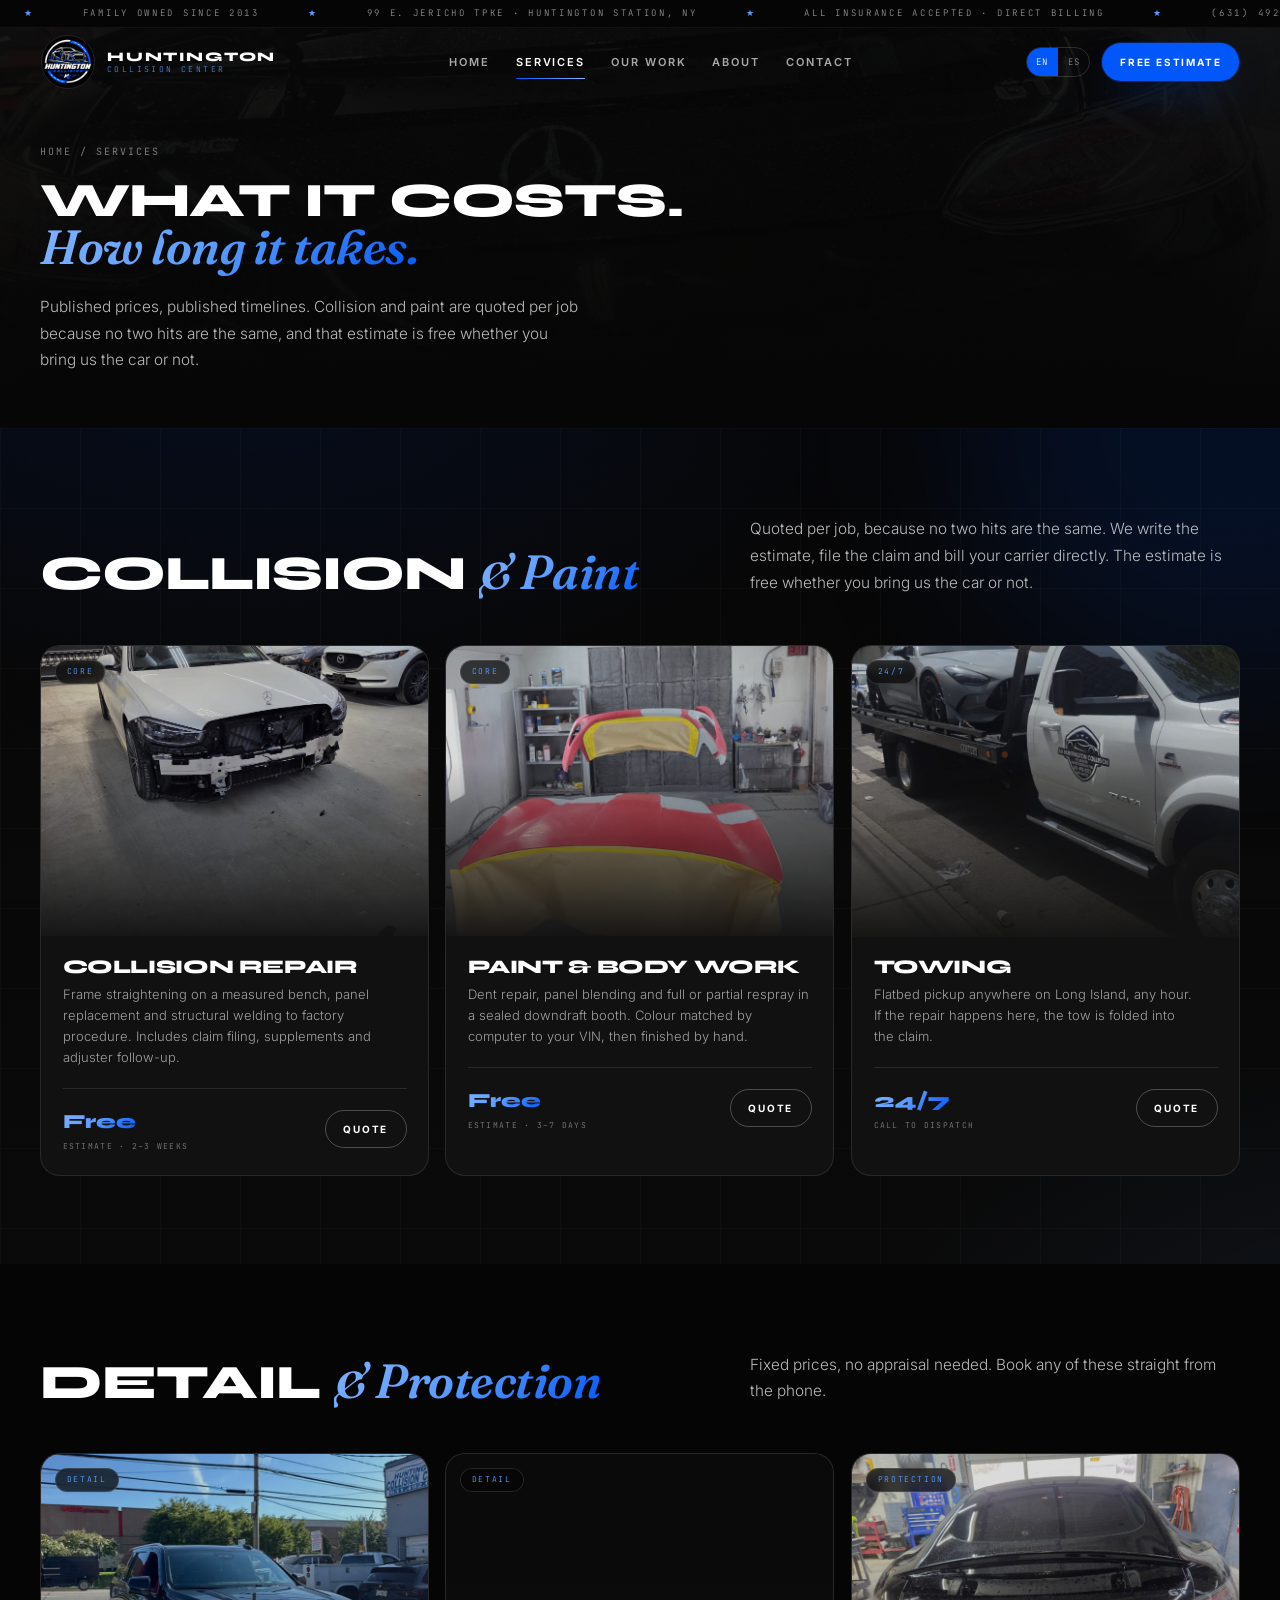
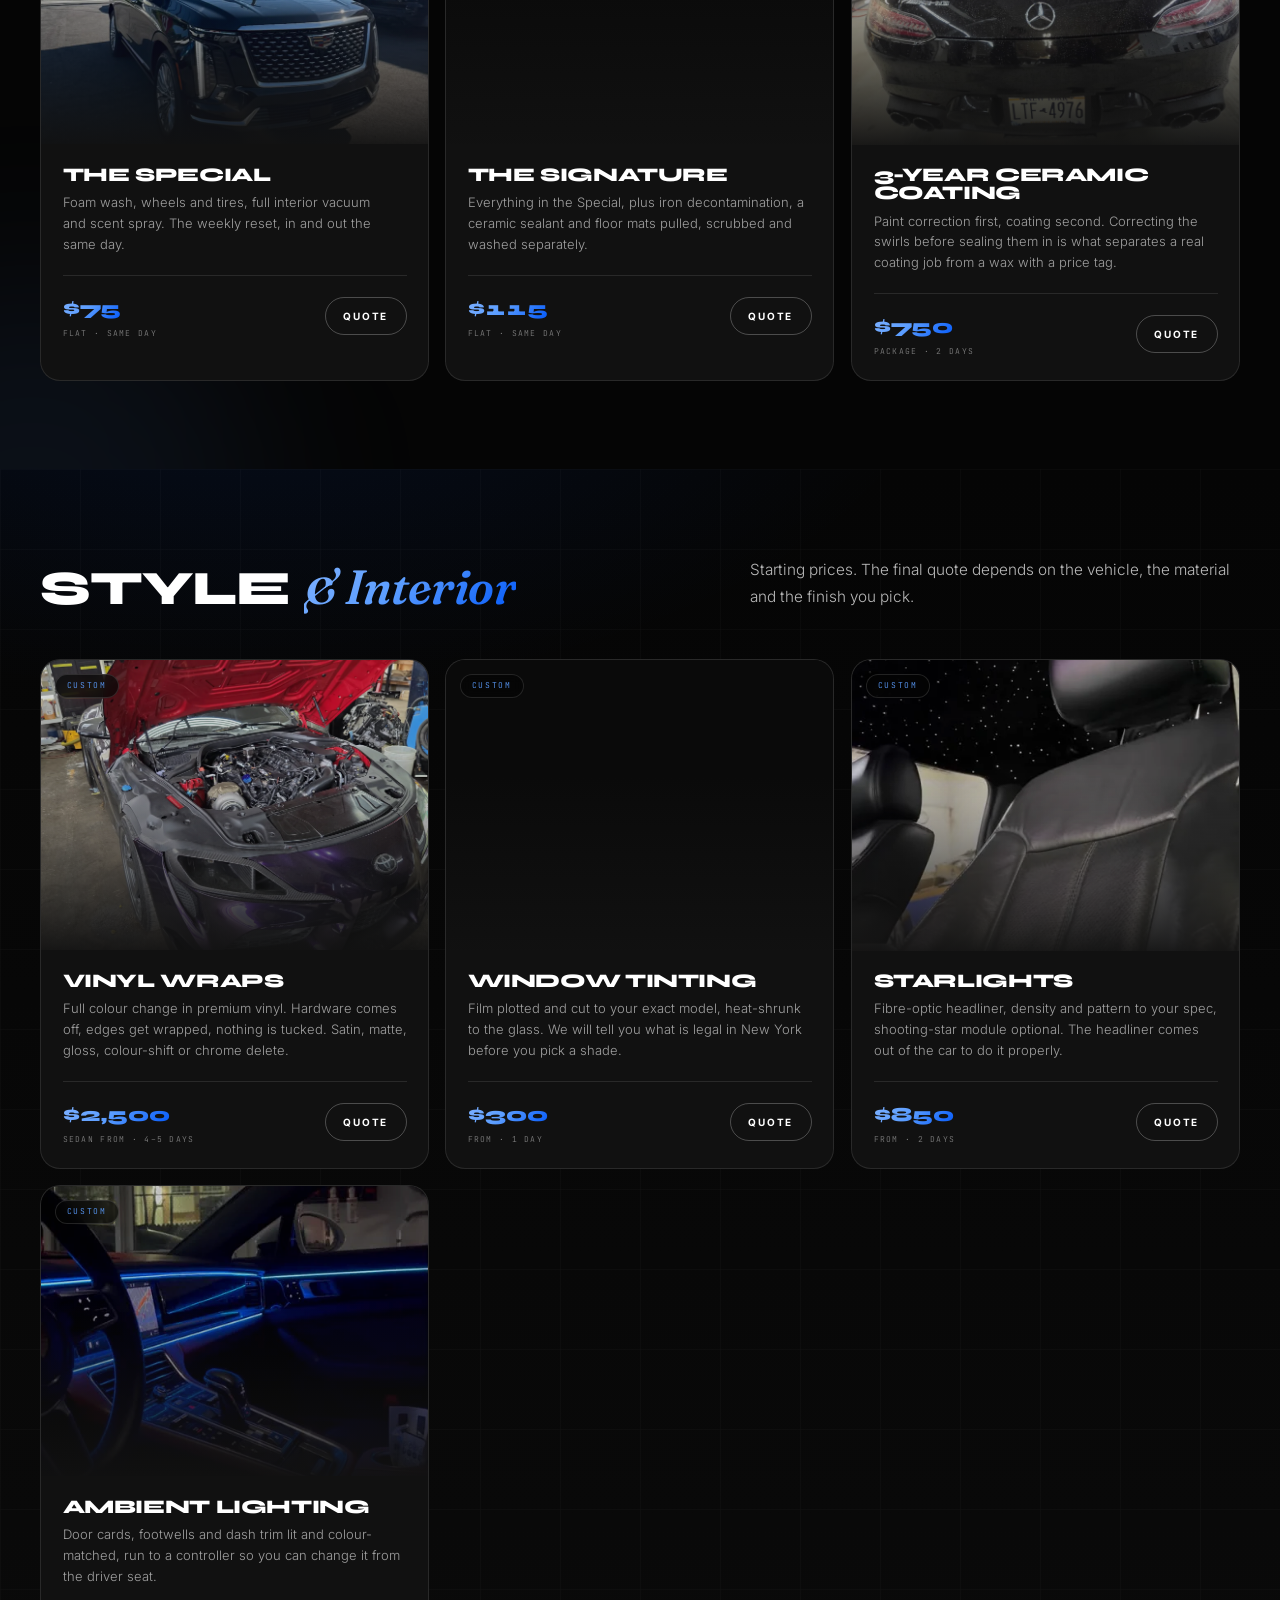
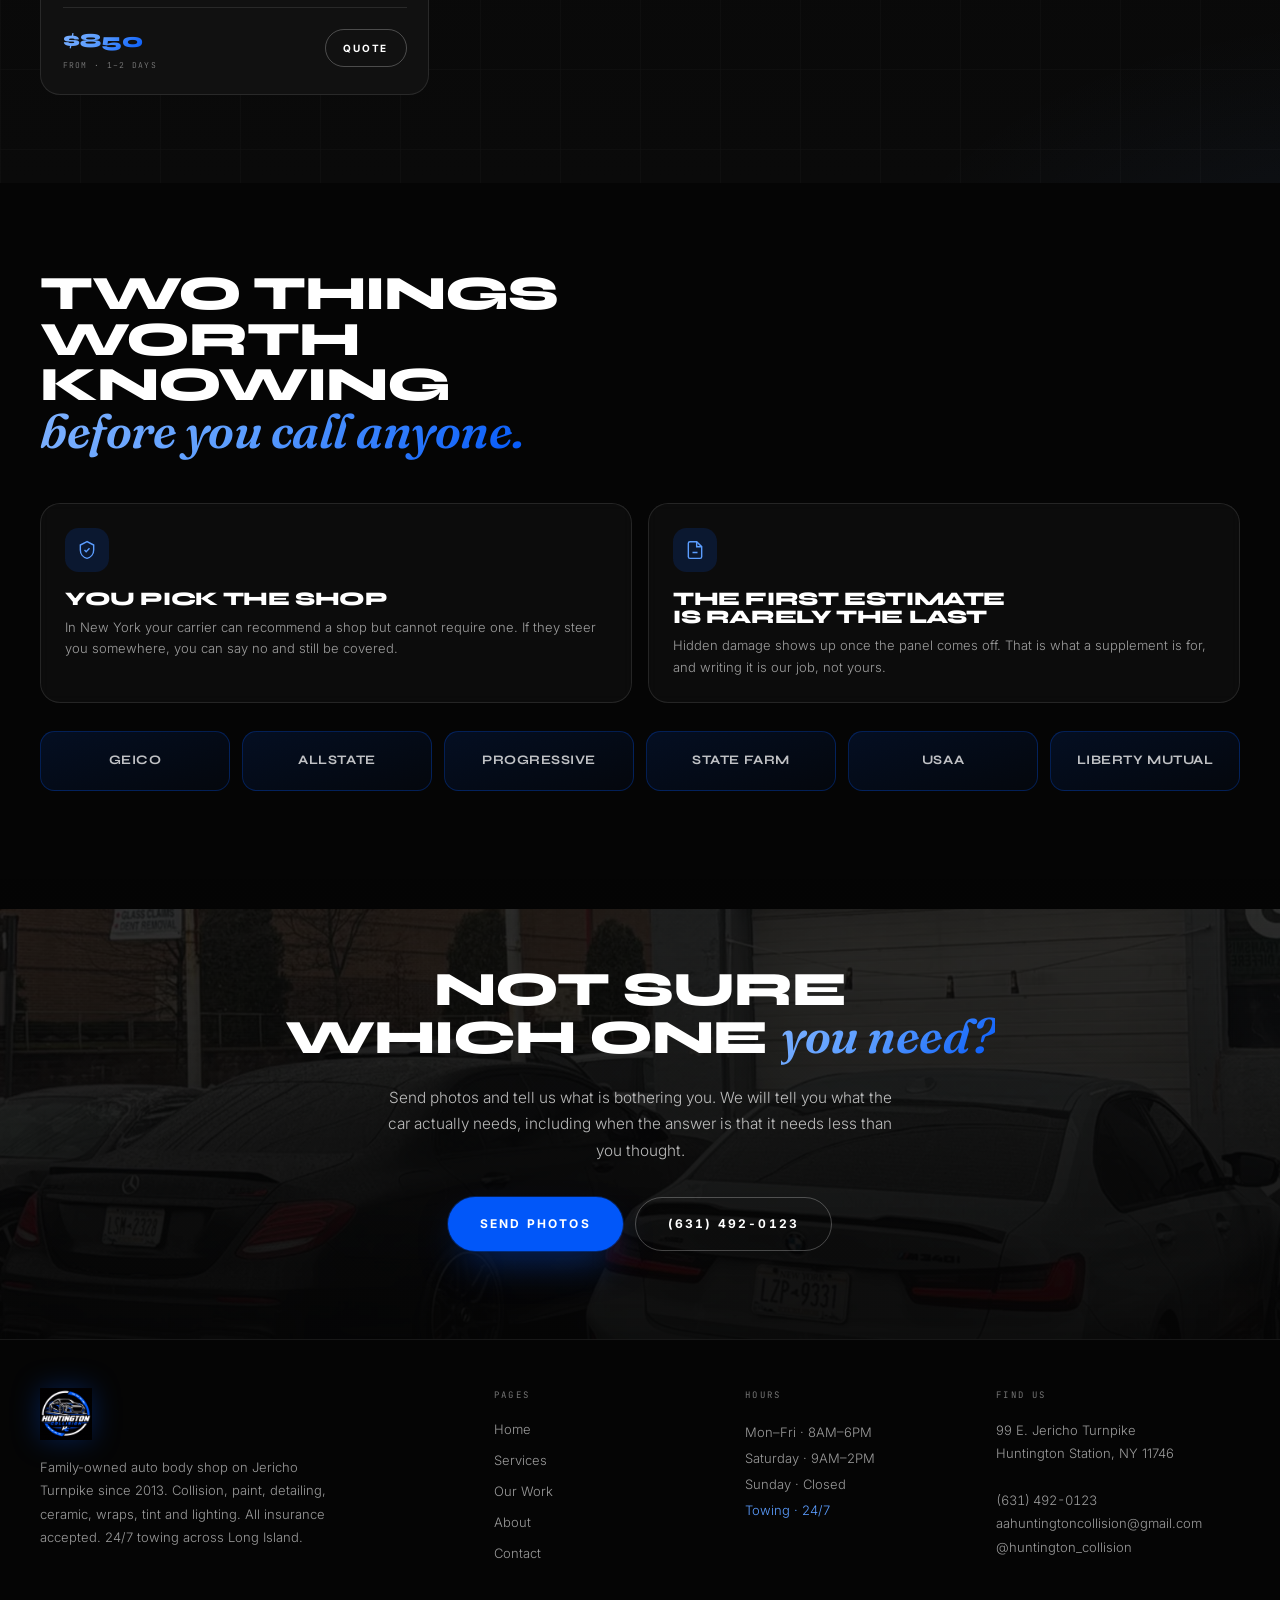
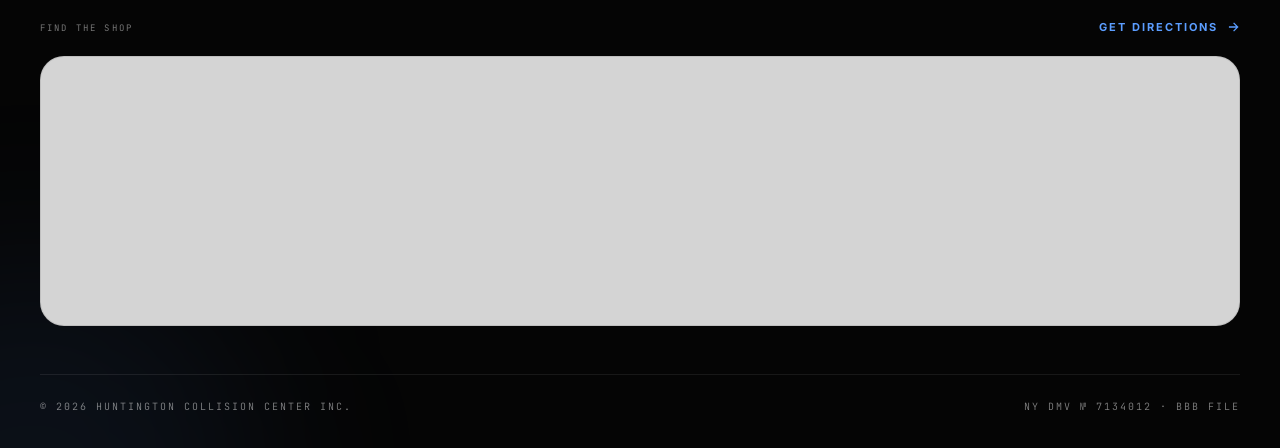
<file: services.html>
<!DOCTYPE html>
<html lang="en">
<head>
<meta charset="UTF-8">
<meta name="viewport" content="width=device-width, initial-scale=1">
<meta name="theme-color" content="#050505">
<title>Services &amp; Prices · Huntington Collision Center · Huntington Station, NY</title>
<meta name="description" content="Collision repair, paint, detailing from $75, 3-year ceramic coating $750, window tint from $300, starlights and ambient lighting from $850, vinyl wraps from $2,500. All insurance accepted.">
<link rel="canonical" href="https://huntingtoncollision.com/services">
<meta property="og:type" content="website">
<meta property="og:title" content="Services &amp; Prices · Huntington Collision Center · Huntington Station, NY">
<meta property="og:description" content="Collision repair, paint, detailing from $75, 3-year ceramic coating $750, window tint from $300, starlights and ambient lighting from $850, vinyl wraps from $2,500. All insurance accepted.">
<meta property="og:image" content="https://huntingtoncollision.com/assets/media/photo/paint-booth.webp">
<link rel="icon" type="image/png" href="assets/brand/logo-180.png">
<link rel="apple-touch-icon" href="assets/brand/logo-180.png">

<link rel="preconnect" href="https://fonts.googleapis.com">
<link rel="preconnect" href="https://fonts.gstatic.com" crossorigin>
<link href="https://fonts.googleapis.com/css2?family=Fraunces:ital,opsz,wght@1,9..144,400..700&family=Inter:wght@300;400;500;600;700&family=JetBrains+Mono:wght@400;500&family=Syne:wght@600;700;800&display=swap" rel="stylesheet">
<link rel="stylesheet" href="assets/styles.css?v=60ea9026">

<script>
(function () {
  var d = document.documentElement;
  d.classList.add('js');
  var show = true;
  try { show = !sessionStorage.getItem('hc-seen'); } catch (e) {}
  if (!show) return;
  d.classList.add('loading');
  // Si app.js no llega a ejecutarse (red, parseo, extensión), el loader
  // no puede dejar la página en negro para siempre.
  setTimeout(function () {
    d.classList.remove('loading');
    var l = document.querySelector('.loader');
    if (l && l.parentNode) l.parentNode.removeChild(l);
  }, 6000);
})();
</script>
</head>
<body>

<a class="skip" href="#main" data-en="Skip to content" data-es="Ir al contenido">Skip to content</a>
<div class="grain" aria-hidden="true"></div>
<div class="progress" aria-hidden="true"></div>

<!-- ============ LOADER ============ -->
<div class="loader" role="status"
     aria-label="Loading Huntington Collision Center"
     data-en-aria="Loading Huntington Collision Center"
     data-es-aria="Cargando Huntington Collision Center">
  <div class="loader-in">
    <img class="loader-logo" src="assets/brand/logo.webp" alt="" width="140" height="140" aria-hidden="true">
    <span class="loader-word" translate="no">Huntington Collision</span>
    <span class="loader-bar" aria-hidden="true"><i></i></span>
  </div>
</div>

<!-- ============ TICKER ============ -->
<div class="ticker" aria-hidden="true">
  <div class="ticker-track">
    <div>
      <b>★</b><span>Family owned since 2013</span>
      <b>★</b><span>99 E. Jericho Tpke · Huntington Station, NY</span>
      <b>★</b><span>All insurance accepted · Direct billing</span>
      <b>★</b><span>(631) 492-0123</span>
      <b>★</b><span>24/7 towing across Long Island</span>
    </div>
    <div>
      <b>★</b><span>Family owned since 2013</span>
      <b>★</b><span>99 E. Jericho Tpke · Huntington Station, NY</span>
      <b>★</b><span>All insurance accepted · Direct billing</span>
      <b>★</b><span>(631) 492-0123</span>
      <b>★</b><span>24/7 towing across Long Island</span>
    </div>
  </div>
</div>

<!-- ============ NAV ============ -->
<header class="nav">
  <div class="nav-shell">
    <div class="nav-in">
      <a href="index.html" class="brand" aria-label="Huntington Collision Center, home">
        <span class="brand-mark"><img src="assets/brand/logo.webp" alt="" width="40" height="40" aria-hidden="true"></span>
        <span class="brand-txt" translate="no"><b>Huntington</b><small>Collision Center</small></span>
      </a>

      <nav class="nav-links" aria-label="Main">
        <a href="index.html" class="nav-link" data-en="Home" data-es="Inicio">Home</a>
        <a href="services.html" class="nav-link active" data-en="Services" data-es="Servicios">Services</a>
        <a href="gallery.html" class="nav-link" data-en="Our Work" data-es="Trabajos">Our Work</a>
        <a href="about.html" class="nav-link" data-en="About" data-es="Nosotros">About</a>
        <a href="contact.html" class="nav-link" data-en="Contact" data-es="Contacto">Contact</a>
      </nav>

      <div class="nav-right">
        <div class="lang" role="group" aria-label="Language">
          <button type="button" data-lang="en" aria-pressed="true">EN</button>
          <button type="button" data-lang="es" aria-pressed="false">ES</button>
        </div>
        <a href="#" data-open-quote class="btn btn-primary btn-sm shine magnetic nav-cta"
           data-en="Free Estimate" data-es="Cotizar Gratis">Free Estimate</a>
        <button type="button" id="burger" class="burger" aria-expanded="false" aria-controls="navPanel"
                aria-label="Open menu" data-en-aria="Open menu" data-es-aria="Abrir menú">
          <svg width="22" height="22" viewBox="0 0 24 24" fill="none" stroke="currentColor" stroke-width="1.6" aria-hidden="true"><path d="M3 6h18M3 12h18M3 18h18"/></svg>
        </button>
      </div>
    </div>
  </div>

  <div id="navPanel" class="nav-panel">
    <a href="index.html" data-en="Home" data-es="Inicio">Home</a>
    <a href="services.html" class="active" data-en="Services" data-es="Servicios">Services</a>
    <a href="gallery.html" data-en="Our Work" data-es="Trabajos">Our Work</a>
    <a href="about.html" data-en="About" data-es="Nosotros">About</a>
    <a href="contact.html" data-en="Contact" data-es="Contacto">Contact</a>
  </div>
</header>

<main id="main">

<!-- ============ ENCABEZADO ============ -->
<section class="page-head">
  <div class="page-head-media" aria-hidden="true">
    <img src="assets/media/photo/hero-amg.webp" alt="Black Mercedes-AMG GT freshly detailed at the shop door" width="1600" height="1200" decoding="async" fetchpriority="high">
  </div>
  <div class="wrap">
    <nav class="crumbs mono" aria-label="Breadcrumb">
      <a href="index.html" data-en="Home" data-es="Inicio">Home</a>
      <span aria-hidden="true">/</span>
      <span data-en="Services" data-es="Servicios">Services</span>
    </nav>
    <h1 class="display h-1" style="max-width:15ch">
      <span data-en="What it costs." data-es="Lo que cuesta.">What it costs.</span><br>
      <span class="accent gradient-text" data-en="How long it takes." data-es="Lo que tarda.">How long it takes.</span>
    </h1>
    <p class="lede" style="margin-top:1.4rem"
       data-en="Published prices, published timelines. Collision and paint are quoted per job because no two hits are the same, and that estimate is free whether you bring us the car or not."
       data-es="Precios publicados, tiempos publicados. Colisión y pintura se cotizan por trabajo porque no hay dos golpes iguales, y esa cotización es gratis nos traigas el carro o no.">
      Published prices, published timelines. Collision and paint are quoted per job because no two hits are the same, and that estimate is free whether you bring us the car or not.
    </p>
  </div>
</section>


<!-- ============ COLISIÓN ============ -->
<section class="section noise-bg" id="collision" aria-labelledby="collision-h">
  <div class="blob blob-a" aria-hidden="true"></div>
  <div class="grid-lines" aria-hidden="true"></div>
  <div class="wrap">
    <div class="head rise">
      <h2 id="collision-h" class="display h-1">
        <span data-en="Collision" data-es="Colisión">Collision</span>
        <span class="accent gradient-text" data-en="&amp; Paint" data-es="y Pintura">&amp; Paint</span>
      </h2>
      <p class="lede" data-en="Quoted per job, because no two hits are the same. We write the estimate, file the claim and bill your carrier directly. The estimate is free whether you bring us the car or not." data-es="Cotizado por trabajo, porque no hay dos golpes iguales. Escribimos la cotización, abrimos el reclamo y facturamos directo a tu aseguradora. La cotización es gratis nos traigas el carro o no.">Quoted per job, because no two hits are the same. We write the estimate, file the claim and bill your carrier directly. The estimate is free whether you bring us the car or not.</p>
    </div>
    <div class="cards rise-kids" style="grid-template-columns:repeat(auto-fit,minmax(min(100%,290px),1fr))">

      <article class="svc-card tilt sheen" data-tilt="4">
        <div class="tilt-in">
          <div class="svc-media">
            <img src="assets/media/photo/collision-white.webp" alt="White Mercedes with the front end torn off after a collision" width="1600" height="2134" loading="lazy" decoding="async">
            <span class="svc-tag" data-en="Core" data-es="Núcleo">Core</span>
          </div>
          <div class="svc-body">
            <h3 class="display h-3" data-en="Collision Repair" data-es="Reparación de Colisión">Collision Repair</h3>
            <p data-en="Frame straightening on a measured bench, panel replacement and structural welding to factory procedure. Includes claim filing, supplements and adjuster follow-up." data-es="Enderezado de chasis en banco medido, cambio de paneles y soldadura estructural según procedimiento de fábrica. Incluye reclamo, suplementos y seguimiento al ajustador.">Frame straightening on a measured bench, panel replacement and structural welding to factory procedure. Includes claim filing, supplements and adjuster follow-up.</p>
            <div class="svc-foot">
              <span>
                <span class="svc-price gradient-text num" data-en="Free" data-es="Gratis">Free</span>
                <span class="svc-time" data-en="Estimate · 2–3 weeks" data-es="Cotización · 2–3 semanas">Estimate · 2–3 weeks</span>
              </span>
              <a href="#" data-open-quote class="btn btn-ghost btn-sm" data-en="Quote" data-es="Cotizar">Quote</a>
            </div>
          </div>
        </div>
      </article>

      <article class="svc-card tilt sheen" data-tilt="4">
        <div class="tilt-in">
          <div class="svc-media">
            <img src="assets/media/photo/paint-booth.webp" alt="Panel in primer and colour inside the sealed paint booth" width="1600" height="2846" loading="lazy" decoding="async">
            <span class="svc-tag" data-en="Core" data-es="Núcleo">Core</span>
          </div>
          <div class="svc-body">
            <h3 class="display h-3" data-en="Paint &amp; Body Work" data-es="Pintura y Carrocería">Paint &amp; Body Work</h3>
            <p data-en="Dent repair, panel blending and full or partial respray in a sealed downdraft booth. Colour matched by computer to your VIN, then finished by hand." data-es="Reparación de abolladuras, mezclado de paneles y repintado total o parcial en cabina downdraft sellada. Color igualado por computadora a tu VIN y acabado a mano.">Dent repair, panel blending and full or partial respray in a sealed downdraft booth. Colour matched by computer to your VIN, then finished by hand.</p>
            <div class="svc-foot">
              <span>
                <span class="svc-price gradient-text num" data-en="Free" data-es="Gratis">Free</span>
                <span class="svc-time" data-en="Estimate · 3–7 days" data-es="Cotización · 3–7 días">Estimate · 3–7 days</span>
              </span>
              <a href="#" data-open-quote class="btn btn-ghost btn-sm" data-en="Quote" data-es="Cotizar">Quote</a>
            </div>
          </div>
        </div>
      </article>

      <article class="svc-card tilt sheen" data-tilt="4">
        <div class="tilt-in">
          <div class="svc-media">
            <img src="assets/media/photo/towing-flatbed.webp" alt="Huntington Collision flatbed loaded with a customer car" width="1600" height="2846" loading="lazy" decoding="async">
            <span class="svc-tag" data-en="24/7" data-es="24/7">24/7</span>
          </div>
          <div class="svc-body">
            <h3 class="display h-3" data-en="Towing" data-es="Grúa">Towing</h3>
            <p data-en="Flatbed pickup anywhere on Long Island, any hour. If the repair happens here, the tow is folded into the claim." data-es="Recogida en plataforma en cualquier parte de Long Island, a cualquier hora. Si la reparación se hace aquí, la grúa entra en el reclamo.">Flatbed pickup anywhere on Long Island, any hour. If the repair happens here, the tow is folded into the claim.</p>
            <div class="svc-foot">
              <span>
                <span class="svc-price gradient-text num" data-en="24/7" data-es="24/7">24/7</span>
                <span class="svc-time" data-en="Call to dispatch" data-es="Llama para despachar">Call to dispatch</span>
              </span>
              <a href="#" data-open-quote class="btn btn-ghost btn-sm" data-en="Quote" data-es="Cotizar">Quote</a>
            </div>
          </div>
        </div>
      </article>
    </div>
  </div>
</section>

<!-- ============ DETALLE ============ -->
<section class="section" id="detail" aria-labelledby="detail-h">
  <div class="blob blob-b" aria-hidden="true"></div>
  <div class="wrap">
    <div class="head rise">
      <h2 id="detail-h" class="display h-1">
        <span data-en="Detail" data-es="Detallado">Detail</span>
        <span class="accent gradient-text" data-en="&amp; Protection" data-es="y Protección">&amp; Protection</span>
      </h2>
      <p class="lede" data-en="Fixed prices, no appraisal needed. Book any of these straight from the phone." data-es="Precios fijos, sin peritaje. Agenda cualquiera de estos desde el teléfono.">Fixed prices, no appraisal needed. Book any of these straight from the phone.</p>
    </div>
    <div class="cards rise-kids" style="grid-template-columns:repeat(auto-fit,minmax(min(100%,290px),1fr))">

      <article class="svc-card tilt sheen" data-tilt="4">
        <div class="tilt-in">
          <div class="svc-media">
            <img src="assets/media/photo/detail-escalade.webp" alt="Clean black Cadillac Escalade in the lot after a full detail" width="1600" height="2134" loading="lazy" decoding="async">
            <span class="svc-tag" data-en="Detail" data-es="Detalle">Detail</span>
          </div>
          <div class="svc-body">
            <h3 class="display h-3" data-en="The Special" data-es="El Special">The Special</h3>
            <p data-en="Foam wash, wheels and tires, full interior vacuum and scent spray. The weekly reset, in and out the same day." data-es="Lavado en espuma, rines y llantas, aspirado completo del interior y aroma. El reset semanal, entra y sale el mismo día.">Foam wash, wheels and tires, full interior vacuum and scent spray. The weekly reset, in and out the same day.</p>
            <div class="svc-foot">
              <span>
                <span class="svc-price gradient-text num" data-en="$75" data-es="$75">$75</span>
                <span class="svc-time" data-en="Flat · Same day" data-es="Fijo · Mismo día">Flat · Same day</span>
              </span>
              <a href="#" data-open-quote class="btn btn-ghost btn-sm" data-en="Quote" data-es="Cotizar">Quote</a>
            </div>
          </div>
        </div>
      </article>

      <article class="svc-card tilt sheen" data-tilt="4">
        <div class="tilt-in">
          <div class="svc-media">
            <img src="assets/media/photo/detail-porsche.webp" alt="White Porsche Cayman washed and ready for pickup" width="1600" height="2134" loading="lazy" decoding="async">
            <span class="svc-tag" data-en="Detail" data-es="Detalle">Detail</span>
          </div>
          <div class="svc-body">
            <h3 class="display h-3" data-en="The Signature" data-es="El Signature">The Signature</h3>
            <p data-en="Everything in the Special, plus iron decontamination, a ceramic sealant and floor mats pulled, scrubbed and washed separately." data-es="Todo lo del Special, más descontaminación de hierro, sellador cerámico y tapetes sacados, tallados y lavados aparte.">Everything in the Special, plus iron decontamination, a ceramic sealant and floor mats pulled, scrubbed and washed separately.</p>
            <div class="svc-foot">
              <span>
                <span class="svc-price gradient-text num" data-en="$115" data-es="$115">$115</span>
                <span class="svc-time" data-en="Flat · Same day" data-es="Fijo · Mismo día">Flat · Same day</span>
              </span>
              <a href="#" data-open-quote class="btn btn-ghost btn-sm" data-en="Quote" data-es="Cotizar">Quote</a>
            </div>
          </div>
        </div>
      </article>

      <article class="svc-card tilt sheen" data-tilt="4">
        <div class="tilt-in">
          <div class="svc-media">
            <img src="assets/media/photo/ceramic-amg.webp" alt="Black Mercedes-AMG GT with a mirror finish after ceramic coating" width="1600" height="1200" loading="lazy" decoding="async">
            <span class="svc-tag" data-en="Protection" data-es="Protección">Protection</span>
          </div>
          <div class="svc-body">
            <h3 class="display h-3" data-en="3-Year Ceramic Coating" data-es="Cerámico de 3 Años">3-Year Ceramic Coating</h3>
            <p data-en="Paint correction first, coating second. Correcting the swirls before sealing them in is what separates a real coating job from a wax with a price tag." data-es="Primero corrección de pintura, después el recubrimiento. Corregir los remolinos antes de sellarlos es lo que separa un cerámico de verdad de una cera cara.">Paint correction first, coating second. Correcting the swirls before sealing them in is what separates a real coating job from a wax with a price tag.</p>
            <div class="svc-foot">
              <span>
                <span class="svc-price gradient-text num" data-en="$750" data-es="$750">$750</span>
                <span class="svc-time" data-en="Package · 2 days" data-es="Paquete · 2 días">Package · 2 days</span>
              </span>
              <a href="#" data-open-quote class="btn btn-ghost btn-sm" data-en="Quote" data-es="Cotizar">Quote</a>
            </div>
          </div>
        </div>
      </article>
    </div>
  </div>
</section>

<!-- ============ ESTILO ============ -->
<section class="section noise-bg" id="style" aria-labelledby="style-h">
  <div class="grid-lines" aria-hidden="true"></div>
  <div class="wrap">
    <div class="head rise">
      <h2 id="style-h" class="display h-1">
        <span data-en="Style" data-es="Estilo">Style</span>
        <span class="accent gradient-text" data-en="&amp; Interior" data-es="e Interior">&amp; Interior</span>
      </h2>
      <p class="lede" data-en="Starting prices. The final quote depends on the vehicle, the material and the finish you pick." data-es="Precios de inicio. La cotización final depende del vehículo, el material y el acabado que elijas.">Starting prices. The final quote depends on the vehicle, the material and the finish you pick.</p>
    </div>
    <div class="cards rise-kids" style="grid-template-columns:repeat(auto-fit,minmax(min(100%,290px),1fr))">

      <article class="svc-card tilt sheen" data-tilt="4">
        <div class="tilt-in">
          <div class="svc-media">
            <img src="assets/media/photo/wrap-purple.webp" alt="Mercedes in a purple colour-shift vinyl wrap, hood raised" width="1600" height="2134" loading="lazy" decoding="async">
            <span class="svc-tag" data-en="Custom" data-es="Custom">Custom</span>
          </div>
          <div class="svc-body">
            <h3 class="display h-3" data-en="Vinyl Wraps" data-es="Vinilos">Vinyl Wraps</h3>
            <p data-en="Full colour change in premium vinyl. Hardware comes off, edges get wrapped, nothing is tucked. Satin, matte, gloss, colour-shift or chrome delete." data-es="Cambio de color completo en vinilo premium. Los herrajes se desmontan, los bordes se envuelven, nada se mete a la fuerza. Satinado, mate, brillante, tornasol o chrome delete.">Full colour change in premium vinyl. Hardware comes off, edges get wrapped, nothing is tucked. Satin, matte, gloss, colour-shift or chrome delete.</p>
            <div class="svc-foot">
              <span>
                <span class="svc-price gradient-text num" data-en="$2,500" data-es="$2,500">$2,500</span>
                <span class="svc-time" data-en="Sedan from · 4–5 days" data-es="Sedán desde · 4–5 días">Sedan from · 4–5 days</span>
              </span>
              <a href="#" data-open-quote class="btn btn-ghost btn-sm" data-en="Quote" data-es="Cotizar">Quote</a>
            </div>
          </div>
        </div>
      </article>

      <article class="svc-card tilt sheen" data-tilt="4">
        <div class="tilt-in">
          <div class="svc-media">
            <img src="assets/media/photo/detail-maybach.webp" alt="Black Mercedes-Maybach with dark tinted glass and chrome wheels" width="1600" height="900" loading="lazy" decoding="async">
            <span class="svc-tag" data-en="Custom" data-es="Custom">Custom</span>
          </div>
          <div class="svc-body">
            <h3 class="display h-3" data-en="Window Tinting" data-es="Polarizado">Window Tinting</h3>
            <p data-en="Film plotted and cut to your exact model, heat-shrunk to the glass. We will tell you what is legal in New York before you pick a shade." data-es="Película trazada y cortada a tu modelo exacto, termoformada al vidrio. Te decimos qué es legal en Nueva York antes de que elijas el tono.">Film plotted and cut to your exact model, heat-shrunk to the glass. We will tell you what is legal in New York before you pick a shade.</p>
            <div class="svc-foot">
              <span>
                <span class="svc-price gradient-text num" data-en="$300" data-es="$300">$300</span>
                <span class="svc-time" data-en="From · 1 day" data-es="Desde · 1 día">From · 1 day</span>
              </span>
              <a href="#" data-open-quote class="btn btn-ghost btn-sm" data-en="Quote" data-es="Cotizar">Quote</a>
            </div>
          </div>
        </div>
      </article>

      <article class="svc-card tilt sheen" data-tilt="4">
        <div class="tilt-in">
          <div class="svc-media">
            <img src="assets/media/photo/starlight-headliner.webp" alt="Fibre-optic starlight headliner lit above leather seats" width="471" height="1024" loading="lazy" decoding="async">
            <span class="svc-tag" data-en="Custom" data-es="Custom">Custom</span>
          </div>
          <div class="svc-body">
            <h3 class="display h-3" data-en="Starlights" data-es="Cielo de Estrellas">Starlights</h3>
            <p data-en="Fibre-optic headliner, density and pattern to your spec, shooting-star module optional. The headliner comes out of the car to do it properly." data-es="Cielo raso de fibra óptica, densidad y patrón a tu gusto, módulo de estrella fugaz opcional. El cielo se saca del carro para hacerlo bien.">Fibre-optic headliner, density and pattern to your spec, shooting-star module optional. The headliner comes out of the car to do it properly.</p>
            <div class="svc-foot">
              <span>
                <span class="svc-price gradient-text num" data-en="$850" data-es="$850">$850</span>
                <span class="svc-time" data-en="From · 2 days" data-es="Desde · 2 días">From · 2 days</span>
              </span>
              <a href="#" data-open-quote class="btn btn-ghost btn-sm" data-en="Quote" data-es="Cotizar">Quote</a>
            </div>
          </div>
        </div>
      </article>

      <article class="svc-card tilt sheen" data-tilt="4">
        <div class="tilt-in">
          <div class="svc-media">
            <img src="assets/media/photo/ambient-blue.webp" alt="Blue ambient lighting running along the dash and doors" width="471" height="1024" loading="lazy" decoding="async">
            <span class="svc-tag" data-en="Custom" data-es="Custom">Custom</span>
          </div>
          <div class="svc-body">
            <h3 class="display h-3" data-en="Ambient Lighting" data-es="Iluminación Ambiental">Ambient Lighting</h3>
            <p data-en="Door cards, footwells and dash trim lit and colour-matched, run to a controller so you can change it from the driver seat." data-es="Paneles de puerta, pisos y molduras del tablero iluminados y a juego, conectados a un controlador para cambiarlo desde el asiento.">Door cards, footwells and dash trim lit and colour-matched, run to a controller so you can change it from the driver seat.</p>
            <div class="svc-foot">
              <span>
                <span class="svc-price gradient-text num" data-en="$850" data-es="$850">$850</span>
                <span class="svc-time" data-en="From · 1–2 days" data-es="Desde · 1–2 días">From · 1–2 days</span>
              </span>
              <a href="#" data-open-quote class="btn btn-ghost btn-sm" data-en="Quote" data-es="Cotizar">Quote</a>
            </div>
          </div>
        </div>
      </article>
    </div>
  </div>
</section>

<!-- ============ NOTA SEGUROS ============ -->
<section class="section" aria-labelledby="ins2-h">
  <div class="wrap">
    <div class="head rise">
      <h2 id="ins2-h" class="display h-1">
        <span data-en="Two things worth knowing" data-es="Dos cosas que conviene saber">Two things worth knowing</span><br>
        <span class="accent gradient-text" data-en="before you call anyone." data-es="antes de llamar a nadie.">before you call anyone.</span>
      </h2>
    </div>
    <div class="cards rise-kids" style="grid-template-columns:repeat(auto-fit,minmax(min(100%,300px),1fr))">
      <div class="card sheen">
        <div class="card-icon">
          <svg width="20" height="20" viewBox="0 0 24 24" fill="none" stroke="currentColor" stroke-width="1.7" aria-hidden="true"><path d="M12 2 4 6v6c0 5 3.4 9 8 10 4.6-1 8-5 8-10V6z"/><path d="m9 12 2 2 4-4"/></svg>
        </div>
        <h3 class="display h-3" data-en="You pick the shop" data-es="Tú eliges el taller">You pick the shop</h3>
        <p data-en="In New York your carrier can recommend a shop but cannot require one. If they steer you somewhere, you can say no and still be covered." data-es="En Nueva York tu aseguradora puede recomendar un taller pero no puede obligarte. Si te empujan a uno, puedes decir que no y seguir cubierto.">In New York your carrier can recommend a shop but cannot require one. If they steer you somewhere, you can say no and still be covered.</p>
      </div>
      <div class="card sheen">
        <div class="card-icon">
          <svg width="20" height="20" viewBox="0 0 24 24" fill="none" stroke="currentColor" stroke-width="1.7" aria-hidden="true"><path d="M14 2H6a2 2 0 0 0-2 2v16a2 2 0 0 0 2 2h12a2 2 0 0 0 2-2V8z"/><path d="M14 2v6h6M9 15h6"/></svg>
        </div>
        <h3 class="display h-3" data-en="The first estimate is rarely the last" data-es="La primera cotización casi nunca es la última">The first estimate is rarely the last</h3>
        <p data-en="Hidden damage shows up once the panel comes off. That is what a supplement is for, and writing it is our job, not yours." data-es="El daño oculto aparece cuando se quita el panel. Para eso existe el suplemento, y escribirlo es nuestro trabajo, no el tuyo.">Hidden damage shows up once the panel comes off. That is what a supplement is for, and writing it is our job, not yours.</p>
      </div>
    </div>

    <div class="carriers rise" translate="no" style="margin-top:var(--gap-m)">
      <div>GEICO</div><div>Allstate</div><div>Progressive</div>
      <div>State Farm</div><div>USAA</div><div>Liberty Mutual</div>
    </div>
  </div>
</section>

<!-- ============ CIERRE ============ -->
<section class="section closer" aria-labelledby="close-h">
  <div class="closer-media" aria-hidden="true">
    <img src="assets/media/photo/shop-sign.webp" alt="" width="1600" height="2844" loading="lazy" decoding="async" class="parallax" data-parallax="0.06">
  </div>
  <div class="wrap-tight" style="text-align:center">
    <div class="rise">
      <h2 id="close-h" class="display h-1" style="max-width:16ch;margin-inline:auto">
        <span data-en="Not sure which one" data-es="¿No sabes cuál">Not sure which one</span>
        <span class="accent gradient-text" data-en="you need?" data-es="necesitas?">you need?</span>
      </h2>
      <p class="lede" style="margin:1.5rem auto 0" data-en="Send photos and tell us what is bothering you. We will tell you what the car actually needs, including when the answer is that it needs less than you thought." data-es="Manda fotos y cuéntanos qué te molesta. Te decimos qué necesita el carro de verdad, incluso cuando la respuesta es que necesita menos de lo que creías.">Send photos and tell us what is bothering you. We will tell you what the car actually needs, including when the answer is that it needs less than you thought.</p>
      <div class="hero-cta" style="justify-content:center;margin-top:2rem">
        <a href="#" data-open-quote class="btn btn-primary btn-lg shine magnetic" data-en="Send Photos" data-es="Mandar Fotos">Send Photos</a>
        <a href="tel:+16314920123" class="btn btn-ghost btn-lg magnetic num">(631)&nbsp;492-0123</a>
      </div>
    </div>
  </div>
</section>

</main>

<!-- ============ FOOTER ============ -->
<footer class="foot">
  <div class="blob blob-b" aria-hidden="true"></div>
  <div class="wrap">
    <div class="foot-grid">
      <div>
        <img class="foot-logo" src="assets/brand/logo.webp" alt="Huntington Collision Center" width="52" height="52">
        <p class="dim" style="font-size:.8125rem;max-width:38ch;line-height:1.8"
           data-en="Family-owned auto body shop on Jericho Turnpike since 2013. Collision, paint, detailing, ceramic, wraps, tint and lighting. All insurance accepted. 24/7 towing across Long Island."
           data-es="Taller de carrocería familiar en Jericho Turnpike desde 2013. Colisión, pintura, detallado, cerámico, vinilos, polarizado e iluminación. Todos los seguros aceptados. Grúa 24/7 en Long Island.">
          Family-owned auto body shop on Jericho Turnpike since 2013. Collision, paint, detailing, ceramic, wraps, tint and lighting. All insurance accepted. 24/7 towing across Long Island.
        </p>
      </div>

      <nav aria-label="Footer">
        <h3 data-en="Pages" data-es="Páginas">Pages</h3>
        <div class="foot-links">
          <a href="index.html" class="sweep" data-en="Home" data-es="Inicio">Home</a>
          <a href="services.html" class="sweep" data-en="Services" data-es="Servicios">Services</a>
          <a href="gallery.html" class="sweep" data-en="Our Work" data-es="Trabajos">Our Work</a>
          <a href="about.html" class="sweep" data-en="About" data-es="Nosotros">About</a>
          <a href="contact.html" class="sweep" data-en="Contact" data-es="Contacto">Contact</a>
        </div>
      </nav>

      <div>
        <h3 data-en="Hours" data-es="Horario">Hours</h3>
        <p class="dim" style="font-size:.8125rem;line-height:2">
          <span data-en="Mon–Fri · 8AM–6PM" data-es="Lun–Vie · 8AM–6PM">Mon–Fri · 8AM–6PM</span><br>
          <span data-en="Saturday · 9AM–2PM" data-es="Sábado · 9AM–2PM">Saturday · 9AM–2PM</span><br>
          <span data-en="Sunday · Closed" data-es="Domingo · Cerrado">Sunday · Closed</span><br>
          <span class="blue" data-en="Towing · 24/7" data-es="Grúa · 24/7">Towing · 24/7</span>
        </p>
      </div>

      <div>
        <h3 data-en="Find us" data-es="Encuéntranos">Find us</h3>
        <address>
          <a href="https://maps.google.com/?q=99+E+Jericho+Turnpike+Huntington+Station+NY+11746" target="_blank" rel="noopener">
            99 E. Jericho Turnpike<br>Huntington Station, NY 11746
          </a><br><br>
          <a href="tel:+16314920123" class="num">(631) 492-0123</a><br>
          <a href="mailto:aahuntingtoncollision@gmail.com">aahuntingtoncollision@gmail.com</a><br>
          <a href="https://www.instagram.com/huntington_collision/" target="_blank" rel="noopener" translate="no">@huntington_collision</a>
        </address>
      </div>
    </div>

    <!-- Ubicación -->
    <div class="foot-map-head" style="margin-top:var(--gap-l)">
      <h3 style="margin:0" data-en="Find the shop" data-es="Encuentra el taller">Find the shop</h3>
      <a class="link-arrow sweep" target="_blank" rel="noopener"
         href="https://www.google.com/maps/dir/?api=1&destination=99+E+Jericho+Turnpike,+Huntington+Station,+NY+11746">
        <span data-en="Get directions" data-es="Cómo llegar">Get directions</span>
        <svg width="14" height="14" viewBox="0 0 24 24" fill="none" stroke="currentColor" stroke-width="2.2" aria-hidden="true"><path d="M5 12h14M13 5l7 7-7 7"/></svg>
      </a>
    </div>
    <div class="map map-strip">
      <iframe
        src="https://www.google.com/maps?q=99+E+Jericho+Turnpike,+Huntington+Station,+NY+11746&output=embed"
        title="Map showing Huntington Collision Center at 99 E. Jericho Turnpike, Huntington Station, New York"
        data-en-aria="Map showing Huntington Collision Center at 99 E. Jericho Turnpike, Huntington Station, New York"
        data-es-aria="Mapa que muestra Huntington Collision Center en 99 E. Jericho Turnpike, Huntington Station, Nueva York"
        loading="lazy" referrerpolicy="no-referrer-when-downgrade"></iframe>
    </div>

    <div class="foot-base">
      <span class="mono">© <span data-year>2026</span> Huntington Collision Center Inc.</span>
      <span class="mono" translate="no">NY DMV № 7134012 · BBB File</span>
    </div>
  </div>
</footer>

<!-- ============ CTA MÓVIL ============ -->
<div class="mobile-cta">
  <a href="tel:+16314920123">
    <svg width="14" height="14" viewBox="0 0 24 24" fill="none" stroke="currentColor" stroke-width="1.9" aria-hidden="true"><path d="M22 16.9v3a2 2 0 0 1-2.2 2 19.8 19.8 0 0 1-8.6-3.1 19.5 19.5 0 0 1-6-6A19.8 19.8 0 0 1 2.1 4.2 2 2 0 0 1 4.1 2h3a2 2 0 0 1 2 1.7c.1 1 .4 1.9.7 2.8a2 2 0 0 1-.5 2.1L8.1 9.9a16 16 0 0 0 6 6l1.3-1.3a2 2 0 0 1 2.1-.4c.9.3 1.8.6 2.8.7a2 2 0 0 1 1.7 2z"/></svg>
    <span data-en="Call" data-es="Llamar">Call</span>
  </a>
  <a href="#" data-open-quote data-en="Free Estimate" data-es="Cotizar Gratis">Free Estimate</a>
</div>

<!-- ============ MODAL ============ -->
<div id="quoteModal" class="modal" role="dialog" aria-modal="true" aria-labelledby="modal-h" aria-hidden="true">
  <div class="modal-card">
    <div class="modal-head">
      <button type="button" class="modal-close" data-close-quote aria-label="Close" data-en-aria="Close" data-es-aria="Cerrar">
        <svg width="18" height="18" viewBox="0 0 24 24" fill="none" stroke="currentColor" stroke-width="1.8" aria-hidden="true"><path d="M18 6 6 18M6 6l12 12"/></svg>
      </button>
      <h2 id="modal-h" class="display h-2" data-en="Free estimate, same day" data-es="Cotización gratis, hoy mismo">Free estimate, same day</h2>
      <p class="form-note" style="margin-top:.7rem"
         data-en="Tell us what happened. We’ll call you back within one business hour. If it’s urgent, just ring (631) 492-0123."
         data-es="Cuéntanos qué pasó. Te llamamos en menos de una hora hábil. Si es urgente, marca el (631) 492-0123.">
        Tell us what happened. We’ll call you back within one business hour. If it’s urgent, just ring (631) 492-0123.
      </p>
    </div>

    <form data-demo novalidate>
      <label class="field">
        <span class="field-label" data-en="Name" data-es="Nombre">Name</span>
        <input class="input" name="name" type="text" autocomplete="name" required
               placeholder="Jane Doe…" data-en-ph="Jane Doe…" data-es-ph="Juana Pérez…">
        <span class="err" data-err-for="name" role="alert" hidden></span>
      </label>

      <div class="field-row">
        <label class="field">
          <span class="field-label" data-en="Phone" data-es="Teléfono">Phone</span>
          <input class="input num" name="phone" type="tel" inputmode="tel" autocomplete="tel" required
                 spellcheck="false" placeholder="(631) 555-0142…">
          <span class="err" data-err-for="phone" role="alert" hidden></span>
        </label>
        <label class="field">
          <span class="field-label" data-en="Vehicle" data-es="Vehículo">Vehicle</span>
          <input class="input" name="vehicle" type="text" autocomplete="off" spellcheck="false"
                 placeholder="2019 BMW 540i…">
        </label>
      </div>

      <label class="field">
        <span class="field-label" data-en="What happened" data-es="Qué pasó">What happened</span>
        <textarea class="input" name="detail" rows="3"
                  placeholder="Rear-ended on Jericho, bumper and trunk…"
                  data-en-ph="Rear-ended on Jericho, bumper and trunk…"
                  data-es-ph="Me chocaron por atrás en Jericho, bumper y baúl…"></textarea>
      </label>

      <button type="submit" class="btn btn-primary btn-lg shine" style="width:100%"
              data-en="Send &amp; Get My Estimate" data-es="Enviar y Recibir Cotización">Send &amp; Get My Estimate</button>

      <div class="form-msg" data-form-msg role="status" aria-live="polite" hidden></div>

      <p class="form-note" style="margin-top:1rem"
         data-en="Demo form: it doesn’t send yet. Call (631) 492-0123 to reach the shop today."
         data-es="Formulario de demostración: todavía no envía. Llama al (631) 492-0123 para hablar con el taller hoy.">
        Demo form: it doesn’t send yet. Call (631) 492-0123 to reach the shop today.
      </p>
    </form>
  </div>
</div>

<script src="assets/app.js?v=f20074a3" defer></script>
</body>
</html>
</file>
<file: assets/styles.css>
/* ==========================================================================
   HUNTINGTON COLLISION
   Sistema visual alineado al de The Car Guys (Car-): negro profundo, acento
   único, glass, cards elevadas, píldoras y gradientes. El acento aquí es el
   azul del logo en vez del dorado.
   ========================================================================== */

/* ---------- TOKENS ---------- */
:root {
  /* Superficie */
  --black:     #050505;
  --ink:       #0a0a0a;
  --graphite:  #111111;
  --graphite-2:#161616;

  /* Acento — muestreado del logo */
  --blue:      #0157F9;
  --blue-soft: #5B9DFF;
  --blue-lift: #7FB2FF;
  --blue-deep: #0142C4;

  --amber:     #FFB020;

  /* Tipografía */
  --font-sans:    'Inter', system-ui, -apple-system, sans-serif;
  --font-display: 'Syne', 'Inter', system-ui, sans-serif;
  --font-serif:   'Fraunces', Georgia, serif;
  --font-mono:    'JetBrains Mono', ui-monospace, monospace;

  /* Sombras */
  --shadow-soft: 0 30px 60px -20px rgb(0 0 0 / .6);
  --shadow-glow: 0 0 40px rgb(1 87 249 / .25);

  /* Ritmo */
  --pad-x: clamp(1.25rem, 5vw, 2.5rem);
  --maxw: 1440px;
  --maxw-tight: 1180px;
  --gap-s: 1rem;
  --gap-m: 1.75rem;
  --gap-l: 3rem;
  --gap-xl: clamp(3.5rem, 7vw, 5.5rem);

  /* Motion */
  --ease: cubic-bezier(.16, 1, .3, 1);
  --t-micro: 200ms;
  --t-ui: 320ms;
  --t-slow: 600ms;

  /* Z-scale */
  --z-raised: 10;
  --z-nav: 50;
  --z-ticker: 60;
  --z-mobilecta: 70;
  --z-modal: 90;
  --z-loader: 100;

  color-scheme: dark;
}

/* ---------- RESET ---------- */
*, *::before, *::after { box-sizing: border-box; }
* { margin: 0; }

html { scroll-behavior: smooth; -webkit-text-size-adjust: 100%; }
@media (prefers-reduced-motion: reduce) { html { scroll-behavior: auto; } }

body {
  background: var(--black);
  color: #fff;
  font-family: var(--font-sans);
  font-size: 1rem;
  font-weight: 300;
  line-height: 1.65;
  -webkit-font-smoothing: antialiased;
  overflow-x: hidden;
  -webkit-tap-highlight-color: rgb(1 87 249 / .2);
}

img, video, svg { display: block; max-width: 100%; }
img, video { height: auto; }
button, input, textarea, select { font: inherit; color: inherit; }
button { background: none; border: 0; cursor: pointer; touch-action: manipulation; }
a { color: inherit; text-decoration: none; touch-action: manipulation; }
ul, ol { list-style: none; padding: 0; }

*:focus-visible { outline: 2px solid var(--blue); outline-offset: 3px; border-radius: 4px; }
:focus:not(:focus-visible) { outline: none; }
::selection { background: var(--blue); color: #fff; }

::-webkit-scrollbar { width: 10px; height: 10px; }
::-webkit-scrollbar-track { background: var(--ink); }
::-webkit-scrollbar-thumb { background: linear-gradient(180deg, var(--blue), var(--blue-deep)); border-radius: 999px; }
::-webkit-scrollbar-thumb:hover { background: var(--blue); }

:where(h1, h2, h3, section[id], div[id]) { scroll-margin-top: 7rem; }

.skip {
  position: absolute; left: -9999px; top: 0;
  z-index: var(--z-loader);
  background: var(--blue); color: #fff;
  padding: .85rem 1.4rem; border-radius: 999px; font-weight: 700;
}
.skip:focus { left: 1rem; top: 1rem; }

/* ---------- UTILIDADES DE MARCA ---------- */
.gradient-text {
  background: linear-gradient(135deg, var(--blue-lift) 0%, var(--blue-soft) 45%, var(--blue) 100%);
  -webkit-background-clip: text; background-clip: text;
  -webkit-text-fill-color: transparent; color: transparent;
}

.glass {
  background: rgb(20 20 20 / .5);
  -webkit-backdrop-filter: blur(16px) saturate(140%);
  backdrop-filter: blur(16px) saturate(140%);
  border: 1px solid rgb(255 255 255 / .08);
}

.shine { position: relative; overflow: hidden; }
.shine::before {
  content: ''; position: absolute; inset: 0;
  background: linear-gradient(115deg, transparent 30%, rgb(255 255 255 / .22) 50%, transparent 70%);
  transform: translateX(-100%);
  transition: transform .9s var(--ease);
  pointer-events: none;
}
.shine:hover::before { transform: translateX(100%); }

.card-hover { transition: transform .5s var(--ease), box-shadow .5s ease, border-color .4s ease; }
.card-hover:hover {
  transform: translateY(-6px);
  box-shadow: var(--shadow-soft), 0 0 0 1px rgb(1 87 249 / .25);
}

.diagonal-stripes {
  background-image: repeating-linear-gradient(45deg,
    rgb(1 87 249 / .1) 0, rgb(1 87 249 / .1) 1px, transparent 1px, transparent 12px);
}

.noise-bg {
  background-image:
    radial-gradient(1200px 600px at 18% -10%, rgb(1 87 249 / .1), transparent 60%),
    radial-gradient(900px 500px at 110% 110%, rgb(91 157 255 / .07), transparent 60%),
    linear-gradient(180deg, var(--black) 0%, var(--ink) 100%);
}

/* Blobs de fondo: profundidad sin cargar el DOM */
.blob {
  position: absolute; border-radius: 50%;
  filter: blur(90px); pointer-events: none; z-index: 0;
}
.blob-a { top: -18rem; right: -14rem; width: 34rem; height: 34rem; background: rgb(1 87 249 / .12); }
.blob-b { bottom: -16rem; left: -12rem; width: 28rem; height: 28rem; background: rgb(91 157 255 / .08); }

.grid-lines {
  position: absolute; inset: 0; pointer-events: none; z-index: 0; opacity: .04;
  background-image:
    linear-gradient(rgb(255 255 255 / .5) 1px, transparent 1px),
    linear-gradient(90deg, rgb(255 255 255 / .5) 1px, transparent 1px);
  background-size: 5rem 5rem;
}

.grain {
  position: fixed; inset: 0; pointer-events: none; z-index: var(--z-raised);
  opacity: .05; mix-blend-mode: overlay;
  background-image: url("data:image/svg+xml,%3Csvg xmlns='http://www.w3.org/2000/svg' width='200' height='200'%3E%3Cfilter id='n'%3E%3CfeTurbulence type='fractalNoise' baseFrequency='.9' numOctaves='2'/%3E%3C/filter%3E%3Crect width='100%25' height='100%25' filter='url(%23n)'/%3E%3C/svg%3E");
}

.progress {
  position: fixed; top: 0; left: 0; height: 2px; width: 100%;
  transform: scaleX(0); transform-origin: 0 50%;
  background: linear-gradient(90deg, var(--blue), var(--blue-lift));
  z-index: var(--z-ticker); will-change: transform;
}

/* ---------- INTERACCIONES PREMIUM ---------- */

/* Tilt 3D: el JS escribe --rx/--ry desde la posición del puntero.
   Sin JS la tarjeta queda plana, que es un estado válido. */
.tilt { transform-style: preserve-3d; will-change: transform; }
.tilt-in {
  transition: transform .45s var(--ease);
  transform: perspective(900px) rotateX(var(--rx, 0deg)) rotateY(var(--ry, 0deg)) translateZ(0);
}
.tilt:hover .tilt-in { transition: transform .12s linear; }

/* Brillo que sigue al puntero DENTRO de la tarjeta (no en el cursor) */
.sheen { position: relative; overflow: hidden; }
.sheen::after {
  content: ''; position: absolute; inset: 0; pointer-events: none; z-index: 2;
  background: radial-gradient(340px circle at var(--px, 50%) var(--py, 50%),
              rgb(1 87 249 / .16), transparent 65%);
  opacity: 0; transition: opacity .4s ease;
}
.sheen:hover::after { opacity: 1; }

/* Botón magnético: el JS empuja --mx/--my unos pocos px */
.magnetic { transition: transform .45s var(--ease); }
.magnetic:hover { transform: translate(var(--mx, 0px), var(--my, 0px)); }

/* Borde con degradado que gira. Se activa en hover para no gastar GPU. */
.edge-glow { position: relative; isolation: isolate; }
.edge-glow::before {
  content: ''; position: absolute; inset: -1px; border-radius: inherit; z-index: -1;
  background: conic-gradient(from var(--spin, 0deg),
    transparent 0deg, var(--blue) 70deg, var(--blue-lift) 130deg, transparent 200deg, transparent 360deg);
  opacity: 0; transition: opacity .45s ease;
}
.edge-glow:hover::before { opacity: .85; animation: spin 3.4s linear infinite; }
@property --spin { syntax: '<angle>'; initial-value: 0deg; inherits: false; }
@keyframes spin { to { --spin: 360deg; } }

/* Subrayado que barre */
.sweep {
  background-image: linear-gradient(90deg, var(--blue-lift), var(--blue));
  background-size: 0% 1.5px; background-position: 0 100%; background-repeat: no-repeat;
  transition: background-size .5s var(--ease);
}
.sweep:hover { background-size: 100% 1.5px; }

/* Parallax suave: el JS escribe --par en píxeles */
.parallax { transform: translate3d(0, var(--par, 0px), 0); will-change: transform; }

/* Flotación lenta para acentos */
.float { animation: floaty 7s ease-in-out infinite; }
@keyframes floaty {
  0%, 100% { transform: translateY(0); }
  50%      { transform: translateY(-9px); }
}

/* Revelado de titular palabra por palabra */
.word { display: inline-block; overflow: hidden; vertical-align: bottom; }
.word > i { display: inline-block; font-style: inherit; }
html.anim .word > i { transform: translateY(105%); transition: transform .8s var(--ease); }
html.anim .is-in .word > i { transform: none; }

@media (prefers-reduced-motion: reduce) {
  .tilt-in { transform: none !important; }
  .edge-glow:hover::before { animation: none; }
  .float { animation: none; }
  .parallax { transform: none !important; }
  html.anim .word > i { transform: none; }
}

/* ---------- TIPOGRAFÍA ---------- */
.display {
  font-family: var(--font-display);
  font-weight: 800;
  text-transform: uppercase;
  letter-spacing: -.02em;
  line-height: .95;
  text-wrap: balance;
}
/* La segunda línea del titular: serif itálica con degradado. Es la firma
   visual del sistema, no un adorno suelto. */
.accent {
  font-family: var(--font-serif);
  font-style: italic;
  font-weight: 600;
  text-transform: none;
  letter-spacing: -.01em;
}

.h-hero { font-size: clamp(1.9rem, min(5.6vw, 7vh), 4.25rem); }
.h-1    { font-size: clamp(1.6rem, 4vw, 3rem); }
.h-2    { font-size: clamp(1.35rem, 3vw, 2.25rem); }
.h-3    { font-size: clamp(1rem, 1.7vw, 1.2rem); }

.kicker {
  display: inline-flex; align-items: center; gap: .7rem;
  font-size: .625rem; font-weight: 500;
  letter-spacing: .3em; text-transform: uppercase;
  color: rgb(255 255 255 / .6);
}
.lede {
  font-size: clamp(.95rem, 1.2vw, 1.05rem);
  font-weight: 300; line-height: 1.75;
  color: rgb(255 255 255 / .72);
  max-width: 60ch; text-wrap: pretty;
}
p { text-wrap: pretty; }
.mono {
  font-family: var(--font-mono);
  font-size: .625rem; letter-spacing: .2em; text-transform: uppercase;
  color: rgb(255 255 255 / .5);
}
.num { font-variant-numeric: tabular-nums; }
.dim  { color: rgb(255 255 255 / .6); }
.blue { color: var(--blue-soft); }

/* ---------- LAYOUT ---------- */
.wrap { width: 100%; max-width: var(--maxw); margin-inline: auto; padding-inline: var(--pad-x); }
.wrap-tight { width: 100%; max-width: var(--maxw-tight); margin-inline: auto; padding-inline: var(--pad-x); }
.section { position: relative; padding-block: var(--gap-xl); overflow: hidden; isolation: isolate; }
.section > .wrap, .section > .wrap-tight { position: relative; z-index: 1; }

/* Encabezado de sección: título 2 líneas + apoyo a la derecha */
.head { display: grid; gap: var(--gap-m); align-items: end; margin-bottom: var(--gap-l); }
@media (min-width: 960px) {
  .head { grid-template-columns: 1.35fr 1fr; gap: var(--gap-l); }
}
.head h2 { margin-bottom: 0; }

/* ---------- LOADER ---------- */
html:not(.loading) .loader { display: none; }
html.loading, html.loading body { overflow: hidden; }

.loader {
  position: fixed; inset: 0; z-index: var(--z-loader);
  display: grid; place-items: center;
  background: var(--black);
  transition: opacity 600ms var(--ease), visibility 600ms;
}
.loader.done { opacity: 0; visibility: hidden; }
.loader-in { display: flex; flex-direction: column; align-items: center; gap: 1.4rem; }
.loader-logo {
  width: clamp(92px, 17vw, 140px); height: auto;
  mix-blend-mode: screen;
  filter: drop-shadow(0 0 26px rgb(1 87 249 / .45));
  animation: breathe 2.6s ease-in-out infinite;
}
.loader-word {
  font-family: var(--font-mono);
  font-size: .56rem; letter-spacing: .38em; text-transform: uppercase;
  color: rgb(255 255 255 / .45); text-indent: .38em;
}
.loader-bar { width: min(190px, 44vw); height: 2px; background: rgb(255 255 255 / .12); border-radius: 999px; overflow: hidden; }
.loader-bar i {
  display: block; height: 100%; width: 100%; border-radius: 999px;
  background: linear-gradient(90deg, var(--blue), var(--blue-lift));
  transform: scaleX(0); transform-origin: 0 50%;
  animation: fill 1.3s var(--ease) forwards;
}
@keyframes fill { to { transform: scaleX(1); } }
@keyframes breathe {
  0%, 100% { opacity: .85; transform: scale(1); }
  50%      { opacity: 1;   transform: scale(1.04); }
}

/* ---------- TICKER SUPERIOR ---------- */
.ticker {
  position: fixed; top: 0; inset-inline: 0; z-index: var(--z-ticker);
  height: 1.75rem; overflow: hidden;
  background: var(--black); border-bottom: 1px solid rgb(255 255 255 / .05);
  display: none;
}
@media (min-width: 768px) { .ticker { display: block; } }
.ticker-track {
  display: flex; width: max-content; align-items: center; height: 100%;
  animation: slide 60s linear infinite;
  font-family: var(--font-mono);
  font-size: .5625rem; letter-spacing: .3em; text-transform: uppercase;
  color: rgb(255 255 255 / .55);
}
.ticker-track > div { display: flex; align-items: center; gap: 3rem; padding-inline: 1.5rem; }
.ticker-track b { color: var(--blue-soft); font-weight: 400; }
/* Sin esto el texto envuelve y la cinta crece a dos líneas */
.ticker-track span, .ticker-track b { white-space: nowrap; flex: 0 0 auto; }
@keyframes slide { to { transform: translateX(-50%); } }

/* ---------- NAV ---------- */
.nav {
  position: fixed; inset-inline: 0; top: 0; z-index: var(--z-nav);
  transition: top var(--t-ui) var(--ease);
  padding-top: env(safe-area-inset-top);
}
@media (min-width: 768px) { .nav { top: 1.75rem; } }

.nav-shell {
  max-width: var(--maxw); margin-inline: auto;
  /* El descenso va por transform, no por margin: animar margin obliga a
     recalcular layout en cada frame de la transición. */
  transition: transform var(--t-ui) var(--ease);
}
.nav-in {
  display: flex; align-items: center; justify-content: space-between;
  gap: var(--gap-m); height: 4.25rem;
  padding-inline: var(--pad-x);
  transition: background var(--t-ui) var(--ease), border-color var(--t-ui) var(--ease),
              box-shadow var(--t-ui) var(--ease), border-radius var(--t-ui) var(--ease);
  border: 1px solid transparent;
}
/* Al bajar, la barra se despega y se vuelve píldora */
/* El estrechamiento es instantáneo y queda enmascarado por la aparición
   del fondo; solo el descenso se anima. */
.nav.is-stuck .nav-shell { transform: translateY(.75rem); padding-inline: clamp(.75rem, 2vw, 1rem); }
.nav.is-stuck .nav-in {
  background: rgb(5 5 5 / .9);
  -webkit-backdrop-filter: blur(20px) saturate(140%);
  backdrop-filter: blur(20px) saturate(140%);
  border-color: rgb(255 255 255 / .1);
  border-radius: 999px;
  box-shadow: 0 24px 50px -20px rgb(0 0 0 / .8);
}

.brand { display: flex; align-items: center; gap: .75rem; flex-shrink: 0; position: relative; }
/* El logo es un JPEG con fondo negro. Sobre la foto del hero ese rectángulo
   se nota, así que vive dentro de un chip oscuro propio. */
.brand-mark {
  position: relative;
  display: grid; place-items: center;
  width: 54px; height: 54px; border-radius: 50%;
  background: var(--black);
  border: 1px solid rgb(255 255 255 / .12);
  overflow: hidden;
  flex-shrink: 0;
}
.brand-mark::before {
  content: ''; position: absolute; inset: -.3rem; border-radius: 50%;
  background: rgb(1 87 249 / .4); filter: blur(14px);
  opacity: 0; transition: opacity var(--t-ui) ease; z-index: -1;
}
.brand:hover .brand-mark::before { opacity: 1; }
.brand-mark img { position: relative; width: 50px; height: 50px; object-fit: contain; }
.brand-txt { line-height: 1.15; display: none; }
@media (min-width: 640px) { .brand-txt { display: block; } }
.brand-txt b {
  display: block; font-family: var(--font-display);
  font-size: .8125rem; font-weight: 800;
  letter-spacing: .14em; text-transform: uppercase;
}
.brand-txt small {
  display: block; font-family: var(--font-mono);
  font-size: .5rem; letter-spacing: .3em; text-transform: uppercase;
  color: rgb(91 157 255 / .8);
}

.nav-links { display: none; align-items: center; gap: clamp(1rem, 2vw, 1.9rem); }
@media (min-width: 1025px) { .nav-links { display: flex; } }
.nav-link {
  position: relative; padding: .35rem 0;
  font-size: .6875rem; font-weight: 600;
  letter-spacing: .18em; text-transform: uppercase;
  color: rgb(255 255 255 / .65);
  transition: color var(--t-micro) ease;
}
.nav-link::after {
  content: ''; position: absolute; left: 0; bottom: -.15rem;
  height: 1.5px; width: 100%; border-radius: 999px;
  background: linear-gradient(90deg, var(--blue), var(--blue-lift));
  transform: scaleX(0); transform-origin: 0 50%;
  transition: transform var(--t-ui) var(--ease);
}
.nav-link:hover { color: #fff; }
.nav-link:hover::after, .nav-link.active::after { transform: scaleX(1); }
.nav-link.active { color: #fff; }

.nav-right { display: flex; align-items: center; gap: .75rem; }

.lang {
  display: flex; align-items: center;
  border: 1px solid rgb(255 255 255 / .15);
  border-radius: 999px; overflow: hidden;
}
.lang button {
  font-family: var(--font-mono);
  font-size: .5625rem; letter-spacing: .12em;
  padding: .4rem .6rem; color: rgb(255 255 255 / .5);
  transition: color var(--t-micro) ease, background var(--t-micro) ease;
}
.lang button[aria-pressed="true"] { background: var(--blue); color: #fff; }
.lang button:hover:not([aria-pressed="true"]) { color: #fff; }

/* Con `.nav` delante para ganarle a `.btn`, que se declara más abajo */
.nav .nav-cta { display: none; }
@media (min-width: 1025px) { .nav .nav-cta { display: inline-flex; } }

.burger { display: grid; place-items: center; width: 40px; height: 40px; border-radius: 999px; color: #fff; }
.burger:hover { background: rgb(255 255 255 / .08); }
@media (min-width: 1025px) { .burger { display: none; } }

.nav-panel {
  display: none; flex-direction: column; gap: .2rem;
  margin: .5rem var(--pad-x) 0;
  padding: 1rem 1.25rem calc(1.25rem + env(safe-area-inset-bottom));
  background: rgb(5 5 5 / .96);
  -webkit-backdrop-filter: blur(20px);
  backdrop-filter: blur(20px);
  border: 1px solid rgb(255 255 255 / .1);
  border-radius: 1.5rem;
  box-shadow: var(--shadow-soft);
}
.nav-panel.open { display: flex; }
.nav-panel a {
  font-family: var(--font-display);
  font-size: 1.1rem; font-weight: 700; text-transform: uppercase;
  letter-spacing: .04em;
  padding: .75rem 0;
  border-bottom: 1px solid rgb(255 255 255 / .07);
  transition: color var(--t-micro) ease;
}
.nav-panel a:last-of-type { border-bottom: 0; }
.nav-panel a:hover, .nav-panel a.active { color: var(--blue-soft); }

/* ---------- BOTONES (píldoras) ---------- */
.btn {
  position: relative;
  display: inline-flex; align-items: center; justify-content: center; gap: .6rem;
  min-height: 44px; padding: .8rem 1.6rem;
  border-radius: 999px;
  font-size: .6875rem; font-weight: 700;
  letter-spacing: .18em; text-transform: uppercase;
  white-space: nowrap;
  transition: background var(--t-micro) ease, color var(--t-micro) ease,
              border-color var(--t-micro) ease, transform var(--t-micro) var(--ease),
              box-shadow var(--t-ui) ease;
}
.btn svg { flex-shrink: 0; transition: transform var(--t-ui) var(--ease); }
.btn:hover svg { transform: translateX(3px); }
.btn:active { transform: scale(.97); }

.btn-primary {
  background: var(--blue); color: #fff;
  box-shadow: 0 0 0 1px rgb(1 87 249 / .3), 0 18px 40px -14px rgb(1 87 249 / .55);
}
.btn-primary:hover { background: var(--blue-deep); box-shadow: 0 0 0 1px rgb(1 87 249 / .5), 0 22px 50px -12px rgb(1 87 249 / .7); }

.btn-ghost { border: 1px solid rgb(255 255 255 / .25); color: #fff; }
.btn-ghost:hover { background: rgb(255 255 255 / .1); border-color: rgb(255 255 255 / .4); }

.btn-lg { min-height: 52px; padding: 1rem 2rem; font-size: .75rem; }
.btn-sm { min-height: 38px; padding: .55rem 1.1rem; font-size: .625rem; }

.link-arrow {
  display: inline-flex; align-items: center; gap: .5rem;
  font-size: .6875rem; font-weight: 700;
  letter-spacing: .18em; text-transform: uppercase;
  color: var(--blue-soft); padding-block: .35rem;
}
.link-arrow svg { transition: transform var(--t-ui) var(--ease); }
.link-arrow:hover svg { transform: translateX(4px); }

/* ---------- HERO ---------- */
.hero {
  position: relative;
  min-height: min(88vh, 800px);
  min-height: min(88svh, 800px); /* fallback arriba: Safari <15.4 no entiende svh */
  display: flex; flex-direction: column; justify-content: center;
  overflow: hidden; isolation: isolate;
  padding-top: 5rem;
}
.hero-media { position: absolute; inset: 0; z-index: -3; }
.hero-media img {
  width: 100%; height: 100%; object-fit: cover; object-position: center 58%;
  animation: slowzoom 24s ease-in-out infinite;
}
@keyframes slowzoom {
  0%, 100% { transform: scale(1.05); }
  50%      { transform: scale(1.12); }
}
/* El velo se concentra a la izquierda, donde va el texto, y suelta el lado
   derecho para que el carro se vea. Antes lo tapaba entero. */
.hero-scrim {
  position: absolute; inset: 0; z-index: -2;
  background:
    linear-gradient(to bottom, rgb(5 5 5 / .3) 0%, rgb(5 5 5 / .38) 55%, var(--black) 100%),
    linear-gradient(to right, rgb(5 5 5 / .93) 0%, rgb(5 5 5 / .62) 34%, rgb(5 5 5 / .12) 68%, transparent 100%);
}
.hero-stripes { position: absolute; inset: 0; z-index: -1; opacity: .06; }

.hero-body { position: relative; z-index: 1; display: grid; gap: var(--gap-l); align-items: center; }
@media (min-width: 1100px) { .hero-body { grid-template-columns: minmax(0, 1fr) auto; } }

.hero h1 { max-width: 15ch; }
.hero .lede { margin-top: 1.4rem; max-width: 46ch; }
.hero-cta { display: flex; flex-wrap: wrap; gap: .75rem; margin-top: 2rem; }

.stars { display: inline-flex; gap: .1rem; color: var(--amber); font-size: .7rem; letter-spacing: .05em; }

/* Panel de vídeo vertical (todo el material se grabó en 9:16) */
.hero-reel {
  display: none; position: relative;
  width: clamp(190px, 15vw, 240px); aspect-ratio: 9 / 16; max-height: 44vh;
  border-radius: 1.5rem; overflow: hidden;
  border: 1px solid rgb(255 255 255 / .12);
  background: var(--graphite);
  box-shadow: var(--shadow-soft);
  justify-self: end;
}
@media (min-width: 1100px) { .hero-reel { display: block; } }
.hero-reel video { width: 100%; height: 100%; object-fit: cover; }
.hero-reel-tag {
  position: absolute; inset-inline: 0; bottom: 0;
  display: flex; align-items: center; gap: .45rem;
  padding: 2.2rem .9rem .85rem;
  background: linear-gradient(to top, rgb(5 5 5 / .92), transparent);
  font-family: var(--font-mono);
  font-size: .5rem; letter-spacing: .22em; text-transform: uppercase;
  color: rgb(255 255 255 / .7);
}
.hero-reel-tag::before {
  content: ''; width: 5px; height: 5px; border-radius: 50%;
  background: var(--blue); flex-shrink: 0;
  box-shadow: 0 0 0 0 rgb(1 87 249 / .6);
  animation: pulse 2.4s ease-out infinite;
}
@keyframes pulse {
  0%, 100% { box-shadow: 0 0 0 0 rgb(1 87 249 / .55); }
  50%      { box-shadow: 0 0 0 8px rgb(1 87 249 / 0); }
}

/* Marquee al pie del hero */
.hero-marquee {
  position: absolute; bottom: 0; inset-inline: 0; z-index: 2;
  height: 2.5rem; overflow: hidden;
  border-top: 1px solid rgb(255 255 255 / .1);
  background: rgb(5 5 5 / .6);
  -webkit-backdrop-filter: blur(6px);
  backdrop-filter: blur(6px);
  display: flex; align-items: center;
}
.hero-marquee .ticker-track { animation-duration: 55s; font-size: .5625rem; letter-spacing: .34em; }

/* ---------- BANDA DE URGENCIA ---------- */
.urgent { position: relative; background: linear-gradient(100deg, var(--blue-deep), var(--blue)); color: #fff; overflow: hidden; }
.urgent-in {
  display: flex; align-items: center; justify-content: center;
  flex-wrap: wrap; gap: .6rem 1.5rem; padding-block: 1rem; text-align: center;
}
.urgent p { font-size: clamp(.85rem, 1.5vw, 1rem); font-weight: 600; }
.urgent a {
  display: inline-flex; align-items: center; gap: .45rem;
  min-height: 40px; padding: .4rem 1.2rem; border-radius: 999px;
  border: 1.5px solid rgb(255 255 255 / .55);
  font-size: .6875rem; font-weight: 700; letter-spacing: .16em; text-transform: uppercase;
  transition: background var(--t-micro) ease, color var(--t-micro) ease, border-color var(--t-micro) ease;
}
.urgent a:hover { background: #fff; color: var(--blue); border-color: #fff; }

/* ---------- CARDS ---------- */
.cards { display: grid; gap: 1rem; grid-template-columns: repeat(auto-fit, minmax(min(100%, 260px), 1fr)); }
.card {
  position: relative;
  padding: 1.5rem;
  border-radius: 1.25rem;
  background: rgb(255 255 255 / .03);
  -webkit-backdrop-filter: blur(6px);
  backdrop-filter: blur(6px);
  border: 1px solid rgb(255 255 255 / .1);
  transition: border-color var(--t-ui) ease, transform .5s var(--ease), box-shadow .5s ease;
}
.card:hover { border-color: rgb(1 87 249 / .4); transform: translateY(-5px); box-shadow: var(--shadow-soft); }
.card-icon {
  width: 2.75rem; height: 2.75rem; border-radius: .85rem;
  display: grid; place-items: center; margin-bottom: 1.1rem;
  background: rgb(1 87 249 / .15); color: var(--blue-soft);
  transition: background var(--t-slow) ease, color var(--t-slow) ease;
}
.card:hover .card-icon { background: var(--blue); color: #fff; }
.card h3 { margin-bottom: .55rem; }
.card p { font-size: .8125rem; color: rgb(255 255 255 / .6); line-height: 1.65; }

/* Card de servicio con imagen */
.svc-card {
  position: relative; display: flex; flex-direction: column;
  border-radius: 1.25rem; overflow: hidden;
  background: var(--graphite);
  border: 1px solid rgb(255 255 255 / .1);
  transition: border-color var(--t-ui) ease, transform .5s var(--ease), box-shadow .5s ease;
}
.svc-card:hover { border-color: rgb(1 87 249 / .4); transform: translateY(-6px); box-shadow: var(--shadow-soft); }
.svc-media { position: relative; aspect-ratio: 4 / 3; overflow: hidden; background: var(--ink); }
.svc-media img {
  width: 100%; height: 100%; object-fit: cover; object-position: center 60%;
  opacity: .85;
  transition: transform .8s var(--ease), opacity .6s ease;
}
.svc-card:hover .svc-media img { transform: scale(1.08); opacity: 1; }
.svc-media::after {
  content: ''; position: absolute; inset: 0;
  background: linear-gradient(to top, rgb(17 17 17 / .95), transparent 60%);
}
.svc-tag {
  position: absolute; top: .85rem; left: .85rem; z-index: 1;
  padding: .3rem .7rem; border-radius: 999px;
  background: rgb(5 5 5 / .7); -webkit-backdrop-filter: blur(6px); backdrop-filter: blur(6px);
  border: 1px solid rgb(255 255 255 / .12);
  font-family: var(--font-mono);
  font-size: .5rem; letter-spacing: .2em; text-transform: uppercase;
  color: var(--blue-soft);
}
.svc-body { padding: 1.35rem; display: flex; flex-direction: column; flex: 1; }
.svc-body h3 { margin-bottom: .5rem; }
.svc-body p { font-size: .8125rem; color: rgb(255 255 255 / .6); line-height: 1.6; flex: 1; }
.svc-foot {
  display: flex; align-items: center; justify-content: space-between; gap: 1rem;
  margin-top: 1.25rem; padding-top: 1rem;
  border-top: 1px solid rgb(255 255 255 / .1);
}
.svc-price { font-family: var(--font-display); font-size: 1.25rem; font-weight: 800; }
.svc-time { display: block; font-family: var(--font-mono); font-size: .5rem; letter-spacing: .16em; text-transform: uppercase; color: rgb(255 255 255 / .45); margin-top: .15rem; }

/* ---------- ASEGURADORAS ---------- */
.carriers { display: grid; grid-template-columns: repeat(auto-fit, minmax(130px, 1fr)); gap: .75rem; }
/* Tintadas hacia el azul de marca. En gris neutro se leían como un bloque
   ajeno al resto de la página. */
.carriers div {
  display: grid; place-items: center; text-align: center;
  padding: 1.15rem .75rem; border-radius: .9rem;
  background: linear-gradient(160deg, rgb(1 87 249 / .12), rgb(1 87 249 / .035));
  border: 1px solid rgb(1 87 249 / .28);
  font-family: var(--font-display);
  font-size: .8125rem; font-weight: 700; text-transform: uppercase; letter-spacing: .04em;
  color: rgb(255 255 255 / .75);
  transition: color var(--t-ui) ease, border-color var(--t-ui) ease,
              background var(--t-ui) ease, box-shadow var(--t-ui) ease, transform .4s var(--ease);
}
.carriers div:hover {
  color: #fff;
  border-color: rgb(1 87 249 / .65);
  background: linear-gradient(160deg, rgb(1 87 249 / .26), rgb(1 87 249 / .09));
  box-shadow: 0 14px 30px -14px rgb(1 87 249 / .55);
  transform: translateY(-3px);
}
@media (hover: none) { .carriers div:hover { transform: none; } }

/* ---------- TIRA DE REELS ---------- */
.reel-strip {
  display: flex; gap: 1rem;
  overflow-x: auto; scroll-snap-type: x mandatory;
  scrollbar-width: thin; padding-bottom: 1rem;
  margin-inline: calc(var(--pad-x) * -1); padding-inline: var(--pad-x);
}
@media (min-width: 1025px) { .reel-strip { margin-inline: 0; padding-inline: 0; } }
.reel {
  position: relative; flex: 0 0 auto;
  width: clamp(158px, 20vw, 246px); aspect-ratio: 9 / 16;
  scroll-snap-align: start;
  border-radius: 1.25rem; overflow: hidden;
  background: var(--graphite); border: 1px solid rgb(255 255 255 / .1);
  transition: border-color var(--t-ui) ease, transform .5s var(--ease);
}
.reel:hover { border-color: rgb(1 87 249 / .4); transform: translateY(-5px); }
.reel video, .reel img { width: 100%; height: 100%; object-fit: cover; }
.reel-tag {
  position: absolute; inset-inline: 0; bottom: 0;
  padding: 2.2rem .85rem .8rem;
  background: linear-gradient(to top, rgb(5 5 5 / .92), transparent);
  font-family: var(--font-mono);
  font-size: .5rem; letter-spacing: .18em; text-transform: uppercase;
  color: rgb(255 255 255 / .7);
}

/* ---------- GALERÍA ---------- */
.photo-grid { display: grid; gap: 1rem; grid-template-columns: repeat(auto-fit, minmax(min(100%, 270px), 1fr)); }
.tile {
  position: relative; overflow: hidden;
  border-radius: 1.25rem;
  background: var(--graphite); border: 1px solid rgb(255 255 255 / .1);
  transition: border-color var(--t-ui) ease, transform .5s var(--ease), box-shadow .5s ease;
}
.tile:hover { border-color: rgb(1 87 249 / .4); transform: translateY(-5px); box-shadow: var(--shadow-soft); }
.photo-grid .tile { aspect-ratio: 3 / 4; }
.photo-lead { aspect-ratio: 16 / 9; margin-bottom: 1rem; }
@media (max-width: 640px) { .photo-lead { aspect-ratio: 4 / 3; } }
.tile img, .tile video { width: 100%; height: 100%; object-fit: cover; object-position: center 58%; transition: transform .8s var(--ease); }
.tile:hover img, .tile:hover video { transform: scale(1.06); }
.tile img[src*="shop-"] { object-position: center 45%; }
.tile-cap {
  position: absolute; inset-inline: 0; bottom: 0;
  padding: 2.5rem 1rem .9rem;
  background: linear-gradient(to top, rgb(5 5 5 / .92), transparent);
  font-family: var(--font-mono);
  font-size: .5rem; letter-spacing: .18em; text-transform: uppercase;
  color: rgb(255 255 255 / .7);
}

/* ---------- PROCESO ---------- */
.steps { display: grid; gap: 1rem; grid-template-columns: repeat(auto-fit, minmax(min(100%, 230px), 1fr)); counter-reset: step; }
.step {
  position: relative; padding: 1.6rem 1.4rem 1.4rem;
  border-radius: 1.25rem;
  background: rgb(255 255 255 / .03);
  border: 1px solid rgb(255 255 255 / .1);
  transition: border-color var(--t-ui) ease, transform .5s var(--ease);
}
.step:hover { border-color: rgb(1 87 249 / .4); transform: translateY(-5px); }
.step::before {
  counter-increment: step;
  content: counter(step, decimal-leading-zero);
  display: block; margin-bottom: .9rem;
  font-family: var(--font-display); font-size: 1.6rem; font-weight: 800;
  background: linear-gradient(135deg, var(--blue-lift), var(--blue));
  -webkit-background-clip: text; background-clip: text;
  -webkit-text-fill-color: transparent;
}
.step h3 { margin-bottom: .5rem; }
.step p { font-size: .8125rem; color: rgb(255 255 255 / .6); line-height: 1.65; }

/* ---------- RESEÑAS ---------- */
.quote-lead {
  font-family: var(--font-serif); font-style: italic; font-weight: 500;
  font-size: clamp(1.15rem, 2.4vw, 1.7rem); line-height: 1.45;
  color: rgb(255 255 255 / .9); text-wrap: balance;
}
.reviews { display: grid; gap: 1rem; grid-template-columns: repeat(auto-fit, minmax(min(100%, 270px), 1fr)); }
.review {
  padding: 1.5rem; border-radius: 1.25rem;
  background: rgb(255 255 255 / .03);
  border: 1px solid rgb(255 255 255 / .1);
  transition: border-color var(--t-ui) ease, transform .5s var(--ease);
}
.review:hover { border-color: rgb(1 87 249 / .35); transform: translateY(-4px); }
.review p { font-size: .8125rem; color: rgb(255 255 255 / .68); line-height: 1.7; margin-block: .85rem; }
.review-by { font-size: .6875rem; letter-spacing: .1em; text-transform: uppercase; color: rgb(255 255 255 / .45); }

/* Métricas en fila */
.stats { display: grid; grid-template-columns: repeat(auto-fit, minmax(140px, 1fr)); gap: 1rem; }
.stat { padding: 1.4rem 1.2rem; border-radius: 1.25rem; background: rgb(255 255 255 / .03); border: 1px solid rgb(255 255 255 / .1); text-align: center; }
.stat b { display: block; font-family: var(--font-display); font-size: clamp(1.6rem, 3.2vw, 2.4rem); font-weight: 800; line-height: 1; }
.stat span { display: block; margin-top: .5rem; font-family: var(--font-mono); font-size: .5625rem; letter-spacing: .22em; text-transform: uppercase; color: rgb(255 255 255 / .45); }

/* ---------- FORMULARIO ---------- */
.panel {
  padding: clamp(1.5rem, 3.5vw, 2.5rem);
  border-radius: 1.5rem;
  background: rgb(255 255 255 / .03);
  -webkit-backdrop-filter: blur(10px);
  backdrop-filter: blur(10px);
  border: 1px solid rgb(255 255 255 / .1);
}
.field { display: block; margin-bottom: 1.1rem; }
.field-label {
  display: block; margin-bottom: .45rem;
  font-family: var(--font-mono);
  font-size: .5625rem; letter-spacing: .22em; text-transform: uppercase;
  color: rgb(255 255 255 / .5);
}
.input {
  width: 100%; min-height: 48px;
  padding: .8rem 1.05rem;
  border-radius: .85rem;
  background: rgb(255 255 255 / .04);
  border: 1px solid rgb(255 255 255 / .12);
  font-size: .9rem; font-weight: 300; color: #fff;
  transition: border-color var(--t-micro) ease, background var(--t-micro) ease, box-shadow var(--t-micro) ease;
}
.input::placeholder { color: rgb(255 255 255 / .35); }
.input:hover { border-color: rgb(255 255 255 / .2); }
.input:focus { border-color: var(--blue); background: rgb(1 87 249 / .05); box-shadow: 0 0 0 3px rgb(1 87 249 / .15); outline: none; }
.input:focus-visible { outline: 2px solid var(--blue); outline-offset: 1px; }
textarea.input { min-height: 110px; resize: vertical; line-height: 1.6; }
.field-row { display: grid; gap: 1.1rem; }
@media (min-width: 560px) { .field-row { grid-template-columns: 1fr 1fr; } }
.form-note { font-size: .75rem; color: rgb(255 255 255 / .45); line-height: 1.6; }
.form-msg {
  margin-top: 1rem; padding: .9rem 1.1rem; border-radius: .85rem;
  background: rgb(1 87 249 / .12); border: 1px solid rgb(1 87 249 / .35);
  font-size: .85rem;
}
.form-msg[hidden] { display: none; }
.err { color: #FF8A80; font-size: .7rem; margin-top: .35rem; }
.err[hidden] { display: none; }
.input[aria-invalid="true"] { border-color: #FF8A80; }

/* ---------- CONTACTO ---------- */
.contact-grid { display: grid; gap: var(--gap-l); }
@media (min-width: 960px) { .contact-grid { grid-template-columns: 1.1fr .9fr; gap: var(--gap-xl); align-items: start; } }
.info-list { display: grid; gap: 1.4rem; }
.info-item { display: flex; gap: 1rem; align-items: flex-start; }
.info-item .card-icon { width: 2.4rem; height: 2.4rem; margin-bottom: 0; border-radius: .7rem; flex-shrink: 0; }
.info-item b {
  display: block; margin-bottom: .25rem;
  font-family: var(--font-mono); font-size: .5625rem;
  letter-spacing: .22em; text-transform: uppercase; color: rgb(255 255 255 / .45);
}
.info-item span, .info-item a { font-size: .9rem; line-height: 1.55; }
.info-item a:hover { color: var(--blue-soft); }

.map {
  position: relative; aspect-ratio: 21 / 9;
  border-radius: 1.5rem; overflow: hidden;
  border: 1px solid rgb(255 255 255 / .1);
  background: var(--graphite);
  filter: invert(1) hue-rotate(180deg) brightness(.92) contrast(.92) saturate(.7);
}
@media (max-width: 700px) { .map { aspect-ratio: 4 / 3; } }
.map iframe { width: 100%; height: 100%; border: 0; display: block; }
.map-strip { aspect-ratio: 40 / 9; }
@media (max-width: 900px) { .map-strip { aspect-ratio: 21 / 9; } }
@media (max-width: 560px) { .map-strip { aspect-ratio: 3 / 2; } }
.foot-map-head { display: flex; flex-wrap: wrap; align-items: baseline; justify-content: space-between; gap: .5rem 1.5rem; margin-bottom: .9rem; }

/* ---------- CIERRE ---------- */
.closer { position: relative; overflow: hidden; isolation: isolate; }
.closer-media { position: absolute; inset: 0; z-index: -2; }
.closer-media img { width: 100%; height: 100%; object-fit: cover; object-position: center 55%; }
.closer::before {
  content: ''; position: absolute; inset: 0; z-index: -1;
  background: linear-gradient(to bottom, rgb(5 5 5 / .82), rgb(5 5 5 / .95));
}

/* ---------- ENCABEZADO INTERIOR ---------- */
.page-head {
  position: relative; overflow: hidden; isolation: isolate;
  padding-block: clamp(7rem, 16vh, 10rem) clamp(2.5rem, 6vh, 4rem);
}
.page-head-media { position: absolute; inset: 0; z-index: -2; opacity: .35; }
.page-head-media img { width: 100%; height: 100%; object-fit: cover; object-position: center 55%; }
.page-head::before {
  content: ''; position: absolute; inset: 0; z-index: -1;
  background: linear-gradient(to bottom, rgb(5 5 5 / .75), var(--black) 92%);
}
.crumbs { display: flex; align-items: center; gap: .5rem; margin-bottom: 1.1rem; }
.crumbs a { color: rgb(255 255 255 / .5); transition: color var(--t-micro) ease; }
.crumbs a:hover { color: var(--blue-soft); }

/* ---------- FOOTER ---------- */
.foot { position: relative; border-top: 1px solid rgb(255 255 255 / .08); padding-block: var(--gap-l) 2rem; overflow: hidden; }
.foot-grid { display: grid; gap: var(--gap-m); position: relative; z-index: 1; }
@media (min-width: 720px)  { .foot-grid { grid-template-columns: 1.6fr 1fr 1fr; } }
@media (min-width: 1024px) { .foot-grid { grid-template-columns: 2fr 1fr 1fr 1.2fr; gap: var(--gap-l); } }
.foot h3 {
  margin-bottom: 1rem;
  font-family: var(--font-mono); font-size: .5625rem;
  letter-spacing: .24em; text-transform: uppercase; color: rgb(255 255 255 / .45); font-weight: 400;
}
.foot-links { display: flex; flex-direction: column; gap: .6rem; }
.foot-links a, .foot address a { font-size: .8125rem; color: rgb(255 255 255 / .6); transition: color var(--t-micro) ease; }
.foot-links a:hover, .foot address a:hover { color: var(--blue-soft); }
.foot address { font-style: normal; font-size: .8125rem; color: rgb(255 255 255 / .6); line-height: 1.8; }
.foot-logo { width: 52px; height: 52px; object-fit: contain; mix-blend-mode: screen; margin-bottom: 1rem; filter: drop-shadow(0 0 14px rgb(1 87 249 / .3)); }
.foot-base {
  position: relative; z-index: 1;
  display: flex; flex-wrap: wrap; gap: .75rem 2rem;
  justify-content: space-between; align-items: center;
  margin-top: var(--gap-l); padding-top: 1.5rem;
  border-top: 1px solid rgb(255 255 255 / .08);
}

/* ---------- CTA MÓVIL ---------- */
.mobile-cta {
  position: fixed; inset-inline: .75rem; bottom: .75rem;
  z-index: var(--z-mobilecta);
  display: none; gap: .5rem;
  padding-bottom: env(safe-area-inset-bottom);
}
.mobile-cta a {
  flex: 1; display: flex; align-items: center; justify-content: center; gap: .45rem;
  min-height: 52px; border-radius: 999px;
  font-size: .6875rem; font-weight: 700; letter-spacing: .16em; text-transform: uppercase;
  box-shadow: var(--shadow-soft);
}
.mobile-cta a:first-child {
  background: rgb(17 17 17 / .92); -webkit-backdrop-filter: blur(14px); backdrop-filter: blur(14px);
  border: 1px solid rgb(255 255 255 / .14); color: #fff;
}
.mobile-cta a:last-child { background: var(--blue); color: #fff; }
@media (max-width: 1024px) {
  .mobile-cta { display: flex; }
  body { padding-bottom: 5rem; }
}

/* ---------- MODAL ---------- */
.modal {
  position: fixed; inset: 0; z-index: var(--z-modal);
  display: grid; place-items: center; padding: 1rem;
  background: rgb(0 0 0 / .82);
  -webkit-backdrop-filter: blur(8px);
  backdrop-filter: blur(8px); -webkit-backdrop-filter: blur(8px);
  opacity: 0; pointer-events: none;
  transition: opacity var(--t-ui) ease;
  overscroll-behavior: contain;
}
.modal.open { opacity: 1; pointer-events: auto; }
.modal-card {
  width: min(560px, 100%);
  max-height: min(88vh, 780px);
  max-height: min(88svh, 780px);
  overflow-y: auto; overscroll-behavior: contain;
  padding: clamp(1.5rem, 4vw, 2.4rem);
  border-radius: 1.5rem;
  background: var(--graphite);
  border: 1px solid rgb(255 255 255 / .12);
  box-shadow: var(--shadow-soft);
  transform: translateY(16px) scale(.98);
  transition: transform var(--t-ui) var(--ease);
}
.modal.open .modal-card { transform: none; }
.modal-close {
  position: absolute; top: .5rem; right: .5rem;
  width: 44px; height: 44px; border-radius: 999px;
  display: grid; place-items: center; color: rgb(255 255 255 / .5);
  transition: color var(--t-micro) ease, background var(--t-micro) ease;
}
.modal-close:hover { color: #fff; background: rgb(255 255 255 / .08); }
.modal-head { position: relative; margin-bottom: 1.6rem; padding-right: 3.5rem; }

/* ---------- MOTION ---------- */
.rise { opacity: 1; }
html.anim .rise {
  opacity: 0; transform: translateY(24px);
  transition: opacity var(--t-slow) var(--ease), transform var(--t-slow) var(--ease);
}
html.anim .rise.is-in { opacity: 1; transform: none; }

html.anim .rise-kids > * {
  opacity: 0; transform: translateY(20px);
  transition: opacity var(--t-slow) var(--ease), transform var(--t-slow) var(--ease);
}
html.anim .rise-kids.is-in > * { opacity: 1; transform: none; }
html.anim .rise-kids.is-in > *:nth-child(1) { transition-delay: 0ms; }
html.anim .rise-kids.is-in > *:nth-child(2) { transition-delay: 70ms; }
html.anim .rise-kids.is-in > *:nth-child(3) { transition-delay: 140ms; }
html.anim .rise-kids.is-in > *:nth-child(4) { transition-delay: 210ms; }
html.anim .rise-kids.is-in > *:nth-child(5) { transition-delay: 280ms; }
html.anim .rise-kids.is-in > *:nth-child(n+6) { transition-delay: 340ms; }

/* Máscara del titular: line-height 1 mínimo o recorta los glifos */
.mask { display: block; overflow: hidden; padding-bottom: .1em; }
.mask > span { display: block; line-height: 1; }
html.anim .hero .mask > span { transform: translateY(110%); transition: transform .9s var(--ease); }
html.anim .hero.is-in .mask > span { transform: none; }
html.anim .hero .mask:nth-of-type(2) > span { transition-delay: 130ms; }

@media (prefers-reduced-motion: reduce) {
  *, *::before, *::after {
    animation-duration: .01ms !important;
    animation-iteration-count: 1 !important;
    transition-duration: .01ms !important;
    scroll-behavior: auto !important;
  }
  html.anim .rise, html.anim .rise-kids > * { opacity: 1; transform: none; }
  html.anim .hero .mask > span { transform: none; }
  .hero-media img, .ticker-track, .hero-reel-tag::before, .loader-logo { animation: none; }
}

/* ---------- RESPONSIVE ---------- */
@media (max-width: 640px) {
  .hero { min-height: min(90vh, 700px); min-height: min(90svh, 700px); padding-top: 4.5rem; }
  .hero-cta .btn-ghost { display: none; }
  .hero-marquee { display: none; }
}

@media (hover: none) {
  .card:hover, .svc-card:hover, .tile:hover, .step:hover, .review:hover, .reel:hover { transform: none; }
}

@media (min-width: 1441px) {
  :root { --maxw: 1560px; --maxw-tight: 1280px; }
}

@media print {
  .nav, .ticker, .mobile-cta, .modal, .grain, .progress, .hero-marquee { display: none !important; }
  body { background: #fff; color: #000; }
}
</file>
